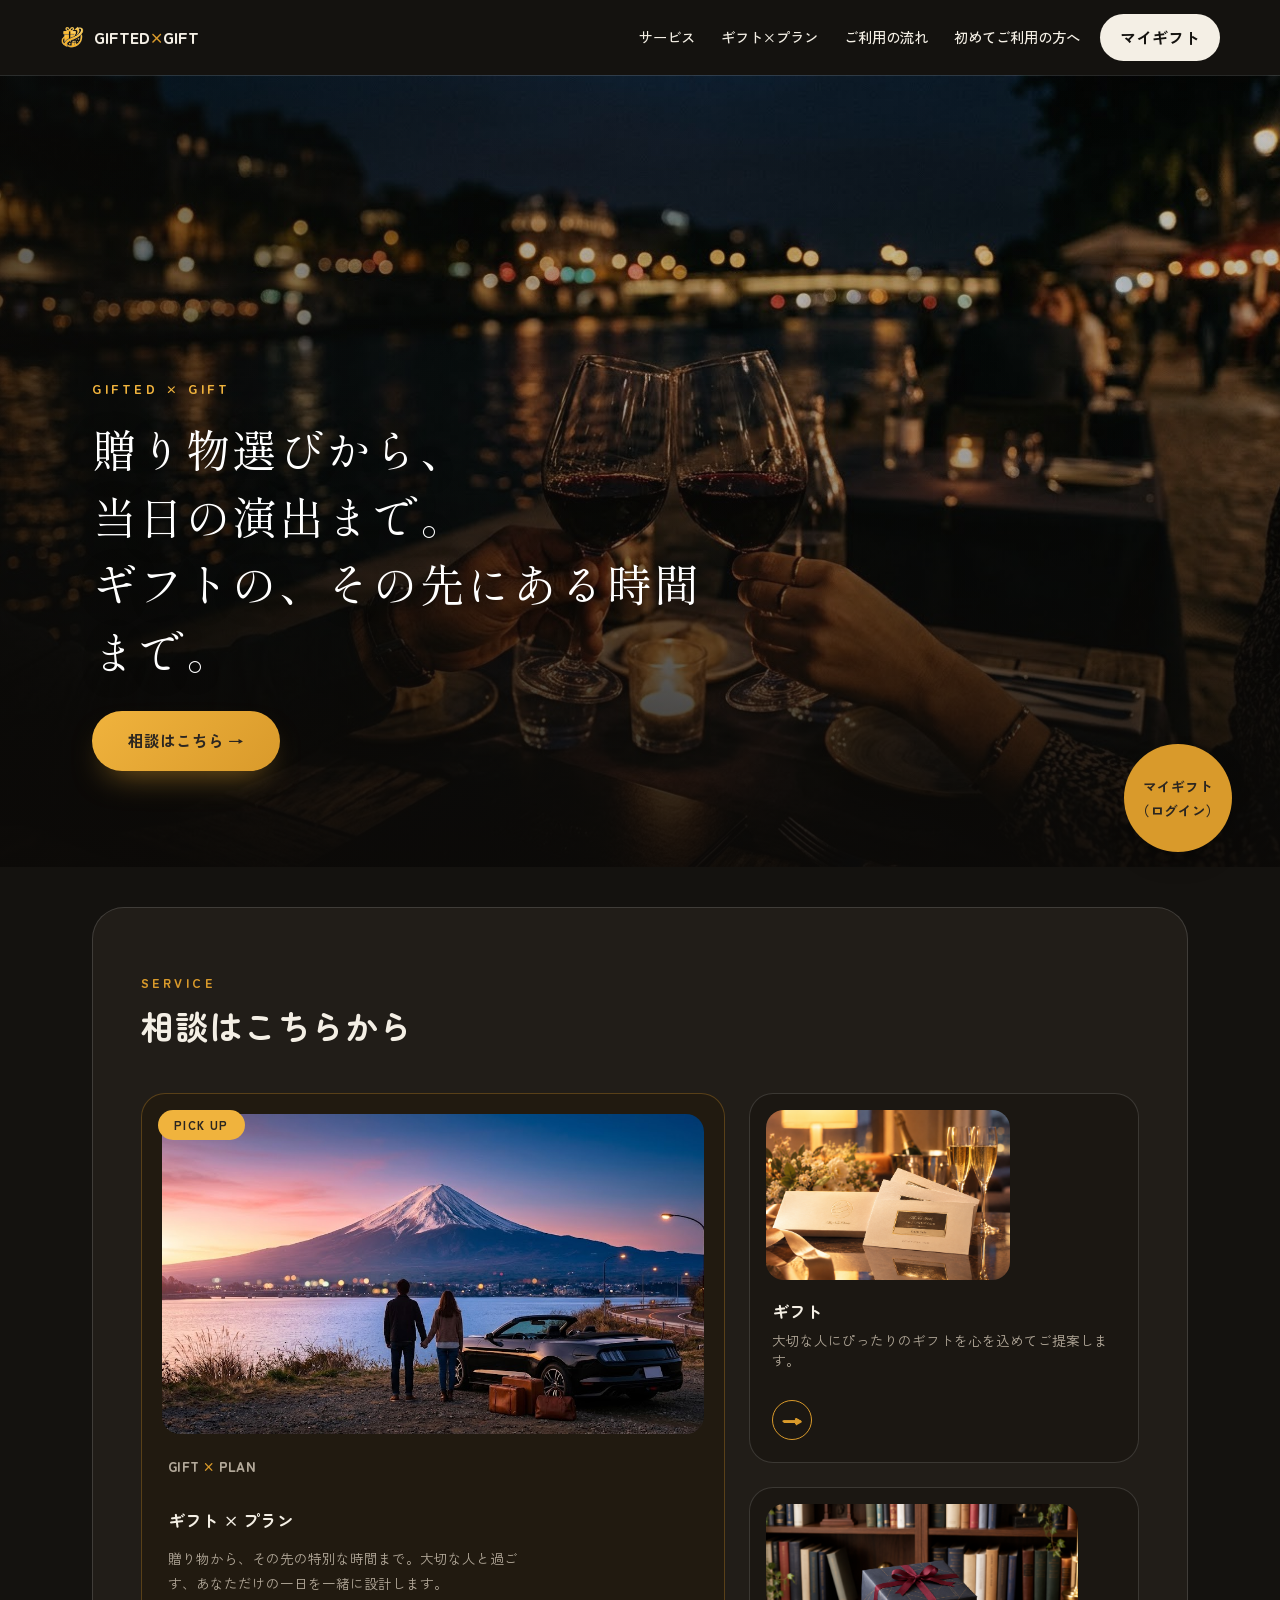
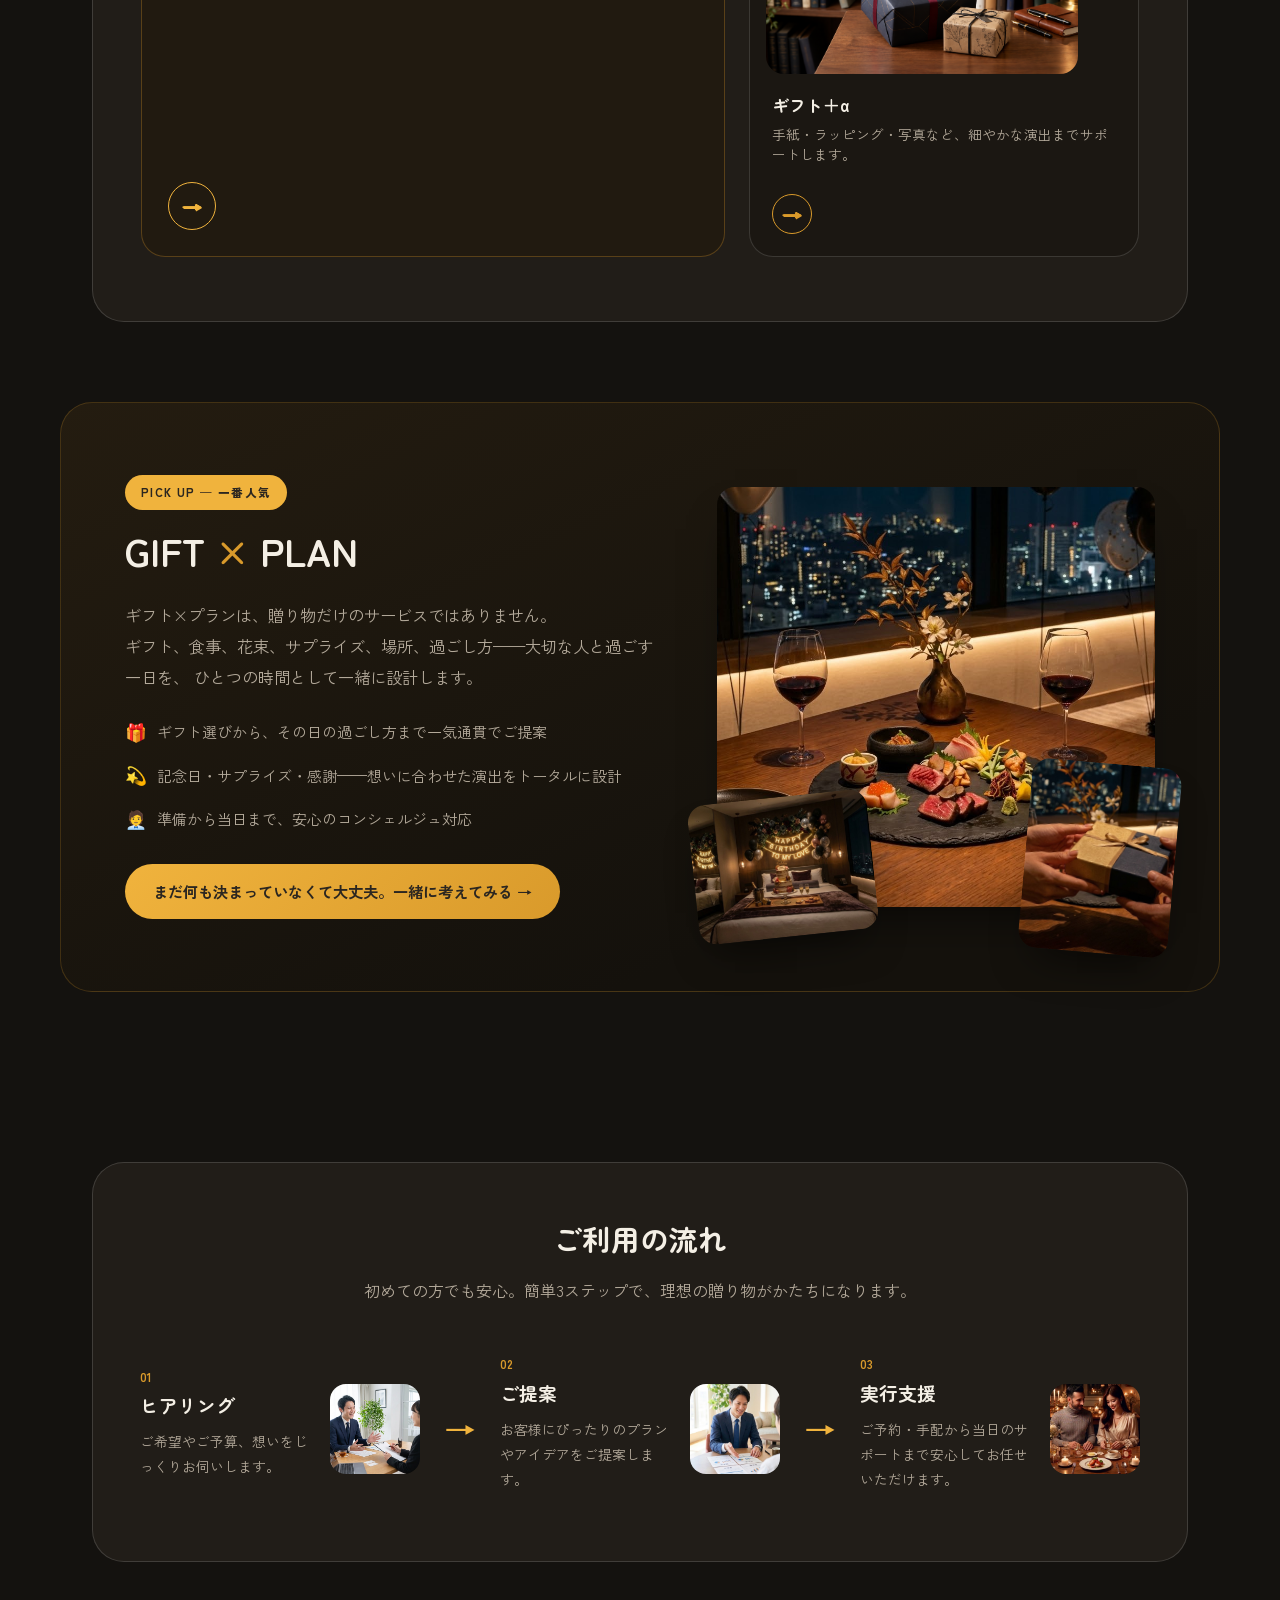
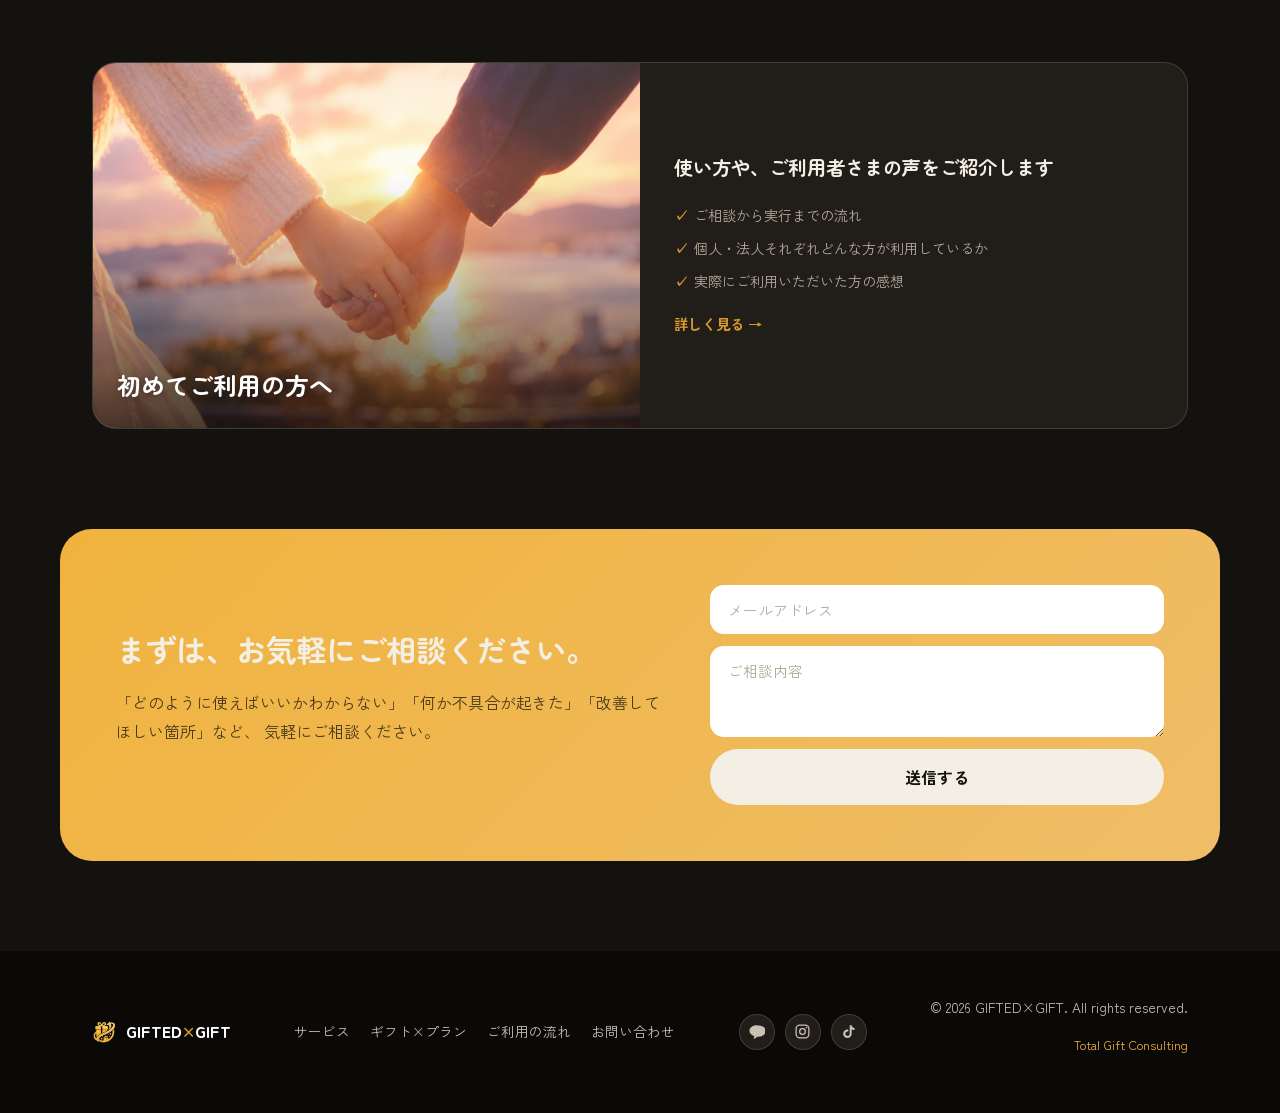
<file: index.html>
<!DOCTYPE html>
<html lang="ja">
<head>
<meta charset="UTF-8">
<meta name="viewport" content="width=device-width, initial-scale=1.0">
<title>GIFTED×GIFT ｜ Total Gift Consulting</title>
<meta name="description" content="贈り物も、旅の時間も、想いを形にするお手伝い。GIFTED×GIFTのギフト×プラン、1Dayプラン、ギフト選定サービス。">
<link rel="preconnect" href="https://fonts.googleapis.com">
<link rel="preconnect" href="https://fonts.gstatic.com" crossorigin>
<link href="https://fonts.googleapis.com/css2?family=Zen+Maru+Gothic:wght@500;700;900&family=Zen+Kaku+Gothic+New:wght@400;500;700&family=Yomogi&family=Shippori+Mincho:wght@400;500;600;700&display=swap" rel="stylesheet">
<link rel="stylesheet" href="styles.css">
</head>
<body>

<header class="site-header">
  <div class="wrap header-inner">
    <a href="#top" class="brand">
      <img src="images/logo-mark-transparent.png" alt="GIFTED×GIFT" class="brand-mark">
      <span class="brand-name">GIFTED<span class="brand-x">×</span>GIFT</span>
    </a>

    <div class="header-right">
      <nav class="site-nav" id="siteNav">
        <a href="#services">サービス</a>
        <a href="#travel">ギフト×プラン</a>
        <a href="#flow">ご利用の流れ</a>
        <a href="#about">初めてご利用の方へ</a>
      </nav>
      <button type="button" class="nav-cta" id="navMyGift">マイギフト</button>
      <button class="nav-toggle" id="navToggle" aria-label="メニューを開く" aria-expanded="false">
        <span></span><span></span><span></span>
      </button>
    </div>
  </div>
</header>

<main id="top">

  <section class="hero">
    <div class="hero-visual" id="heroVisual">
      <img src="images/hero-1.jpg" alt="ワインで乾杯するふたり" class="hero-photo is-active">
      <img src="images/hero-2.jpg" alt="夕暮れのビーチでギフトを渡すふたり" class="hero-photo">
      <img src="images/hero-3.jpg" alt="誕生日を彩るホテルルーム" class="hero-photo">
      <img src="images/hero-4.jpg" alt="夜景を望むディナー" class="hero-photo">
      <div class="hero-scrim"></div>
    </div>
    <div class="hero-wrap">
      <div class="hero-copy">
        <p class="hero-eyebrow">GIFTED × GIFT</p>
        <h1>贈り物選びから、<br>当日の演出まで。<br>ギフトの、その先にある時間まで。</h1>
        <a href="consult-line.html" class="btn btn-hero-cta">相談はこちら →</a>
      </div>
    </div>
  </section>

  <section class="pickup-feature mobile-only wrap">
    <span class="pickup-badge">PICK UP</span>
    <a href="gift-travel.html" class="pickup-card">
      <div class="pickup-photo"><img src="images/gift-plan.jpg" alt=""></div>
      <div class="pickup-body">
        <h3>GIFT <span class="brand-x">×</span> PLAN</h3>
        <p>贈り物から、特別な時間まで。大切な人と過ごす、あなただけのプランを。</p>
      </div>
      <span class="pickup-arrow">→</span>
    </a>
  </section>

  <section id="services" class="services">
    <div class="wrap">
      <div class="services-inner">
      <p class="services-eyebrow">SERVICE</p>
      <h2 class="services-title">相談はこちらから</h2>
      <div class="service-grid">
        <button type="button" class="service-card service-card--featured service-card--pickup-dupe" data-target="gift-travel.html">
          <span class="service-ribbon">PICK UP</span>
          <div class="service-photo-wrap">
            <img src="images/gift-plan.jpg" alt="" class="service-photo">
          </div>
          <div class="service-body">
            <p class="service-kicker">GIFT <span class="brand-x">×</span> PLAN</p>
            <h3>ギフト × プラン</h3>
            <p>贈り物から、その先の特別な時間まで。大切な人と過ごす、あなただけの一日を一緒に設計します。</p>
            <span class="service-arrow">→</span>
          </div>
        </button>

        <button type="button" class="service-card" data-target="gift-selection.html">
          <div class="service-photo-wrap">
            <img src="images/gift-card.jpg" alt="" class="service-photo">
          </div>
          <div class="service-body">
            <h3>ギフト</h3>
            <p>大切な人にぴったりのギフトを心を込めてご提案します。</p>
            <span class="service-arrow">→</span>
          </div>
        </button>

        <button type="button" class="service-card" data-target="other-services.html">
          <div class="service-photo-wrap">
            <img src="images/gift-plus-alpha.jpg" alt="" class="service-photo">
          </div>
          <div class="service-body">
            <h3>ギフト＋α</h3>
            <p>手紙・ラッピング・写真など、細やかな演出までサポートします。</p>
            <span class="service-arrow">→</span>
          </div>
        </button>
      </div>
      </div>
    </div>
  </section>

  <section id="travel" class="travel-feature">
    <div class="wrap travel-inner">
      <div class="travel-copy">
        <span class="badge badge-light">PICK UP ─ 一番人気</span>
        <h2>GIFT <span class="brand-x">×</span> PLAN</h2>
        <p>
          ギフト×プランは、贈り物だけのサービスではありません。<br>
          ギフト、食事、花束、サプライズ、場所、過ごし方——大切な人と過ごす一日を、
          ひとつの時間として一緒に設計します。
        </p>

        <ul class="feature-list">
          <li><span class="feature-icon">🎁</span>ギフト選びから、その日の過ごし方まで一気通貫でご提案</li>
          <li><span class="feature-icon">💫</span>記念日・サプライズ・感謝——想いに合わせた演出をトータルに設計</li>
          <li><span class="feature-icon">🧑‍💼</span>準備から当日まで、安心のコンシェルジュ対応</li>
        </ul>

        <a href="gift-plan-details.html" class="btn btn-gold">まだ何も決まっていなくて大丈夫。一緒に考えてみる →</a>
      </div>

      <div class="travel-photos">
        <img src="images/travel-2.jpg" alt="誕生日を彩るホテルルーム" class="photo photo--left">
        <img src="images/travel-1.jpg" alt="夜景を望むディナー" class="photo photo--center">
        <img src="images/travel-3.jpg" alt="ギフトを渡すひととき" class="photo photo--right">
      </div>
    </div>
  </section>

  <section id="flow" class="flow">
    <div class="wrap">
      <div class="flow-inner">
      <h2 class="center">ご利用の流れ</h2>
      <p class="center flow-lead">初めての方でも安心。簡単3ステップで、理想の贈り物がかたちになります。</p>

      <div class="flow-steps">
        <div class="flow-step">
          <div class="flow-step-text">
            <span class="step-tag">01</span>
            <h3>ヒアリング</h3>
            <p>ご希望やご予算、想いをじっくりお伺いします。</p>
          </div>
          <span class="step-icon"><img src="images/flow-hearing.jpg" alt=""></span>
        </div>
        <span class="step-arrow">→</span>
        <div class="flow-step">
          <div class="flow-step-text">
            <span class="step-tag">02</span>
            <h3>ご提案</h3>
            <p>お客様にぴったりのプランやアイデアをご提案します。</p>
          </div>
          <span class="step-icon"><img src="images/flow-proposal.jpg" alt=""></span>
        </div>
        <span class="step-arrow">→</span>
        <div class="flow-step">
          <div class="flow-step-text">
            <span class="step-tag">03</span>
            <h3>実行支援</h3>
            <p>ご予約・手配から当日のサポートまで安心してお任せいただけます。</p>
          </div>
          <span class="step-icon"><img src="images/flow-execution.jpg" alt=""></span>
        </div>
      </div>
      </div>
    </div>
  </section>

  <section id="about" class="audience">
    <div class="wrap">
      <div class="first-time-card">
        <div class="first-time-image">
          <img src="images/first-time.jpg" alt="初めてご利用の方へ">
          <a href="first-time.html" class="first-time-label">初めてご利用の方へ</a>
        </div>
        <div class="first-time-body">
          <h3>使い方や、ご利用者さまの声をご紹介します</h3>
          <ul class="check-list">
            <li>ご相談から実行までの流れ</li>
            <li>個人・法人それぞれどんな方が利用しているか</li>
            <li>実際にご利用いただいた方の感想</li>
          </ul>
          <a href="first-time.html" class="first-time-more">詳しく見る →</a>
        </div>
      </div>
    </div>
  </section>

  <section id="contact" class="contact">
    <div class="wrap contact-panel">
      <div class="contact-copy">
        <h2>まずは、お気軽にご相談ください。</h2>
        <p>
          「どのように使えばいいかわからない」「何か不具合が起きた」「改善してほしい箇所」など、
          気軽にご相談ください。
        </p>
      </div>

      <form class="contact-form" id="contactForm">
        <input type="email" id="contactEmail" placeholder="メールアドレス" required>
        <textarea id="contactNotes" placeholder="ご相談内容" rows="3"></textarea>
        <button type="submit" class="btn btn-dark btn-large">送信する</button>
      </form>
    </div>
  </section>

</main>

<footer class="site-footer">
  <div class="wrap footer-inner">
    <div class="footer-brand">
      <img src="images/logo-mark-transparent.png" alt="GIFTED×GIFT" class="brand-mark">
      <span class="brand-name brand-name--small">GIFTED<span class="brand-x">×</span>GIFT</span>
    </div>
    <nav class="footer-nav">
      <a href="#services">サービス</a>
      <a href="#travel">ギフト×プラン</a>
      <a href="#flow">ご利用の流れ</a>
      <a href="#contact">お問い合わせ</a>
    </nav>
    <div class="footer-social">
      <a href="https://line.me/R/ti/p/@430uoiak" class="social-link social-link--line" aria-label="LINE公式アカウント" target="_blank" rel="noopener">
        <svg viewBox="0 0 24 24" fill="currentColor"><path d="M12 3C6.48 3 2 6.58 2 11c0 3.54 2.92 6.53 6.94 7.58-.15.55-.96 3.44-.99 3.66 0 0-.02.16.09.23.1.06.23.02.23.02.3-.04 3.5-2.3 4.9-3.24.58.08 1.17.13 1.83.13 5.52 0 10-3.58 10-8s-4.48-8-10-8z"/></svg>
      </a>
      <a href="#" class="social-link social-link--instagram" aria-label="Instagram" target="_blank" rel="noopener">
        <svg viewBox="0 0 24 24" fill="none" stroke="currentColor" stroke-width="1.8"><rect x="3" y="3" width="18" height="18" rx="5"/><circle cx="12" cy="12" r="4"/><circle cx="17.5" cy="6.5" r="1.1" fill="currentColor" stroke="none"/></svg>
      </a>
      <a href="#" class="social-link social-link--tiktok" aria-label="TikTok" target="_blank" rel="noopener">
        <svg viewBox="0 0 24 24" fill="currentColor"><path d="M16.5 3c.4 2.2 1.9 3.7 4.1 4v3c-1.5 0-2.9-.4-4.1-1.2v6.3c0 3.3-2.7 6-6 6s-6-2.7-6-6 2.7-6 6-6c.4 0 .8 0 1.1.1v3.1a3 3 0 1 0 2.1 2.9V3h2.8z"/></svg>
      </a>
    </div>
    <div class="footer-meta">
      <p>&copy; 2026 GIFTED×GIFT. All rights reserved.</p>
      <p class="footer-tagline">Total Gift Consulting</p>
    </div>
  </div>
</footer>

<div class="gate-overlay" id="gateOverlay" hidden>
  <div class="gate-modal">
    <button class="gate-close" id="gateClose" type="button" aria-label="閉じる">×</button>

    <div class="gate-step" id="gateChoice">
      <h3>ご利用方法をお選びください</h3>
      <p>初めての方も、以前ご相談いただいた方も、こちらからどうぞ。</p>
      <div class="gate-actions">
        <button type="button" class="btn btn-primary" id="gateNewUser">新規利用でお申し込み</button>
        <button type="button" class="btn btn-outline" id="gateLogin">ログイン</button>
      </div>
    </div>

    <div class="gate-step" id="gateLoginEmail" hidden>
      <h3>ログイン</h3>
      <p>ご登録のメールアドレスと確認コードを入力してください。</p>
      <label class="gate-field">メールアドレス
        <input type="email" id="loginEmailInput" placeholder="example@mail.com">
      </label>
      <label class="gate-field">
        <input type="text" id="loginCodeInput" maxlength="6" inputmode="numeric" placeholder="123456">
      </label>
      <button type="button" class="btn btn-primary" id="verifyCodeBtn">ログイン</button>
      <a href="gift-travel.html" class="gate-back" id="backToChoice1">初めての方はこちら</a>
    </div>
  </div>
</div>

<button type="button" class="floating-mygift-btn" id="floatingMyGift">マイギフト<br>（ログイン）</button>

<nav class="tab-bar mobile-only" aria-label="モバイルナビゲーション">
  <a href="#top" class="tab-bar-item">
    <span class="tab-bar-icon">🏠</span><span>ホーム</span>
  </a>
  <a href="#services" class="tab-bar-item">
    <span class="tab-bar-icon">✨</span><span>サービス</span>
  </a>
  <button type="button" class="tab-bar-item" id="tabBarMyGift">
    <span class="tab-bar-icon">♡</span><span>マイギフト</span>
  </button>
  <a href="#contact" class="tab-bar-item">
    <span class="tab-bar-icon">💬</span><span>相談する</span>
  </a>
</nav>

<script src="config.js"></script>
<script src="script.js"></script>
<script src="gate.js"></script>
</body>
</html>
</file>
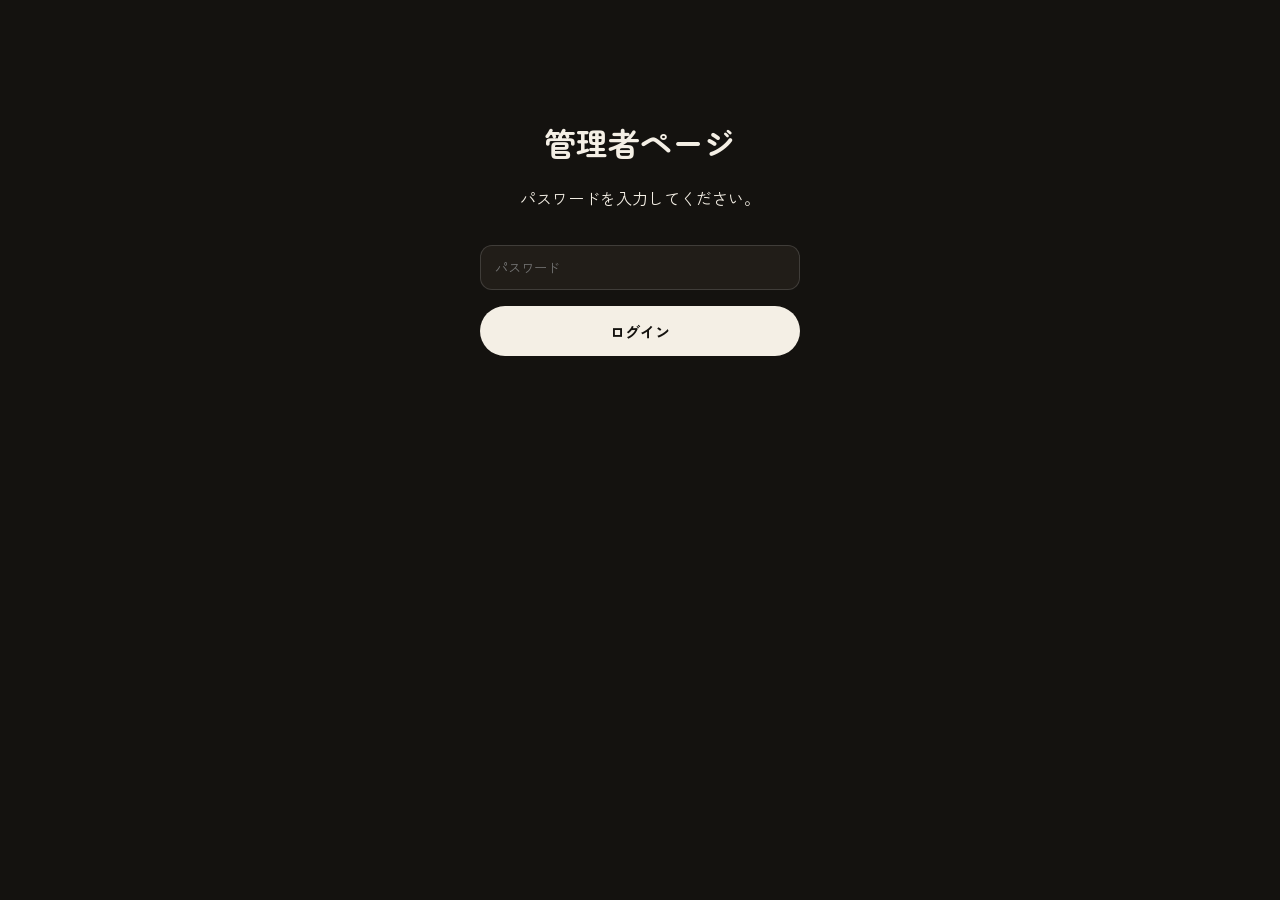
<file: admin-dashboard.html>
<!DOCTYPE html>
<html lang="ja">
<head>
<meta charset="UTF-8">
<meta name="viewport" content="width=device-width, initial-scale=1.0">
<meta name="robots" content="noindex, nofollow">
<title>管理者ページ ｜ GIFTED×GIFT</title>
<link rel="preconnect" href="https://fonts.googleapis.com">
<link rel="preconnect" href="https://fonts.gstatic.com" crossorigin>
<link href="https://fonts.googleapis.com/css2?family=Zen+Maru+Gothic:wght@500;700;900&family=Zen+Kaku+Gothic+New:wght@400;500;700&display=swap" rel="stylesheet">
<link rel="stylesheet" href="styles.css">
<style>
  #adminGate { max-width: 360px; margin: 120px auto; text-align: center; padding: 0 20px; }
  #adminGate input { width: 100%; padding: 12px 14px; border-radius: 12px; border: 1px solid var(--line); margin: 16px 0; font-family: var(--font-body); background: var(--cream-card); color: var(--ink); }
  #adminDashboard { display: none; }
  .admin-toolbar { display: flex; gap: 12px; align-items: center; margin: 24px 0; flex-wrap: wrap; }
  .admin-toolbar input[type="search"] { flex: 1; min-width: 200px; padding: 12px 16px; border-radius: 12px; border: 1px solid var(--line); font-family: var(--font-body); background: var(--cream-card); color: var(--ink); }
  .admin-count { font-size: 0.85rem; color: var(--ink-soft); }
  .admin-card { background: var(--cream-card); border: 1px solid var(--line); border-radius: 20px; padding: 22px 24px; margin-bottom: 14px; }
  .admin-card.is-handled { opacity: 0.5; }
  .admin-top { display: flex; justify-content: space-between; align-items: baseline; gap: 12px; flex-wrap: wrap; margin-bottom: 10px; }
  .admin-page-tag { font-size: 0.75rem; font-weight: 700; color: var(--gold-deep); background: var(--cream); padding: 4px 12px; border-radius: 999px; }
  .admin-date { font-size: 0.78rem; color: var(--ink-soft); }
  .admin-email { font-size: 0.88rem; color: var(--gold-deep); margin-bottom: 8px; word-break: break-all; }
  .admin-detail { background: var(--cream); border-radius: 12px; padding: 4px 14px; margin-bottom: 8px; }
  .admin-category { padding: 10px 0; }
  .admin-category + .admin-category { border-top: 1px solid var(--line); }
  .admin-category-name { font-size: 0.85rem; font-weight: 700; color: var(--gold-deep); margin-bottom: 6px; }
  .admin-field-row { display: flex; justify-content: space-between; gap: 16px; font-size: 0.85rem; padding: 3px 0; }
  .admin-field-label { color: var(--ink-soft); flex-shrink: 0; }
  .admin-field-value { color: var(--ink); text-align: right; }
  .admin-notes { font-size: 0.85rem; color: var(--ink-soft); }
  .admin-check { display: flex; align-items: center; gap: 8px; font-size: 0.85rem; color: var(--ink-soft); margin-top: 10px; }
  .admin-state { text-align: center; color: var(--ink-soft); padding: 60px 20px; }
  .admin-error { color: #E2694A; }

  .admin-partner-panel { margin-bottom: 8px; }
  .admin-partner-label { font-size: 0.78rem; color: var(--ink-soft); margin-bottom: 6px; }
  .admin-partner-links { display: flex; flex-wrap: wrap; gap: 8px; }
  .admin-partner-link {
    font-size: 0.8rem; font-weight: 700; color: var(--gold-deep);
    background: var(--cream); border-radius: 999px; padding: 6px 14px;
    text-decoration: none;
  }
  .admin-partner-link:hover { background: #2A241D; }

  .admin-plan-panel { background: var(--cream); border-radius: 12px; padding: 16px; margin-top: 12px; }
  .admin-plan-field { display: block; font-size: 0.85rem; color: var(--ink-soft); margin-bottom: 12px; }
  .admin-plan-field input, .admin-plan-field select { display: block; width: 100%; margin-top: 4px; padding: 8px 10px; border-radius: 8px; border: 1px solid var(--line); font-family: inherit; background: var(--cream-card); color: var(--ink); }
  .admin-plan-table { width: 100%; border-collapse: collapse; margin-bottom: 10px; }
  .admin-plan-table th { text-align: left; font-size: 0.75rem; color: var(--ink-soft); padding: 4px 6px; }
  .admin-plan-table td { padding: 3px; }
  .admin-plan-table input { width: 100%; padding: 7px 8px; border-radius: 6px; border: 1px solid var(--line); font-family: inherit; font-size: 0.85rem; background: var(--cream-card); color: var(--ink); }
  .plan-row-remove { border: none; background: none; color: var(--ink-soft); cursor: pointer; font-size: 1rem; padding: 0 6px; }
  .admin-plan-actions { display: flex; justify-content: space-between; align-items: center; gap: 12px; margin-top: 10px; flex-wrap: wrap; }
  .plan-ai-note { font-size: 0.76rem; color: var(--ink-soft); margin: 6px 0 12px; }

  .admin-shiori-panel { background: var(--cream); border-radius: 12px; padding: 16px; margin-top: 12px; border: 1px dashed var(--line); }
  .admin-shiori-panel h4 { font-size: 0.92rem; margin-bottom: 12px; }
  .admin-shiori-panel textarea { display: block; width: 100%; margin-top: 4px; padding: 8px 10px; border-radius: 8px; border: 1px solid var(--line); font-family: inherit; background: var(--cream-card); color: var(--ink); resize: vertical; }

  .admin-email-row {
    display: flex;
    justify-content: space-between;
    align-items: center;
    gap: 12px;
    width: 100%;
    background: var(--cream-card);
    border: 1px solid var(--line);
    border-radius: 14px;
    padding: 16px 20px;
    margin-bottom: 10px;
    font-family: inherit;
    cursor: pointer;
    text-align: left;
    transition: background 0.15s ease;
  }
  .admin-email-row:hover { background: #2A241D; }
  .admin-email-row-left { display: flex; align-items: center; gap: 10px; min-width: 0; }
  .admin-email-row-email { font-size: 0.95rem; font-weight: 700; color: var(--gold-deep); word-break: break-all; }
  .admin-email-row-meta { font-size: 0.78rem; color: var(--ink-soft); flex-shrink: 0; white-space: nowrap; }

  .admin-status-badge {
    display: inline-block;
    flex-shrink: 0;
    font-size: 0.72rem;
    font-weight: 700;
    padding: 4px 10px;
    border-radius: 999px;
    white-space: nowrap;
  }
  .admin-status-badge.status-sent { background: rgba(123, 194, 110, 0.18); color: var(--sage-deep, #7BC26E); }
  .admin-status-badge.status-progress { background: rgba(240, 179, 61, 0.18); color: var(--gold-deep); }
  .admin-status-badge.status-confirmed { background: rgba(179, 169, 154, 0.18); color: var(--ink-soft); }
  .admin-status-badge.status-none { background: rgba(226, 105, 74, 0.16); color: #E2694A; }
  .admin-status-badge.status-live {
    background: #E2694A; color: #fff;
    animation: admin-live-pulse 1.6s ease-in-out infinite;
  }
  @keyframes admin-live-pulse {
    0%, 100% { opacity: 1; }
    50% { opacity: 0.55; }
  }

  .admin-refresh-note { font-size: 0.78rem; color: var(--ink-soft); }
  .admin-back-btn { margin-bottom: 16px; }

  .admin-quick-panel { background: var(--cream-card); border: 1px solid var(--line); border-radius: 20px; padding: 20px 22px; margin: 24px 0; }
  .admin-quick-panel h3 { font-size: 1rem; margin-bottom: 4px; }
  .admin-quick-panel .admin-quick-sub { font-size: 0.78rem; color: var(--ink-soft); margin-bottom: 14px; }
  .admin-quick-row {
    display: block;
    width: 100%;
    text-align: left;
    background: var(--cream);
    border: 1px solid var(--line);
    border-radius: 12px;
    padding: 12px 16px;
    margin-bottom: 8px;
    font-family: inherit;
    cursor: pointer;
  }
  .admin-quick-row:hover { background: #2A241D; }
  .admin-quick-row:last-child { margin-bottom: 0; }
  .admin-quick-top { display: flex; justify-content: space-between; gap: 12px; margin-bottom: 4px; }
  .admin-quick-email { font-size: 0.85rem; font-weight: 700; color: var(--gold-deep); word-break: break-all; }
  .admin-quick-date { font-size: 0.75rem; color: var(--ink-soft); flex-shrink: 0; white-space: nowrap; }
  .admin-quick-notes { font-size: 0.85rem; color: var(--ink); white-space: pre-wrap; }
</style>
</head>
<body>

<div id="adminGate">
  <h1>管理者ページ</h1>
  <p>パスワードを入力してください。</p>
  <input type="password" id="adminPassword" placeholder="パスワード">
  <button type="button" class="btn btn-primary" id="adminLoginBtn" style="width:100%;">ログイン</button>
</div>

<div id="adminDashboard">
  <div class="wrap">
    <header class="header-inner" style="padding-top:24px;">
      <h1 style="font-size:1.3rem;">ご相談・依頼一覧</h1>
      <div style="display:flex; align-items:center; gap:12px;">
        <span class="admin-refresh-note" id="autoRefreshNote"></span>
        <a href="admin-mygift-form.html" class="btn btn-primary" id="mygiftCreateBtn">＋ マイギフト作成</a>
        <button type="button" class="btn btn-outline" id="reloadBtn">再読み込み</button>
      </div>
    </header>

    <div id="quickContactArea"></div>

    <div class="admin-toolbar">
      <input type="search" id="searchInput" placeholder="ページ・メールアドレス・内容で検索">
      <span class="admin-count" id="countBadge"></span>
    </div>

    <div id="listArea">
      <div class="admin-state">読み込み中です…</div>
    </div>
  </div>
</div>

<script src="config.js"></script>
<script>
  var allItems = [];
  var currentEmail = null;
  var adminKey = null;
  var handledIds = JSON.parse(localStorage.getItem('gitedgift_admin_handled') || '[]');
  var sentIds = JSON.parse(localStorage.getItem('gitedgift_admin_sent') || '[]');

  // ---------- ステータス管理（済／進行中／確認／未 と LIVE 表示） ----------
  function itemId(item) {
    return (item && item.email || 'noemail') + '::' + (item && item.date || 'nodate');
  }

  function markSent(id) {
    if (sentIds.indexOf(id) === -1) {
      sentIds.push(id);
      localStorage.setItem('gitedgift_admin_sent', JSON.stringify(sentIds));
    }
  }

  function hasDraft(id) {
    return !!localStorage.getItem('gitedgift_admin_plan_draft_' + id);
  }

  // Instagramの「入力中…」のように、直近の操作から数秒だけ表示する“今まさに触っている”サイン
  var LIVE_WINDOW_MS = 8000;
  function touchLastActive(id) {
    try { localStorage.setItem('gitedgift_admin_active_' + id, String(Date.now())); } catch (e) {}
  }
  function isLive(id) {
    var t = Number(localStorage.getItem('gitedgift_admin_active_' + id) || 0);
    return t > 0 && (Date.now() - t) < LIVE_WINDOW_MS;
  }

  function findItemById(id) {
    for (var i = 0; i < allItems.length; i++) {
      if (itemId(allItems[i]) === id) return allItems[i];
    }
    return null;
  }

  // LIVE表示の消灯をリアルタイムに反映するため、データの再取得なしでバッジだけを短い周期で更新する
  function updateAllVisibleBadges() {
    Array.prototype.forEach.call(document.querySelectorAll('.admin-status-slot[data-item-id]'), function (slot) {
      var item = findItemById(slot.dataset.itemId);
      if (item) slot.innerHTML = statusBadgeHtml(item);
    });
  }

  var badgeTickTimer = null;
  function startBadgeTicker() {
    if (badgeTickTimer) clearInterval(badgeTickTimer);
    badgeTickTimer = setInterval(updateAllVisibleBadges, 2000);
  }

  var STATUS_META = {
    sent:      { label: '済',    cls: 'status-sent' },
    progress:  { label: '進行中', cls: 'status-progress' },
    confirmed: { label: '確認',  cls: 'status-confirmed' },
    none:      { label: '未',    cls: 'status-none' },
  };

  function getItemStatus(item) {
    var id = itemId(item);
    if (sentIds.indexOf(id) !== -1) return 'sent';
    if (hasDraft(id)) return 'progress';
    if (handledIds.indexOf(id) !== -1) return 'confirmed';
    return 'none';
  }

  function statusBadgeHtml(item) {
    var id = itemId(item);
    if (isLive(id)) return '<span class="admin-status-badge status-live">LIVE</span>';
    var meta = STATUS_META[getItemStatus(item)];
    return '<span class="admin-status-badge ' + meta.cls + '">' + meta.label + '</span>';
  }

  document.getElementById('adminLoginBtn').addEventListener('click', function () {
    var input = document.getElementById('adminPassword').value.trim();
    if (!input) {
      alert('パスワードを入力してください。');
      return;
    }
    adminKey = input;
    document.getElementById('adminGate').style.display = 'none';
    document.getElementById('adminDashboard').style.display = 'block';
    loadSubmissions();
    startAutoRefresh();
    startBadgeTicker();
  });

  document.getElementById('reloadBtn').addEventListener('click', function () { loadSubmissions(); });

  function loadSubmissions() {
    document.getElementById('listArea').innerHTML = '<div class="admin-state">読み込み中です…</div>';

    if (!SITE_CONFIG.SUBMISSION_ENDPOINT || SITE_CONFIG.SUBMISSION_ENDPOINT.indexOf('script.google.com') === -1) {
      document.getElementById('listArea').innerHTML =
        '<div class="admin-state admin-error">config.js の SUBMISSION_ENDPOINT がまだ設定されていません。Apps ScriptのURLを設定してください。</div>';
      return;
    }

    var url = SITE_CONFIG.SUBMISSION_ENDPOINT + '?key=' + encodeURIComponent(adminKey || '');

    fetch(url)
      .then(function (res) { return res.json(); })
      .then(function (data) {
        if (data && data.error) {
          document.getElementById('listArea').innerHTML =
            '<div class="admin-state admin-error">認証エラー：パスワードが正しくありません。ページを再読み込みして、Apps Script側のSECRETと同じパスワードを入力してください。</div>';
          return;
        }
        allItems = data || [];
        currentEmail = null;
        renderQuickContacts(allItems);
        renderEmailList(allItems);
      })
      .catch(function () {
        document.getElementById('listArea').innerHTML =
          '<div class="admin-state admin-error">読み込みに失敗しました。Apps ScriptのURLやデプロイ設定をご確認ください。</div>';
      });
  }

  // ---------- 自動更新（開いているプラン編集欄・スクロール位置・検索条件を保ったまま裏で更新） ----------
  var AUTO_REFRESH_MS = 20000;
  var autoRefreshTimer = null;

  function getOpenPanelItemIds() {
    var ids = [];
    Array.prototype.forEach.call(document.querySelectorAll('.admin-plan-panel'), function (panel) {
      if (!panel.hidden && panel.dataset.itemId) ids.push(panel.dataset.itemId);
    });
    return ids;
  }

  function reopenPanels(ids) {
    if (!ids || !ids.length) return;
    Array.prototype.forEach.call(document.querySelectorAll('.admin-plan-panel'), function (panel) {
      if (ids.indexOf(panel.dataset.itemId) !== -1) panel.hidden = false;
    });
  }

  function isUserActivelyTyping() {
    var active = document.activeElement;
    if (!active || !active.closest) return false;
    if (!active.closest('.admin-plan-panel')) return false;
    return active.tagName === 'INPUT' || active.tagName === 'TEXTAREA' || active.tagName === 'SELECT';
  }

  function silentRefresh() {
    if (!adminKey) return;
    if (!SITE_CONFIG.SUBMISSION_ENDPOINT || SITE_CONFIG.SUBMISSION_ENDPOINT.indexOf('script.google.com') === -1) return;
    if (isUserActivelyTyping()) return; // 入力中は今回だけスキップ（次の周期でまた試す）

    // 開いているプラン編集欄があれば、内容を失わないよう自動で一時保存してから更新する
    Array.prototype.forEach.call(document.querySelectorAll('.admin-plan-panel'), function (panel) {
      if (panel.hidden) return;
      var btn = panel.querySelector('.plan-draft-btn');
      if (btn) btn.click();
    });

    var openIds = getOpenPanelItemIds();
    var scrollY = window.scrollY;
    var url = SITE_CONFIG.SUBMISSION_ENDPOINT + '?key=' + encodeURIComponent(adminKey || '');

    fetch(url)
      .then(function (res) { return res.json(); })
      .then(function (data) {
        if (data && data.error) return;
        allItems = data || [];
        renderQuickContacts(allItems);

        var searchInput = document.getElementById('searchInput');
        if (searchInput.value.trim()) {
          searchInput.dispatchEvent(new Event('input'));
        } else if (currentEmail) {
          renderEmailDetail(currentEmail);
        } else {
          renderEmailList(allItems);
        }

        reopenPanels(openIds);
        window.scrollTo(0, scrollY);
      })
      .catch(function () {}); // 自動更新の失敗は静かに無視し、次の周期で再試行する
  }

  function startAutoRefresh() {
    if (autoRefreshTimer) clearInterval(autoRefreshTimer);
    autoRefreshTimer = setInterval(silentRefresh, AUTO_REFRESH_MS);
    var note = document.getElementById('autoRefreshNote');
    if (note) note.textContent = '自動更新中（' + Math.round(AUTO_REFRESH_MS / 1000) + '秒ごと）';
  }

  function isQuickContact(raw) {
    var categories;
    try { categories = JSON.parse(raw); } catch (e) { return false; }
    if (!Array.isArray(categories)) return false;
    return categories.some(function (cat) { return cat && cat.name === '無料相談フォーム'; });
  }

  function renderQuickContacts(items) {
    var area = document.getElementById('quickContactArea');
    var quickItems = items.filter(function (item) { return isQuickContact(item.categories); })
      .sort(function (a, b) { return new Date(b.date || 0) - new Date(a.date || 0); });

    if (quickItems.length === 0) {
      area.innerHTML = '';
      return;
    }

    area.innerHTML =
      '<div class="admin-quick-panel">' +
        '<h3>💬 簡易お問い合わせ（トップページのフォームより）</h3>' +
        '<p class="admin-quick-sub">' + quickItems.length + '件 ・クリックでその方の詳細を表示します</p>' +
        quickItems.map(function (item) {
          var dateStr = item.date ? new Date(item.date).toLocaleString('ja-JP') : '';
          return (
            '<button type="button" class="admin-quick-row" data-email="' + escapeHtml(item.email || '') + '">' +
              '<div class="admin-quick-top">' +
                '<span class="admin-quick-email">' + escapeHtml(item.email || '（メールアドレスなし）') + '</span>' +
                '<span class="admin-quick-date">' + escapeHtml(dateStr) + '</span>' +
              '</div>' +
              (item.notes ? '<div class="admin-quick-notes">' + escapeHtml(item.notes) + '</div>' : '') +
            '</button>'
          );
        }).join('') +
      '</div>';

    Array.prototype.forEach.call(area.querySelectorAll('.admin-quick-row'), function (btn) {
      btn.addEventListener('click', function () {
        currentEmail = btn.dataset.email;
        document.getElementById('searchInput').value = '';
        renderEmailDetail(currentEmail);
        document.getElementById('listArea').scrollIntoView({ behavior: 'smooth', block: 'start' });
      });
    });
  }

  function renderEmailList(items) {
    var listArea = document.getElementById('listArea');
    var groups = {};

    items.forEach(function (item) {
      var email = item.email || '（メールアドレスなし）';
      if (!groups[email]) groups[email] = { email: email, count: 0, latest: item.date, latestItem: item };
      groups[email].count += 1;
      if (item.date && (!groups[email].latest || new Date(item.date) > new Date(groups[email].latest))) {
        groups[email].latest = item.date;
        groups[email].latestItem = item;
      }
    });

    var rows = Object.keys(groups).map(function (key) { return groups[key]; })
      .sort(function (a, b) { return new Date(b.latest || 0) - new Date(a.latest || 0); });

    document.getElementById('countBadge').textContent = rows.length + '件';

    if (rows.length === 0) {
      listArea.innerHTML = '<div class="admin-state">まだご相談の送信はありません。</div>';
      return;
    }

    listArea.innerHTML = rows.map(function (row) {
      var dateStr = row.latest ? new Date(row.latest).toLocaleString('ja-JP') : '';
      return (
        '<button type="button" class="admin-email-row" data-email="' + escapeHtml(row.email) + '">' +
          '<span class="admin-email-row-left">' +
            '<span class="admin-status-slot" data-item-id="' + escapeHtml(itemId(row.latestItem)) + '">' + statusBadgeHtml(row.latestItem) + '</span>' +
            '<span class="admin-email-row-email">' + escapeHtml(row.email) + '</span>' +
          '</span>' +
          '<span class="admin-email-row-meta">' + row.count + '件 ・最終 ' + escapeHtml(dateStr) + '</span>' +
        '</button>'
      );
    }).join('');

    Array.prototype.forEach.call(document.querySelectorAll('.admin-email-row'), function (btn) {
      btn.addEventListener('click', function () {
        currentEmail = btn.dataset.email;
        document.getElementById('searchInput').value = '';
        renderEmailDetail(currentEmail);
      });
    });
  }

  function attachBackButton() {
    var backBtn = document.createElement('button');
    backBtn.type = 'button';
    backBtn.className = 'btn btn-outline admin-back-btn';
    backBtn.textContent = '← メールアドレス一覧に戻る';
    backBtn.addEventListener('click', function () {
      currentEmail = null;
      document.getElementById('searchInput').value = '';
      renderEmailList(allItems);
    });
    document.getElementById('listArea').prepend(backBtn);
  }

  function renderEmailDetail(email) {
    var filtered = allItems.filter(function (item) {
      return (item.email || '（メールアドレスなし）') === email;
    });
    renderList(filtered);
    attachBackButton();
  }

  function renderList(items) {
    var listArea = document.getElementById('listArea');
    document.getElementById('countBadge').textContent = items.length + '件';

    if (items.length === 0) {
      listArea.innerHTML = '<div class="admin-state">まだご相談の送信はありません。</div>';
      return;
    }

    listArea.innerHTML = items.map(function (item, index) {
      var id = itemId(item);
      var isHandled = handledIds.indexOf(id) !== -1;
      var dateStr = item.date ? new Date(item.date).toLocaleString('ja-JP') : '';
      var detailHtml = renderCategories(item.categories);
      var partnerHtml = renderPartnerLinks(item.categories);

      return (
        '<div class="admin-card' + (isHandled ? ' is-handled' : '') + '">' +
          '<div class="admin-top">' +
            '<span class="admin-page-tag">' + escapeHtml(item.page || '') + '</span>' +
            '<span class="admin-status-slot" data-item-id="' + escapeHtml(id) + '">' + statusBadgeHtml(item) + '</span>' +
            '<span class="admin-date">' + escapeHtml(dateStr) + '</span>' +
          '</div>' +
          '<div class="admin-email">' + escapeHtml(item.email || '') + '</div>' +
          (detailHtml ? '<div class="admin-detail">' + detailHtml + '</div>' : '') +
          partnerHtml +
          (item.notes ? '<div class="admin-notes">こだわり・補足：' + escapeHtml(item.notes) + '</div>' : '') +
          '<label class="admin-check">' +
            '<input type="checkbox" class="admin-checkbox" data-id="' + id + '" ' + (isHandled ? 'checked' : '') + '>' +
            '対応済みにする' +
          '</label>' +
          '<div style="margin-top:10px;">' +
            '<button type="button" class="btn btn-outline admin-plan-toggle" data-index="' + index + '">プランを作成する</button>' +
          '</div>' +
          '<div class="admin-plan-panel" id="planPanel-' + index + '" data-item-id="' + escapeHtml(id) + '" hidden>' +
            planRowTemplate(index) +
          '</div>' +
        '</div>'
      );
    }).join('');

    Array.prototype.forEach.call(document.querySelectorAll('.admin-checkbox'), function (checkbox) {
      checkbox.addEventListener('change', function () {
        var id = checkbox.getAttribute('data-id');
        if (checkbox.checked) {
          if (handledIds.indexOf(id) === -1) handledIds.push(id);
        } else {
          handledIds = handledIds.filter(function (x) { return x !== id; });
        }
        localStorage.setItem('gitedgift_admin_handled', JSON.stringify(handledIds));
        checkbox.closest('.admin-card').classList.toggle('is-handled', checkbox.checked);
        updateAllVisibleBadges();
      });
    });

    Array.prototype.forEach.call(document.querySelectorAll('.admin-plan-toggle'), function (btn) {
      btn.addEventListener('click', function () {
        var panel = document.getElementById('planPanel-' + btn.dataset.index);
        if (!panel) return;
        panel.hidden = !panel.hidden;
        if (!panel.hidden && panel.dataset.itemId) {
          touchLastActive(panel.dataset.itemId);
          updateAllVisibleBadges();
        }
      });
    });

    Array.prototype.forEach.call(document.querySelectorAll('.admin-plan-panel'), function (panel) {
      wirePlanPanel(panel, items[Number(panel.id.split('-')[1])]);
    });
  }

  function planRowTemplate(index) {
    return (
      '<label class="admin-plan-field">プランタイトル' +
        '<input type="text" class="plan-title-input" placeholder="例：軽井沢 1泊2日プラン">' +
      '</label>' +
      '<table class="admin-plan-table">' +
        '<thead><tr><th>時間</th><th>場所</th><th>移動手段</th><th>備考</th><th></th></tr></thead>' +
        '<tbody class="plan-rows-body">' + planRowHtml() + '</tbody>' +
      '</table>' +
      '<div style="display:flex; gap:10px; flex-wrap:wrap;">' +
        '<button type="button" class="btn btn-outline plan-add-row">＋ 行を追加</button>' +
        '<button type="button" class="btn btn-outline plan-ai-fill-btn">✨ AIで間を埋める</button>' +
      '</div>' +
      '<p class="plan-ai-note">場所を2件以上入力すると、AIが移動手段・所要時間を考慮して間の行程を提案します（実行のたびに少額のAPI費用がかかります）。</p>' +
      '<label class="admin-plan-field">ステータス' +
        '<select class="plan-status-select">' +
          '<option value="ご提案中">ご提案中</option>' +
          '<option value="調整中">調整中</option>' +
          '<option value="確定済み">確定済み</option>' +
        '</select>' +
      '</label>' +
      '<div class="admin-plan-actions">' +
        '<span class="plan-send-status" style="font-size:0.8rem;color:var(--ink-soft);"></span>' +
        '<div style="display:flex; gap:10px;">' +
          '<button type="button" class="btn btn-outline plan-draft-btn">一時保存</button>' +
          '<button type="button" class="btn btn-outline plan-pdf-btn">PDF作成</button>' +
          '<button type="button" class="btn btn-primary plan-send-btn">マイギフトに送信</button>' +
        '</div>' +
      '</div>' +
      '<div class="admin-shiori-panel" hidden>' +
        '<h4>🎒 旅のしおりカスタマイズ</h4>' +
        '<label class="admin-plan-field">サブタイトル・キャッチコピー' +
          '<input type="text" class="shiori-subtitle" placeholder="例：ふたりの記念日を彩る、特別な1泊2日">' +
        '</label>' +
        '<label class="admin-plan-field">持ち物・準備' +
          '<textarea class="shiori-packing" rows="3" placeholder="例：カメラ、温泉用タオル、動きやすい靴　など"></textarea>' +
        '</label>' +
        '<label class="admin-plan-field">担当者からのメッセージ' +
          '<textarea class="shiori-message" rows="3" placeholder="例：素敵な思い出になりますように、心を込めて準備いたしました。"></textarea>' +
        '</label>' +
        '<button type="button" class="btn btn-primary shiori-create-btn">しおりを作成する →</button>' +
      '</div>'
    );
  }

  function transportIcon(text) {
    var t = text || '';
    if (t.indexOf('飛行機') !== -1) return '✈️';
    if (t.indexOf('新幹線') !== -1 || t.indexOf('電車') !== -1) return '🚄';
    if (t.indexOf('バス') !== -1) return '🚌';
    if (t.indexOf('船') !== -1) return '🛳️';
    if (t.indexOf('車') !== -1 || t.indexOf('レンタカー') !== -1 || t.indexOf('タクシー') !== -1) return '🚗';
    if (t.indexOf('徒歩') !== -1) return '🚶';
    return '📍';
  }

  function openTravelShiori(title, subtitle, email, schedule, packing, message) {
    var rowsHtml = schedule.map(function (row) {
      var metaParts = [];
      if (row.transport) metaParts.push(row.transport);
      if (row.notes) metaParts.push(row.notes);
      return (
        '<li>' +
          '<span class="time">' + escapeHtml(row.time || '') + '</span>' +
          '<div class="body">' +
            '<div class="place">' + transportIcon(row.transport) + ' ' + escapeHtml(row.place || '') + '</div>' +
            (metaParts.length ? '<div class="meta">' + escapeHtml(metaParts.join(' ・ ')) + '</div>' : '') +
          '</div>' +
        '</li>'
      );
    }).join('');

    var html =
      '<!DOCTYPE html><html lang="ja"><head><meta charset="UTF-8">' +
      '<title>' + escapeHtml(title) + '</title>' +
      '<link href="https://fonts.googleapis.com/css2?family=Zen+Maru+Gothic:wght@700;900&family=Zen+Kaku+Gothic+New:wght@400;500;700&display=swap" rel="stylesheet">' +
      '<style>' +
        '*{box-sizing:border-box;}' +
        'body{font-family:"Zen Kaku Gothic New",sans-serif;color:#2B2620;margin:0;background:#fff;}' +
        '.cover{background:linear-gradient(135deg,#F0B33D 0%,#F0BD68 100%);padding:64px 40px;text-align:center;-webkit-print-color-adjust:exact;print-color-adjust:exact;}' +
        '.cover .label{font-size:0.78rem;letter-spacing:0.25em;text-transform:uppercase;opacity:0.75;margin-bottom:14px;}' +
        '.cover h1{font-family:"Zen Maru Gothic",sans-serif;font-weight:900;font-size:2rem;margin:0 0 12px;}' +
        '.cover .subtitle{font-size:1rem;}' +
        '.content{padding:36px 44px 50px;max-width:720px;margin:0 auto;}' +
        '.section-title{font-family:"Zen Maru Gothic",sans-serif;font-weight:700;font-size:1.05rem;border-left:5px solid #D99A2B;padding-left:12px;margin:30px 0 14px;}' +
        '.timeline{list-style:none;padding:0;margin:0;}' +
        '.timeline li{display:flex;gap:18px;padding:14px 4px;border-bottom:1px dashed #ddd;}' +
        '.timeline .time{font-weight:700;color:#D99A2B;width:64px;flex-shrink:0;}' +
        '.timeline .body{flex:1;}' +
        '.timeline .place{font-weight:700;}' +
        '.timeline .meta{font-size:0.85rem;color:#6B6154;margin-top:2px;}' +
        '.message-box{background:#F4E9D3;border-radius:16px;padding:20px 24px;white-space:pre-wrap;line-height:1.8;font-size:0.92rem;}' +
        '.footer{text-align:center;padding:36px 20px;font-size:0.8rem;color:#6B6154;}' +
        '@media print{.cover{-webkit-print-color-adjust:exact;print-color-adjust:exact;}}' +
      '</style></head><body>' +
      '<div class="cover">' +
        '<div class="label">Travel Itinerary</div>' +
        '<h1>' + escapeHtml(title) + '</h1>' +
        (subtitle ? '<p class="subtitle">' + escapeHtml(subtitle) + '</p>' : '') +
      '</div>' +
      '<div class="content">' +
        '<div class="section-title">📅 スケジュール</div>' +
        '<ul class="timeline">' + rowsHtml + '</ul>' +
        (packing ? '<div class="section-title">🎒 持ち物・準備</div><div class="message-box">' + escapeHtml(packing) + '</div>' : '') +
        (message ? '<div class="section-title">💌 担当者より</div><div class="message-box">' + escapeHtml(message) + '</div>' : '') +
      '</div>' +
      '<div class="footer">GIFTED×GIFT' + (email ? ' — ' + escapeHtml(email) : '') + '</div>' +
      '</body></html>';

    var win = window.open('', '_blank');
    if (!win) {
      alert('ポップアップがブロックされました。ブラウザの設定でポップアップを許可してください。');
      return;
    }
    win.document.open();
    win.document.write(html);
    win.document.close();
    win.focus();
    setTimeout(function () { win.print(); }, 300);
  }

  function planRowHtml() {
    return (
      '<tr class="plan-row">' +
        '<td><input type="text" class="plan-time" placeholder="10:00"></td>' +
        '<td><input type="text" class="plan-place" placeholder="東京駅"></td>' +
        '<td><input type="text" class="plan-transport" placeholder="新幹線"></td>' +
        '<td><input type="text" class="plan-notes" placeholder=""></td>' +
        '<td><button type="button" class="plan-row-remove">×</button></td>' +
      '</tr>'
    );
  }

  var PLAN_DEFAULT_STEP_MINUTES = 90;

  function parseTimeToMinutes(str) {
    var m = String(str || '').trim().match(/^(\d{1,2}):(\d{2})$/);
    if (!m) return null;
    var h = parseInt(m[1], 10);
    var min = parseInt(m[2], 10);
    if (isNaN(h) || isNaN(min) || h > 29 || min > 59) return null;
    return h * 60 + min;
  }

  function formatMinutesToTime(mins) {
    var normalized = ((mins % (24 * 60)) + 24 * 60) % (24 * 60);
    var h = Math.floor(normalized / 60);
    var m = normalized % 60;
    return (h < 10 ? '0' + h : String(h)) + ':' + (m < 10 ? '0' + m : String(m));
  }

  // 時間が未入力の行に、直前の時間 +90分の目安を自動で入れる（場所が入力されている行のみ対象）
  function autofillPlanTimes(rowsBody) {
    var lastMinutes = null;
    Array.prototype.forEach.call(rowsBody.querySelectorAll('.plan-row'), function (row) {
      var timeInput = row.querySelector('.plan-time');
      var hasPlace = row.querySelector('.plan-place').value.trim() !== '';
      var explicit = parseTimeToMinutes(timeInput.value);

      if (explicit !== null) {
        lastMinutes = explicit;
        return;
      }
      if (!hasPlace) return;

      lastMinutes = lastMinutes === null ? 10 * 60 : lastMinutes + PLAN_DEFAULT_STEP_MINUTES;
      timeInput.value = formatMinutesToTime(lastMinutes);
    });
  }

  function collectSchedule(rowsBody) {
    return Array.prototype.map.call(rowsBody.querySelectorAll('.plan-row'), function (row) {
      return {
        time: row.querySelector('.plan-time').value.trim(),
        place: row.querySelector('.plan-place').value.trim(),
        transport: row.querySelector('.plan-transport').value.trim(),
        notes: row.querySelector('.plan-notes').value.trim(),
      };
    }).filter(function (row) {
      return row.time || row.place || row.transport || row.notes;
    });
  }

  function wirePlanPanel(panel, item) {
    var rowsBody = panel.querySelector('.plan-rows-body');
    var statusEl = panel.querySelector('.plan-send-status');
    var id = itemId(item);
    var draftKey = 'gitedgift_admin_plan_draft_' + id;

    panel.addEventListener('input', function () { touchLastActive(id); updateAllVisibleBadges(); });
    panel.addEventListener('change', function () { touchLastActive(id); updateAllVisibleBadges(); });

    panel.querySelector('.plan-add-row').addEventListener('click', function () {
      rowsBody.insertAdjacentHTML('beforeend', planRowHtml());
    });

    var aiFillBtn = panel.querySelector('.plan-ai-fill-btn');
    if (aiFillBtn) {
      aiFillBtn.addEventListener('click', function () {
        var currentRows = Array.prototype.map.call(rowsBody.querySelectorAll('.plan-row'), function (row) {
          return {
            time: row.querySelector('.plan-time').value.trim(),
            place: row.querySelector('.plan-place').value.trim(),
            transport: row.querySelector('.plan-transport').value.trim(),
            notes: row.querySelector('.plan-notes').value.trim(),
          };
        });
        var placeCount = currentRows.filter(function (r) { return r.place; }).length;
        if (placeCount < 2) {
          statusEl.textContent = '場所を2件以上入力してから実行してください。';
          return;
        }
        if (!SITE_CONFIG.SUBMISSION_ENDPOINT || SITE_CONFIG.SUBMISSION_ENDPOINT.indexOf('script.google.com') === -1) {
          statusEl.textContent = 'config.js の SUBMISSION_ENDPOINT が未設定です。';
          return;
        }

        var originalLabel = aiFillBtn.textContent;
        aiFillBtn.disabled = true;
        aiFillBtn.textContent = 'AIが行程を作成中…';
        statusEl.textContent = '';

        fetch(SITE_CONFIG.SUBMISSION_ENDPOINT, {
          method: 'POST',
          headers: { 'Content-Type': 'text/plain;charset=utf-8' },
          body: JSON.stringify({ type: 'ai_itinerary', key: adminKey, rows: currentRows }),
        })
          .then(function (res) { return res.json(); })
          .then(function (result) {
            if (result && result.error) {
              statusEl.textContent = result.error;
              return;
            }
            if (!result || !Array.isArray(result.rows) || result.rows.length === 0) {
              statusEl.textContent = 'AIの提案が空でした。時間をおいて再度お試しください。';
              return;
            }
            rowsBody.innerHTML = result.rows.map(function () { return planRowHtml(); }).join('');
            var rowEls = rowsBody.querySelectorAll('.plan-row');
            result.rows.forEach(function (r, i) {
              if (!rowEls[i]) return;
              rowEls[i].querySelector('.plan-time').value = r.time || '';
              rowEls[i].querySelector('.plan-place').value = r.place || '';
              rowEls[i].querySelector('.plan-transport').value = r.transport || '';
              rowEls[i].querySelector('.plan-notes').value = r.notes || '';
            });
            statusEl.textContent = 'AIが提案した行程を反映しました。内容をご確認・調整のうえご利用ください。';
          })
          .catch(function () {
            statusEl.textContent = 'AI呼び出しに失敗しました。時間をおいて再度お試しください。';
          })
          .then(function () {
            aiFillBtn.disabled = false;
            aiFillBtn.textContent = originalLabel;
          });
      });
    }

    rowsBody.addEventListener('click', function (e) {
      if (!e.target.classList.contains('plan-row-remove')) return;
      var rows = rowsBody.querySelectorAll('.plan-row');
      if (rows.length <= 1) return;
      e.target.closest('.plan-row').remove();
    });

    var shioriPanel = panel.querySelector('.admin-shiori-panel');

    panel.querySelector('.plan-pdf-btn').addEventListener('click', function () {
      autofillPlanTimes(rowsBody);
      shioriPanel.hidden = !shioriPanel.hidden;
    });

    panel.querySelector('.plan-draft-btn').addEventListener('click', function () {
      var draft = {
        title: panel.querySelector('.plan-title-input').value,
        status: panel.querySelector('.plan-status-select').value,
        subtitle: shioriPanel.querySelector('.shiori-subtitle').value,
        packing: shioriPanel.querySelector('.shiori-packing').value,
        message: shioriPanel.querySelector('.shiori-message').value,
        rows: Array.prototype.map.call(rowsBody.querySelectorAll('.plan-row'), function (row) {
          return {
            time: row.querySelector('.plan-time').value,
            place: row.querySelector('.plan-place').value,
            transport: row.querySelector('.plan-transport').value,
            notes: row.querySelector('.plan-notes').value,
          };
        }),
      };
      try {
        localStorage.setItem(draftKey, JSON.stringify(draft));
        statusEl.textContent = '一時保存しました（' + new Date().toLocaleTimeString('ja-JP', { hour: '2-digit', minute: '2-digit' }) + '）。';
      } catch (e) {
        statusEl.textContent = '一時保存に失敗しました。';
      }
    });

    (function restoreDraft() {
      var saved;
      try {
        saved = JSON.parse(localStorage.getItem(draftKey));
      } catch (e) {
        saved = null;
      }
      if (!saved) return;

      panel.querySelector('.plan-title-input').value = saved.title || '';
      if (saved.status) panel.querySelector('.plan-status-select').value = saved.status;
      shioriPanel.querySelector('.shiori-subtitle').value = saved.subtitle || '';
      shioriPanel.querySelector('.shiori-packing').value = saved.packing || '';
      shioriPanel.querySelector('.shiori-message').value = saved.message || '';

      if (Array.isArray(saved.rows) && saved.rows.length > 0) {
        rowsBody.innerHTML = saved.rows.map(function () { return planRowHtml(); }).join('');
        var rowEls = rowsBody.querySelectorAll('.plan-row');
        saved.rows.forEach(function (rowData, i) {
          rowEls[i].querySelector('.plan-time').value = rowData.time || '';
          rowEls[i].querySelector('.plan-place').value = rowData.place || '';
          rowEls[i].querySelector('.plan-transport').value = rowData.transport || '';
          rowEls[i].querySelector('.plan-notes').value = rowData.notes || '';
        });
      }
      statusEl.textContent = '前回の一時保存を復元しました。';
    })();

    shioriPanel.querySelector('.shiori-create-btn').addEventListener('click', function () {
      var title = panel.querySelector('.plan-title-input').value.trim();
      var schedule = collectSchedule(rowsBody);

      if (!title) {
        statusEl.textContent = 'プランタイトルを入力してください。';
        return;
      }
      if (schedule.length === 0) {
        statusEl.textContent = 'スケジュールを1行以上入力してください。';
        return;
      }

      var subtitle = shioriPanel.querySelector('.shiori-subtitle').value.trim();
      var packing = shioriPanel.querySelector('.shiori-packing').value.trim();
      var message = shioriPanel.querySelector('.shiori-message').value.trim();

      openTravelShiori(title, subtitle, item && item.email, schedule, packing, message);
    });

    panel.querySelector('.plan-send-btn').addEventListener('click', function () {
      var title = panel.querySelector('.plan-title-input').value.trim();
      var status = panel.querySelector('.plan-status-select').value;

      if (!item || !item.email) {
        statusEl.textContent = 'この依頼にメールアドレスがないため送信できません。';
        return;
      }
      if (!title) {
        statusEl.textContent = 'プランタイトルを入力してください。';
        return;
      }

      var schedule = collectSchedule(rowsBody);

      if (schedule.length === 0) {
        statusEl.textContent = 'スケジュールを1行以上入力してください。';
        return;
      }

      if (!SITE_CONFIG.SUBMISSION_ENDPOINT || SITE_CONFIG.SUBMISSION_ENDPOINT.indexOf('script.google.com') === -1) {
        statusEl.textContent = 'config.js の SUBMISSION_ENDPOINT が未設定です。';
        return;
      }

      fetch(SITE_CONFIG.SUBMISSION_ENDPOINT, {
        method: 'POST',
        mode: 'no-cors',
        headers: { 'Content-Type': 'text/plain;charset=utf-8' },
        body: JSON.stringify({
          type: 'plan',
          email: item.email,
          title: title,
          page: item.page || '',
          schedule: schedule,
          status: status,
        }),
      }).then(function () {
        statusEl.textContent = '送信しました。マイギフトに反映されます。';
        markSent(id);
        updateAllVisibleBadges();
      }).catch(function () {
        statusEl.textContent = '送信に失敗しました。時間をおいて再度お試しください。';
      });
    });
  }

  document.getElementById('searchInput').addEventListener('input', function (e) {
    var q = e.target.value.trim().toLowerCase();

    if (currentEmail) {
      var scope = allItems.filter(function (item) {
        return (item.email || '（メールアドレスなし）') === currentEmail;
      });
      var scopedFiltered = !q ? scope : scope.filter(function (item) {
        return (
          (item.page || '').toLowerCase().indexOf(q) !== -1 ||
          (item.categories || '').toLowerCase().indexOf(q) !== -1 ||
          (item.notes || '').toLowerCase().indexOf(q) !== -1
        );
      });
      renderList(scopedFiltered);
      attachBackButton();
      return;
    }

    if (!q) { renderEmailList(allItems); return; }
    var filtered = allItems.filter(function (item) {
      return (
        (item.page || '').toLowerCase().indexOf(q) !== -1 ||
        (item.email || '').toLowerCase().indexOf(q) !== -1 ||
        (item.categories || '').toLowerCase().indexOf(q) !== -1 ||
        (item.notes || '').toLowerCase().indexOf(q) !== -1
      );
    });
    renderEmailList(filtered);
  });

  var PARTNER_LINKS = {
    'ステイ': [
      { name: '池の平ホテル（白樺湖）', url: 'https://px.a8.net/svt/ejp?a8mat=4BC3YK+CC5E2A+562W+5YJRM' },
      { name: 'Agoda', url: 'https://px.a8.net/svt/ejp?a8mat=4BC3YJ+ATDIEQ+4X1W+NTRMQ' },
      { name: 'エアトリ（海外航空券・ホテル）', url: 'https://px.a8.net/svt/ejp?a8mat=4BC3YJ+EWFKTU+2YGS+669JM' },
    ],
    '移動手段': [
      { name: 'エアトリ（レンタカー）', url: 'https://px.a8.net/svt/ejp?a8mat=4BC3YJ+CMV6YA+AD2+2TAWKY' },
      { name: 'エアトリ（夜行・高速バス）', url: 'https://px.a8.net/svt/ejp?a8mat=4BC3YJ+CYRV1U+AD2+3H18R6' },
      { name: 'Omio（ヨーロッパ交通予約）', url: 'https://omio.sjv.io/c/1284660/846860/7385' },
    ],
    'アクティビティ': [
      { name: 'らんらんツアー（沖縄）', url: 'https://px.a8.net/svt/ejp?a8mat=4BC36R+3UQ0QA+5R8A+631SY' },
      { name: 'ニーズツアー', url: 'https://px.a8.net/svt/ejp?a8mat=4BC3YK+1BMP6A+AD2+2BETUQ' },
      { name: '旅物語', url: 'https://px.a8.net/svt/ejp?a8mat=4BC36R+7CCHDE+15A4+1NJRXE' },
    ],
    '花束': [
      { name: '胡蝶蘭専門店 ランノハナドットコム', url: 'https://px.a8.net/svt/ejp?a8mat=4BC36R+526NW2+4L8W+601S2' },
      { name: 'Flower&Plants tette', url: 'https://px.a8.net/svt/ejp?a8mat=4BC3YK+ABII9E+5DVQ+5YJRM' },
    ],
    '添えるギフト': [
      { name: '胡蝶蘭専門店 ランノハナドットコム', url: 'https://px.a8.net/svt/ejp?a8mat=4BC36R+526NW2+4L8W+601S2' },
      { name: 'Flower&Plants tette', url: 'https://px.a8.net/svt/ejp?a8mat=4BC3YK+ABII9E+5DVQ+5YJRM' },
    ],
    '物品': [
      { name: 'JTBショッピング', url: 'https://px.a8.net/svt/ejp?a8mat=4BC36R+9T22IA+3YCQ+61JSI' },
      { name: 'よろずやマルシェ', url: 'https://px.a8.net/svt/ejp?a8mat=4BC36R+6RIB76+22DS+BZ8OY' },
    ],
  };

  function findPartnerLinks(categoryName) {
    var matched = [];
    Object.keys(PARTNER_LINKS).forEach(function (keyword) {
      if (categoryName.indexOf(keyword) !== -1) {
        matched = matched.concat(PARTNER_LINKS[keyword]);
      }
    });
    return matched;
  }

  function renderPartnerLinks(raw) {
    var categories;
    try { categories = JSON.parse(raw); } catch (e) { return ''; }
    if (!Array.isArray(categories)) return '';

    var seen = {};
    var links = [];
    categories.forEach(function (cat) {
      var name = (cat && cat.name) || '';
      findPartnerLinks(name).forEach(function (link) {
        if (seen[link.url]) return;
        seen[link.url] = true;
        links.push(link);
      });
    });

    if (links.length === 0) return '';

    var buttons = links.map(function (link) {
      return (
        '<a class="admin-partner-link" href="' + escapeHtml(link.url) + '" target="_blank" rel="noopener sponsored">' +
          escapeHtml(link.name) + ' ↗' +
        '</a>'
      );
    }).join('');

    return (
      '<div class="admin-partner-panel">' +
        '<div class="admin-partner-label">提携サイトで候補を探す</div>' +
        '<div class="admin-partner-links">' + buttons + '</div>' +
      '</div>'
    );
  }

  function renderCategories(raw) {
    var categories;
    try { categories = JSON.parse(raw); } catch (e) { return ''; }
    if (!Array.isArray(categories)) return '';

    return categories
      .filter(function (cat) { return cat && cat.fields && Object.keys(cat.fields).length > 0; })
      .map(function (cat) {
        var rows = Object.keys(cat.fields).map(function (key) {
          var value = cat.fields[key];
          if (Array.isArray(value)) value = value.join('、');
          return (
            '<div class="admin-field-row">' +
              '<span class="admin-field-label">' + escapeHtml(key) + '</span>' +
              '<span class="admin-field-value">' + escapeHtml(String(value)) + '</span>' +
            '</div>'
          );
        }).join('');

        return (
          '<div class="admin-category">' +
            '<div class="admin-category-name">' + escapeHtml(cat.name || '') + '</div>' +
            rows +
          '</div>'
        );
      })
      .join('');
  }

  function escapeHtml(str) {
    return String(str)
      .replace(/&/g, '&amp;')
      .replace(/</g, '&lt;')
      .replace(/>/g, '&gt;')
      .replace(/"/g, '&quot;');
  }
</script>
</body>
</html>
</file>
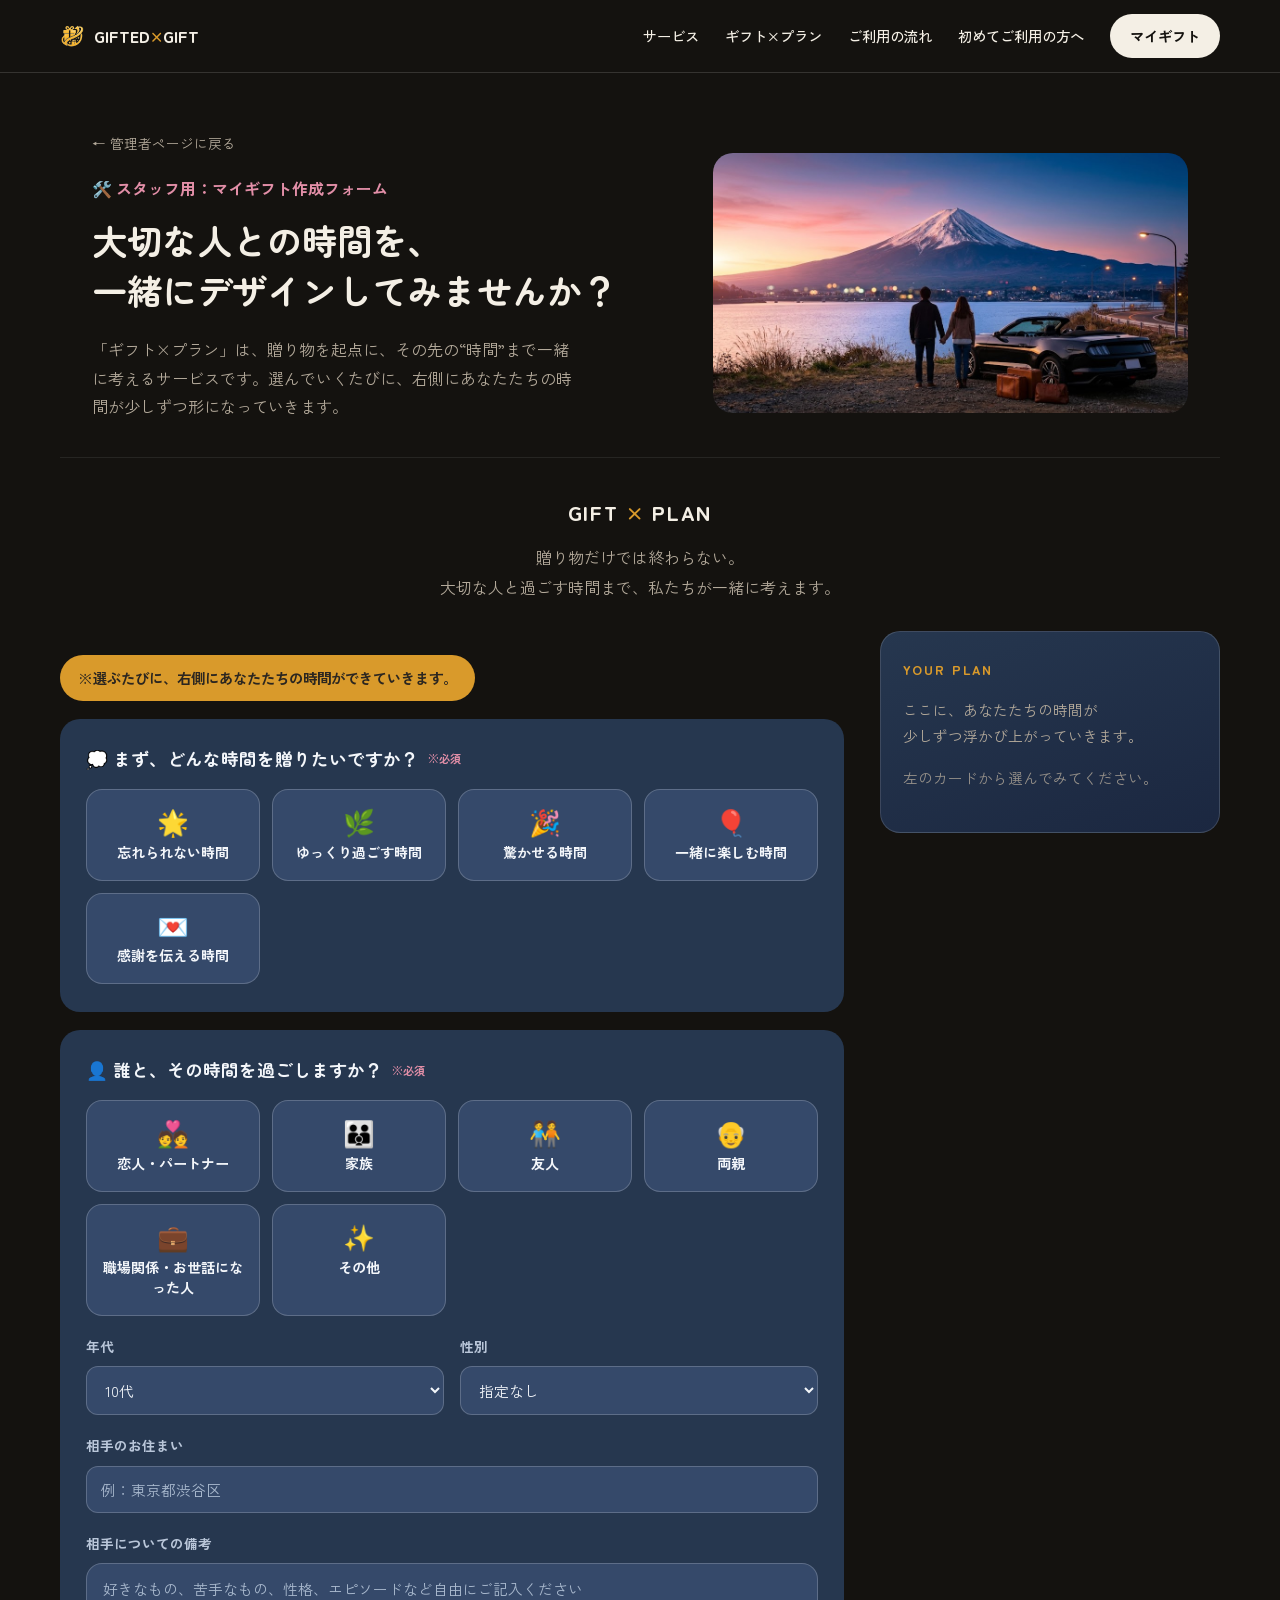
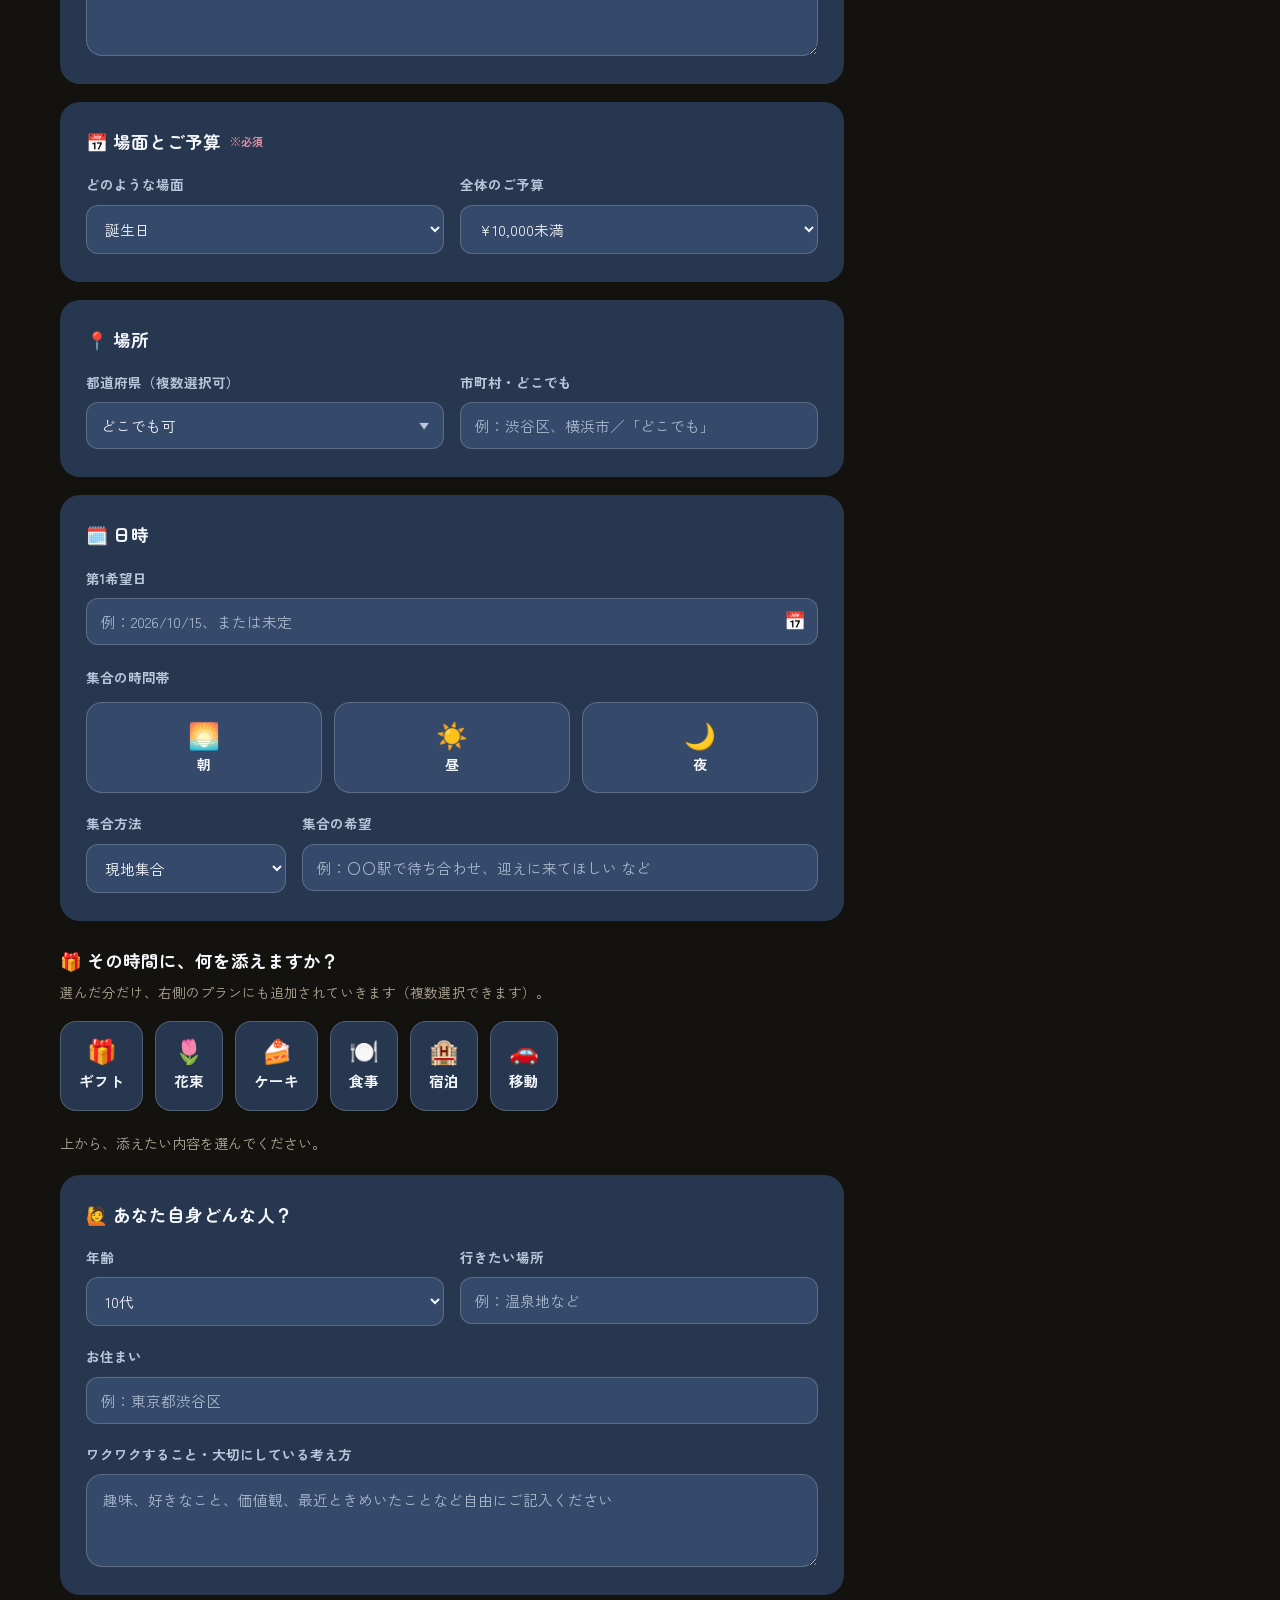
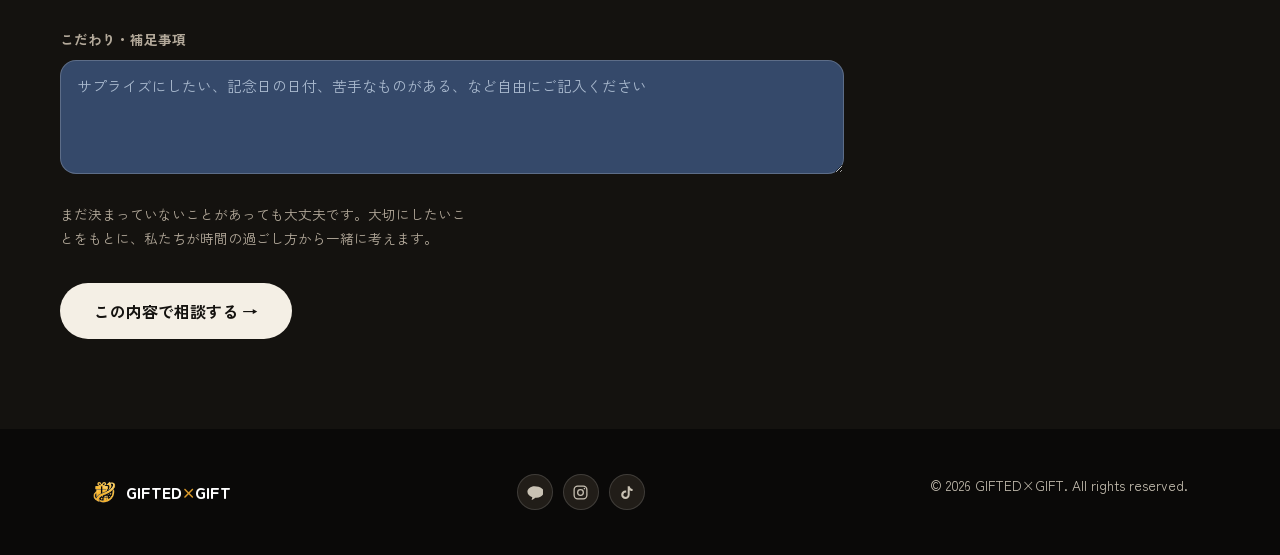
<file: admin-mygift-form.html>
<!DOCTYPE html>
<html lang="ja">
<head>
<meta charset="UTF-8">
<meta name="viewport" content="width=device-width, initial-scale=1.0">
<title>マイギフト作成（スタッフ用） ｜ GIFTED×GIFT</title>
<link rel="preconnect" href="https://fonts.googleapis.com">
<link rel="preconnect" href="https://fonts.gstatic.com" crossorigin>
<link href="https://fonts.googleapis.com/css2?family=Zen+Maru+Gothic:wght@500;700;900&family=Zen+Kaku+Gothic+New:wght@400;500;700&display=swap" rel="stylesheet">
<link rel="stylesheet" href="styles.css">
<link rel="stylesheet" href="form.css">
</head>
<body>

<header class="site-header">
  <div class="wrap header-inner">
    <a href="index.html" class="brand">
      <img src="images/logo-mark-transparent.png" alt="GIFTED×GIFT" class="brand-mark">
      <span class="brand-name">GIFTED<span class="brand-x">×</span>GIFT</span>
    </a>

    <button class="nav-toggle" id="navToggle" aria-label="メニューを開く" aria-expanded="false">
      <span></span><span></span><span></span>
    </button>

    <nav class="site-nav" id="siteNav">
      <a href="index.html#services">サービス</a>
      <a href="index.html#travel">ギフト×プラン</a>
      <a href="index.html#flow">ご利用の流れ</a>
      <a href="index.html#about">初めてご利用の方へ</a>
      <button type="button" class="nav-cta" id="navMyGift">マイギフト</button>
    </nav>
  </div>
</header>

<main>
  <section class="plan-hero plan-hero--split wrap">
    <div class="plan-hero-text">
      <a href="admin-dashboard.html" class="back-link">← 管理者ページに戻る</a>
      <p style="margin:0 0 12px; font-weight:700; color:#E38FA8;">🛠️ スタッフ用：マイギフト作成フォーム</p>
      <h1>大切な人との時間を、<br>一緒にデザインしてみませんか？</h1>
      <p>「ギフト×プラン」は、贈り物を起点に、その先の“時間”まで一緒に考えるサービスです。選んでいくたびに、<span class="side-label-desktop">右側</span><span class="side-label-mobile">上側</span>にあなたたちの時間が少しずつ形になっていきます。</p>
    </div>
    <div class="plan-hero-photo">
      <img src="images/gift-plan.jpg" alt="">
    </div>
  </section>

  <section class="plan-concept wrap">
    <p class="plan-concept-eyebrow">GIFT <span>×</span> PLAN</p>
    <p class="plan-concept-lead">贈り物だけでは終わらない。<br>大切な人と過ごす時間まで、私たちが一緒に考えます。</p>
  </section>

  <div class="plan-builder wrap">
  <form class="plan-form" id="planForm">

    <p class="category-toggle-note">※選ぶたびに、<span class="side-label-desktop">右側</span><span class="side-label-mobile">上側</span>にあなたたちの時間ができていきます。</p>

    <!-- どんな時間にしたいか（必須） -->
    <div class="category-panel" id="cat-mood">
      <h3>💭 まず、どんな時間を贈りたいですか？ <span style="font-size:0.7rem; font-weight:700; color:#E38FA8;">※必須</span></h3>
      <div class="choice-cards" id="moodCards">
        <button type="button" class="choice-card" data-value="忘れられない時間" data-en="UNFORGETTABLE" data-copy="何気ない一日を、一生の思い出に。">
          <span class="choice-card-icon">🌟</span><span class="choice-card-label">忘れられない時間</span>
        </button>
        <button type="button" class="choice-card" data-value="ゆっくり過ごす時間" data-en="RELAX" data-copy="忙しい毎日から少し離れて、ふたりで過ごす時間を。">
          <span class="choice-card-icon">🌿</span><span class="choice-card-label">ゆっくり過ごす時間</span>
        </button>
        <button type="button" class="choice-card" data-value="驚かせる時間" data-en="SURPRISE" data-copy="いつもの一日を、少しだけ特別な一日に。">
          <span class="choice-card-icon">🎉</span><span class="choice-card-label">驚かせる時間</span>
        </button>
        <button type="button" class="choice-card" data-value="一緒に楽しむ時間" data-en="TOGETHER" data-copy="同じ時間を、同じ気持ちで。">
          <span class="choice-card-icon">🎈</span><span class="choice-card-label">一緒に楽しむ時間</span>
        </button>
        <button type="button" class="choice-card" data-value="感謝を伝える時間" data-en="THANK YOU" data-copy="言葉だけでは伝えきれない想いを、ひとつの時間に。">
          <span class="choice-card-icon">💌</span><span class="choice-card-label">感謝を伝える時間</span>
        </button>
      </div>
      <label class="visually-hidden-field">贈りたい時間
        <select id="moodSelect">
          <option value="">未選択</option>
          <option>忘れられない時間</option>
          <option>ゆっくり過ごす時間</option>
          <option>驚かせる時間</option>
          <option>一緒に楽しむ時間</option>
          <option>感謝を伝える時間</option>
        </select>
      </label>
    </div>

    <!-- 誰と過ごすか（必須） -->
    <div class="category-panel" id="cat-recipient">
      <h3>👤 誰と、その時間を過ごしますか？ <span style="font-size:0.7rem; font-weight:700; color:#E38FA8;">※必須</span></h3>
      <div class="choice-cards" id="relationshipCards" data-suffix="との時間">
        <button type="button" class="choice-card" data-value="恋人・パートナー">
          <span class="choice-card-icon">💑</span><span class="choice-card-label">恋人・パートナー</span>
        </button>
        <button type="button" class="choice-card" data-value="家族">
          <span class="choice-card-icon">👪</span><span class="choice-card-label">家族</span>
        </button>
        <button type="button" class="choice-card" data-value="友人">
          <span class="choice-card-icon">🧑‍🤝‍🧑</span><span class="choice-card-label">友人</span>
        </button>
        <button type="button" class="choice-card" data-value="両親">
          <span class="choice-card-icon">👴</span><span class="choice-card-label">両親</span>
        </button>
        <button type="button" class="choice-card" data-value="職場関係・お世話になった人">
          <span class="choice-card-icon">💼</span><span class="choice-card-label">職場関係・お世話になった人</span>
        </button>
        <button type="button" class="choice-card" data-value="その他">
          <span class="choice-card-icon">✨</span><span class="choice-card-label">その他</span>
        </button>
      </div>
      <label class="visually-hidden-field">ご関係
        <select id="relationshipSelect">
          <option value="">未選択</option>
          <option>恋人・パートナー</option>
          <option>家族</option>
          <option>友人</option>
          <option>両親</option>
          <option>職場関係・お世話になった人</option>
          <option>その他</option>
        </select>
      </label>

      <div class="field-grid" style="margin-top:18px;">
        <label>年代
          <select>
            <option>10代</option>
            <option>20代</option>
            <option>30代</option>
            <option>40代</option>
            <option>50代以上</option>
          </select>
        </label>
        <label>性別
          <select>
            <option>指定なし</option>
            <option>女性</option>
            <option>男性</option>
          </select>
        </label>
      </div>
      <div class="field-grid" style="margin-top:18px;">
        <label>相手のお住まい
          <input type="text" placeholder="例：東京都渋谷区">
        </label>
      </div>
      <label class="panel-notes">相手についての備考
        <textarea rows="3" placeholder="好きなもの、苦手なもの、性格、エピソードなど自由にご記入ください"></textarea>
      </label>
    </div>

    <!-- 場面とご予算（必須） -->
    <div class="category-panel" id="cat-purpose">
      <h3>📅 場面とご予算 <span style="font-size:0.7rem; font-weight:700; color:#E38FA8;">※必須</span></h3>
      <div class="field-grid">
        <label>どのような場面
          <select>
            <option>誕生日</option>
            <option>記念日・結婚記念日</option>
            <option>プロポーズ</option>
            <option>昇進・卒業などのお祝い</option>
            <option>お礼・感謝</option>
            <option>その他</option>
          </select>
        </label>
        <label>全体のご予算
          <select>
            <option>¥10,000未満</option>
            <option>¥10,000〜30,000</option>
            <option>¥30,000〜50,000</option>
            <option>¥50,000〜100,000</option>
            <option>¥100,000以上</option>
          </select>
        </label>
      </div>
    </div>

    <!-- 場所 -->
    <div class="category-panel" id="cat-location">
      <h3>📍 場所</h3>
      <div class="field-grid">
        <div class="field-label">都道府県（複数選択可）
          <div class="location-dropdown">
            <button type="button" class="location-dropdown-toggle" id="prefectureToggle">
              <span id="prefectureSummary">どこでも可</span>
              <span class="location-dropdown-chevron">▼</span>
            </button>
            <div class="location-dropdown-panel checkbox-row" id="prefecturePanel" data-field-label="都道府県" hidden>
              <label><input type="checkbox" value="北海道"> 北海道</label>
              <label><input type="checkbox" value="青森県"> 青森県</label>
              <label><input type="checkbox" value="岩手県"> 岩手県</label>
              <label><input type="checkbox" value="宮城県"> 宮城県</label>
              <label><input type="checkbox" value="秋田県"> 秋田県</label>
              <label><input type="checkbox" value="山形県"> 山形県</label>
              <label><input type="checkbox" value="福島県"> 福島県</label>
              <label><input type="checkbox" value="茨城県"> 茨城県</label>
              <label><input type="checkbox" value="栃木県"> 栃木県</label>
              <label><input type="checkbox" value="群馬県"> 群馬県</label>
              <label><input type="checkbox" value="埼玉県"> 埼玉県</label>
              <label><input type="checkbox" value="千葉県"> 千葉県</label>
              <label><input type="checkbox" value="東京都"> 東京都</label>
              <label><input type="checkbox" value="神奈川県"> 神奈川県</label>
              <label><input type="checkbox" value="新潟県"> 新潟県</label>
              <label><input type="checkbox" value="富山県"> 富山県</label>
              <label><input type="checkbox" value="石川県"> 石川県</label>
              <label><input type="checkbox" value="福井県"> 福井県</label>
              <label><input type="checkbox" value="山梨県"> 山梨県</label>
              <label><input type="checkbox" value="長野県"> 長野県</label>
              <label><input type="checkbox" value="岐阜県"> 岐阜県</label>
              <label><input type="checkbox" value="静岡県"> 静岡県</label>
              <label><input type="checkbox" value="愛知県"> 愛知県</label>
              <label><input type="checkbox" value="三重県"> 三重県</label>
              <label><input type="checkbox" value="滋賀県"> 滋賀県</label>
              <label><input type="checkbox" value="京都府"> 京都府</label>
              <label><input type="checkbox" value="大阪府"> 大阪府</label>
              <label><input type="checkbox" value="兵庫県"> 兵庫県</label>
              <label><input type="checkbox" value="奈良県"> 奈良県</label>
              <label><input type="checkbox" value="和歌山県"> 和歌山県</label>
              <label><input type="checkbox" value="鳥取県"> 鳥取県</label>
              <label><input type="checkbox" value="島根県"> 島根県</label>
              <label><input type="checkbox" value="岡山県"> 岡山県</label>
              <label><input type="checkbox" value="広島県"> 広島県</label>
              <label><input type="checkbox" value="山口県"> 山口県</label>
              <label><input type="checkbox" value="徳島県"> 徳島県</label>
              <label><input type="checkbox" value="香川県"> 香川県</label>
              <label><input type="checkbox" value="愛媛県"> 愛媛県</label>
              <label><input type="checkbox" value="高知県"> 高知県</label>
              <label><input type="checkbox" value="福岡県"> 福岡県</label>
              <label><input type="checkbox" value="佐賀県"> 佐賀県</label>
              <label><input type="checkbox" value="長崎県"> 長崎県</label>
              <label><input type="checkbox" value="熊本県"> 熊本県</label>
              <label><input type="checkbox" value="大分県"> 大分県</label>
              <label><input type="checkbox" value="宮崎県"> 宮崎県</label>
              <label><input type="checkbox" value="鹿児島県"> 鹿児島県</label>
              <label><input type="checkbox" value="沖縄県"> 沖縄県</label>
            </div>
          </div>
        </div>
        <label>市町村・どこでも
          <input type="text" placeholder="例：渋谷区、横浜市／「どこでも」">
        </label>
      </div>
    </div>

    <!-- 日時 -->
    <div class="category-panel" id="cat-datetime">
      <h3>🗓️ 日時</h3>
      <div class="field-grid">
        <label>第1希望日
          <div class="date-range-field">
            <input type="text" id="dateChoice1" placeholder="例：2026/10/15、または未定">
            <button type="button" class="date-range-toggle" id="dateChoice1CalToggle" aria-label="カレンダーから選択">📅</button>
            <div class="date-range-popover" id="dateChoice1CalPopover" hidden>
              <label>開始日
                <input type="date" id="dateChoice1Start">
              </label>
              <label>終了日（1日だけなら空欄でOK）
                <input type="date" id="dateChoice1End">
              </label>
              <button type="button" class="btn btn-outline date-range-apply">この内容を反映</button>
            </div>
          </div>
        </label>
        <label id="dateChoice2Field" hidden>第2希望日
          <div class="date-range-field">
            <input type="text" id="dateChoice2" placeholder="例：2026/10/15、または未定">
            <button type="button" class="date-range-toggle" id="dateChoice2CalToggle" aria-label="カレンダーから選択">📅</button>
            <div class="date-range-popover" id="dateChoice2CalPopover" hidden>
              <label>開始日
                <input type="date" id="dateChoice2Start">
              </label>
              <label>終了日（1日だけなら空欄でOK）
                <input type="date" id="dateChoice2End">
              </label>
              <button type="button" class="btn btn-outline date-range-apply">この内容を反映</button>
            </div>
          </div>
        </label>
        <label id="dateChoice3Field" hidden>第3希望日
          <div class="date-range-field">
            <input type="text" id="dateChoice3" placeholder="例：2026/10/15、または未定">
            <button type="button" class="date-range-toggle" id="dateChoice3CalToggle" aria-label="カレンダーから選択">📅</button>
            <div class="date-range-popover" id="dateChoice3CalPopover" hidden>
              <label>開始日
                <input type="date" id="dateChoice3Start">
              </label>
              <label>終了日（1日だけなら空欄でOK）
                <input type="date" id="dateChoice3End">
              </label>
              <button type="button" class="btn btn-outline date-range-apply">この内容を反映</button>
            </div>
          </div>
        </label>
      </div>
      <p class="panel-subheading">集合の時間帯</p>
      <div class="choice-cards" id="timeOfDayCards">
        <button type="button" class="choice-card" data-value="朝">
          <span class="choice-card-icon">🌅</span><span class="choice-card-label">朝</span>
        </button>
        <button type="button" class="choice-card" data-value="昼">
          <span class="choice-card-icon">☀️</span><span class="choice-card-label">昼</span>
        </button>
        <button type="button" class="choice-card" data-value="夜">
          <span class="choice-card-icon">🌙</span><span class="choice-card-label">夜</span>
        </button>
      </div>
      <label class="visually-hidden-field">集合の時間帯
        <select id="timeOfDaySelect">
          <option value="">未選択</option>
          <option>朝</option>
          <option>昼</option>
          <option>夜</option>
        </select>
      </label>

      <div class="field-grid meetup-field-grid" style="margin-top:18px;">
        <label>集合方法
          <select>
            <option>現地集合</option>
            <option>希望あり</option>
          </select>
        </label>
        <label>集合の希望
          <input type="text" placeholder="例：〇〇駅で待ち合わせ、迎えに来てほしい など">
        </label>
      </div>
    </div>

    <div class="addon-section">
      <h3 class="addon-heading">🎁 その時間に、何を添えますか？</h3>
      <p class="addon-note">選んだ分だけ、右側のプランにも追加されていきます（複数選択できます）。</p>
      <div class="category-toggle">
        <label class="category-chip addon-tile">
          <input type="checkbox" data-target="cat-goods"><span class="addon-tile-icon">🎁</span><span>ギフト</span>
        </label>
        <label class="category-chip addon-tile">
          <input type="checkbox" data-target="cat-flower"><span class="addon-tile-icon">🌷</span><span>花束</span>
        </label>
        <label class="category-chip addon-tile">
          <input type="checkbox" data-target="cat-cake"><span class="addon-tile-icon">🍰</span><span>ケーキ</span>
        </label>
        <label class="category-chip addon-tile">
          <input type="checkbox" data-target="cat-meal"><span class="addon-tile-icon">🍽️</span><span>食事</span>
        </label>
        <label class="category-chip addon-tile">
          <input type="checkbox" data-target="cat-stay"><span class="addon-tile-icon">🏨</span><span>宿泊</span>
        </label>
        <label class="category-chip addon-tile">
          <input type="checkbox" data-target="cat-transport"><span class="addon-tile-icon">🚗</span><span>移動</span>
        </label>
      </div>
      <p class="empty-hint" id="emptyHint">上から、添えたい内容を選んでください。</p>
    </div>

    <!-- 物品 -->
    <div class="category-panel" id="cat-goods" hidden>
      <h3>🎁 物品</h3>
      <div class="field-grid">
        <label>希望価格
          <select>
            <option>¥3,000未満</option>
            <option>¥3,000〜5,000</option>
            <option>¥5,000〜10,000</option>
            <option>¥10,000〜30,000</option>
            <option>¥30,000以上</option>
          </select>
        </label>
        <label>希望ジャンル
          <select data-other-placeholder="例：クラッカー、バルーンなど自由にご記入ください">
            <option>ファッション小物</option>
            <option>雑貨・インテリア</option>
            <option>コスメ・美容</option>
            <option>食品・グルメ</option>
            <option>家電・ガジェット</option>
            <option>本・アート</option>
            <option>その他</option>
          </select>
        </label>
      </div>
    </div>

    <!-- 花束 -->
    <div class="category-panel" id="cat-flower" hidden>
      <h3>💐 花束</h3>
      <div class="field-grid">
        <label>希望価格
          <select>
            <option>¥3,000未満</option>
            <option>¥3,000〜5,000</option>
            <option>¥5,000〜10,000</option>
            <option>¥10,000以上</option>
          </select>
        </label>
        <label>希望デザイン
          <select>
            <option>シンプル＆ナチュラル</option>
            <option>ゴージャス＆ボリューム</option>
            <option>カラフル＆ポップ</option>
            <option>上品＆クラシック</option>
            <option>その他</option>
          </select>
        </label>
      </div>
    </div>

    <!-- ケーキ -->
    <div class="category-panel" id="cat-cake" hidden>
      <h3>🎂 ケーキ</h3>
      <div class="field-grid">
        <label>希望価格
          <select>
            <option>¥3,000未満</option>
            <option>¥3,000〜6,000</option>
            <option>¥6,000〜10,000</option>
            <option>¥10,000以上</option>
          </select>
        </label>
        <label>希望デザイン
          <select>
            <option>ホールケーキ</option>
            <option>キャラクター・イラスト</option>
            <option>メッセージプレート付き</option>
            <option>フルーツたっぷり</option>
            <option>ウェディング・記念日仕様</option>
            <option>その他</option>
          </select>
        </label>
      </div>
    </div>

    <!-- 宿泊 -->
    <div class="category-panel" id="cat-stay" hidden>
      <h3>🏨 宿泊</h3>
      <div class="field-grid">
        <label>希望価格（1泊あたり）
          <select>
            <option>¥10,000未満</option>
            <option>¥10,000〜20,000</option>
            <option>¥20,000〜40,000</option>
            <option>¥40,000〜60,000</option>
            <option>¥60,000〜80,000</option>
            <option>¥80,000以上</option>
          </select>
        </label>
        <label>希望される雰囲気
          <select>
            <option>ラグジュアリー・高級</option>
            <option>温泉・癒し</option>
            <option>絶景・ロケーション重視</option>
            <option>静かで落ち着いた</option>
            <option>アクティブ・体験重視</option>
            <option>その他</option>
          </select>
        </label>
      </div>
    </div>

    <!-- 移動手段 -->
    <div class="category-panel" id="cat-transport" hidden>
      <h3>🚗 移動手段</h3>
      <p style="margin-bottom:12px; font-size:0.85rem; color:var(--ink-soft);">ご希望のものを選んでください（複数選択可）</p>
      <div class="checkbox-row">
        <label><input type="checkbox"> 新幹線</label>
        <label><input type="checkbox"> 飛行機</label>
        <label><input type="checkbox"> 車・レンタカー</label>
        <label><input type="checkbox"> バス</label>
        <label><input type="checkbox"> 船</label>
      </div>
    </div>

    <!-- 食事 -->
    <div class="category-panel" id="cat-meal" hidden>
      <h3>🍽️ 食事</h3>
      <div class="field-grid">
        <label>希望価格（お一人あたり）
          <select>
            <option>¥3,000未満</option>
            <option>¥3,000〜8,000</option>
            <option>¥8,000〜15,000</option>
            <option>¥15,000以上</option>
          </select>
        </label>
        <label>希望ジャンル
          <select>
            <option>和食</option>
            <option>フレンチ・イタリアン</option>
            <option>カフェ・スイーツ</option>
            <option>個室・記念日利用向け</option>
            <option>その他</option>
          </select>
        </label>
      </div>
      <div class="field-grid" style="margin-top:18px;">
        <label>アレルギー
          <select id="allergySelect">
            <option value="無">無</option>
            <option value="有">有</option>
          </select>
        </label>
        <label id="allergyDetailField" hidden>アレルギーの内容
          <input type="text" id="allergyDetailInput" placeholder="例：えび、そば、卵">
        </label>
      </div>
      <label class="panel-notes">お二人の食の好み
        <textarea rows="3" placeholder="好きな料理、苦手な食材など自由にご記入ください"></textarea>
      </label>
    </div>

    <!-- あなた自身（任意） -->
    <div class="category-panel" id="cat-self">
      <h3>🙋 あなた自身どんな人？</h3>
      <div class="field-grid">
        <label>年齢
          <select>
            <option>10代</option>
            <option>20代</option>
            <option>30代</option>
            <option>40代</option>
            <option>50代以上</option>
          </select>
        </label>
        <label>行きたい場所
          <input type="text" placeholder="例：温泉地など">
        </label>
      </div>
      <div class="field-grid" style="margin-top:18px;">
        <label>お住まい
          <input type="text" placeholder="例：東京都渋谷区">
        </label>
      </div>
      <label class="panel-notes">ワクワクすること・大切にしている考え方
        <textarea rows="3" placeholder="趣味、好きなこと、価値観、最近ときめいたことなど自由にご記入ください"></textarea>
      </label>
    </div>

    <div class="notes-field">
      <label>こだわり・補足事項
        <textarea rows="4" placeholder="サプライズにしたい、記念日の日付、苦手なものがある、など自由にご記入ください"></textarea>
      </label>
    </div>

    <p class="plan-form-footnote">まだ決まっていないことがあっても大丈夫です。大切にしたいことをもとに、私たちが時間の過ごし方から一緒に考えます。</p>
    <button type="submit" class="btn btn-primary btn-large" style="width:auto;">この内容で相談する →</button>
  </form>

  <aside class="plan-preview" id="planPreview" aria-live="polite">
    <div class="plan-preview-head">
      <p class="plan-preview-eyebrow">YOUR PLAN</p>
      <button type="button" class="plan-preview-count" id="previewToggle" hidden>
        <span>🛍️ <span id="previewCount">0</span>件選択中</span>
        <span class="plan-preview-count-chevron" id="previewChevron">▼</span>
      </button>
    </div>
    <div class="plan-preview-empty" id="previewEmpty">
      <p>ここに、あなたたちの時間が<br>少しずつ浮かび上がっていきます。</p>
      <p class="plan-preview-empty-sub">左のカードから選んでみてください。</p>
    </div>
    <div class="plan-preview-body" id="previewBody" hidden>
      <div class="plan-preview-body-detail">
        <p class="plan-preview-mood-en" id="previewMoodEn">YOUR PLAN</p>
        <p class="plan-preview-mood-copy" id="previewMoodCopy">あなたたちの時間を、一緒に考えています。</p>
        <p class="plan-preview-with" id="previewWith" hidden></p>
        <ul class="plan-preview-timeline" id="previewTimeline"></ul>
      </div>
    </div>
  </aside>
  </div>

  <div class="plan-form wrap" id="confirmStep" hidden>
    <div class="category-panel">
      <h3>📋 入力内容のご確認</h3>
      <p>以下の内容でよろしければ「この内容で進む」を押してください。修正する場合は「内容を修正する」から戻れます。</p>
      <div id="confirmContent" class="confirm-content"></div>
      <div class="confirm-actions">
        <button type="button" class="btn btn-outline" id="confirmBackBtn">← 内容を修正する</button>
        <button type="button" class="btn btn-primary" id="confirmNextBtn">この内容で進む →</button>
      </div>
    </div>
  </div>

  <div class="plan-form wrap" id="upsellStep" hidden>
    <div class="category-panel">
      <h3>🎁 こちらも一緒にいかがでしょうか？</h3>
      <p>ご希望の内容に合わせて、こんなオプションもご用意しています（複数選択可）。</p>
      <div class="checkbox-row">
        <label><input type="checkbox" class="upsell-option" value="手紙の代筆・清書（1,000～2,000円）"> 手紙の代筆・清書（1,000～2,000円）</label>
        <label><input type="checkbox" class="upsell-option" value="ラッピング（500～2,000円）"> ラッピング（500～2,000円）</label>
        <label><input type="checkbox" class="upsell-option" value="メッセージカード作成（500～800円）"> メッセージカード作成（500～800円）</label>
        <label><input type="checkbox" class="upsell-option" value="写真アルバム・フォルダ作成（1,000～3,000円）"> 📸 写真アルバム・フォルダ作成（1,000～3,000円）</label>
        <label><input type="checkbox" class="upsell-option" value="サプライズサポート（3,000円）"> サプライズサポート（3,000円）</label>
      </div>
      <div class="confirm-actions">
        <button type="button" class="btn btn-outline" id="upsellSkipBtn">追加せず進む →</button>
        <button type="button" class="btn btn-primary" id="upsellNextBtn">選んだ内容を追加して進む →</button>
      </div>
    </div>
  </div>

  <div class="plan-form wrap" id="emailStep" hidden>
    <div class="category-panel">
      <h3>📧 メールアドレスのご入力</h3>
      <p>選択いただいた内容を確認するため、メールアドレスをご入力ください。</p>
      <label class="gate-field">メールアドレス
        <input type="email" id="finalEmailInput" placeholder="example@mail.com">
      </label>
      <button type="button" class="btn btn-primary btn-large" id="sendEmailBtn" style="width:auto;">送信</button>
    </div>
  </div>

  <div class="plan-form wrap" id="doneStep" hidden>
    <div class="category-panel">
      <h3>ここから、一緒に仕上げます。</h3>
      <p>
        この度はGIFTED×GIFTへご相談いただき、誠にありがとうございます。<br>
        内容を確認のうえ、担当より改めてご連絡させていただきます。<br>
        2日以内にはプランをご提供します。
      </p>
      <p>追加でご希望することや内容の変更などがありましたら、公式LINEのチャットでお伝えください。（9:00〜20:00　この時間以降は翌日の返信になる可能性が高いです）</p>
      <p id="confirmedEmail"></p>
      <p>次回以降のログインにお使いいただける確認コードです。大切に保管してください。</p>
      <p class="issued-code" id="issuedCode"></p>
      <p class="done-actions-note">まもなく自動的にLINEのトーク画面に移動し、この内容が入力された状態になります。</p>

      <div class="done-actions">
        <a href="mypage.html" class="btn btn-outline">マイギフトを見る</a>
        <button type="button" class="btn btn-line" id="lineSendBtn">LINEで自動送信する</button>
      </div>
    </div>
  </div>
</main>

<footer class="site-footer">
  <div class="wrap footer-inner">
    <div class="footer-brand">
      <img src="images/logo-mark-transparent.png" alt="GIFTED×GIFT" class="brand-mark">
      <span class="brand-name brand-name--small">GIFTED<span class="brand-x">×</span>GIFT</span>
    </div>
    <div class="footer-social">
      <a href="https://line.me/R/ti/p/@430uoiak" class="social-link social-link--line" aria-label="LINE公式アカウント" target="_blank" rel="noopener">
        <svg viewBox="0 0 24 24" fill="currentColor"><path d="M12 3C6.48 3 2 6.58 2 11c0 3.54 2.92 6.53 6.94 7.58-.15.55-.96 3.44-.99 3.66 0 0-.02.16.09.23.1.06.23.02.23.02.3-.04 3.5-2.3 4.9-3.24.58.08 1.17.13 1.83.13 5.52 0 10-3.58 10-8s-4.48-8-10-8z"/></svg>
      </a>
      <a href="#" class="social-link social-link--instagram" aria-label="Instagram" target="_blank" rel="noopener">
        <svg viewBox="0 0 24 24" fill="none" stroke="currentColor" stroke-width="1.8"><rect x="3" y="3" width="18" height="18" rx="5"/><circle cx="12" cy="12" r="4"/><circle cx="17.5" cy="6.5" r="1.1" fill="currentColor" stroke="none"/></svg>
      </a>
      <a href="#" class="social-link social-link--tiktok" aria-label="TikTok" target="_blank" rel="noopener">
        <svg viewBox="0 0 24 24" fill="currentColor"><path d="M16.5 3c.4 2.2 1.9 3.7 4.1 4v3c-1.5 0-2.9-.4-4.1-1.2v6.3c0 3.3-2.7 6-6 6s-6-2.7-6-6 2.7-6 6-6c.4 0 .8 0 1.1.1v3.1a3 3 0 1 0 2.1 2.9V3h2.8z"/></svg>
      </a>
    </div>
    <div class="footer-meta">
      <p>&copy; 2026 GIFTED×GIFT. All rights reserved.</p>
    </div>
  </div>
</footer>

<div class="gate-overlay" id="gateOverlay" hidden>
  <div class="gate-modal">
    <button class="gate-close" id="gateClose" type="button" aria-label="閉じる">×</button>

    <div class="gate-step" id="gateChoice">
      <h3>ご利用方法をお選びください</h3>
      <p>初めての方も、以前ご相談いただいた方も、こちらからどうぞ。</p>
      <div class="gate-actions">
        <button type="button" class="btn btn-primary" id="gateNewUser">新規利用でお申し込み</button>
        <button type="button" class="btn btn-outline" id="gateLogin">ログイン</button>
      </div>
    </div>

    <div class="gate-step" id="gateLoginEmail" hidden>
      <h3>ログイン</h3>
      <p>ご登録のメールアドレスと確認コードを入力してください。</p>
      <label class="gate-field">メールアドレス
        <input type="email" id="loginEmailInput" placeholder="example@mail.com">
      </label>
      <label class="gate-field">
        <input type="text" id="loginCodeInput" maxlength="6" inputmode="numeric" placeholder="123456">
      </label>
      <button type="button" class="btn btn-primary" id="verifyCodeBtn">ログイン</button>
      <a href="gift-travel.html" class="gate-back" id="backToChoice1">初めての方はこちら</a>
    </div>
  </div>
</div>

<script src="config.js"></script>
<script src="script.js"></script>
<script src="plan.js"></script>
<script src="gate.js"></script>
</body>
</html>
</file>
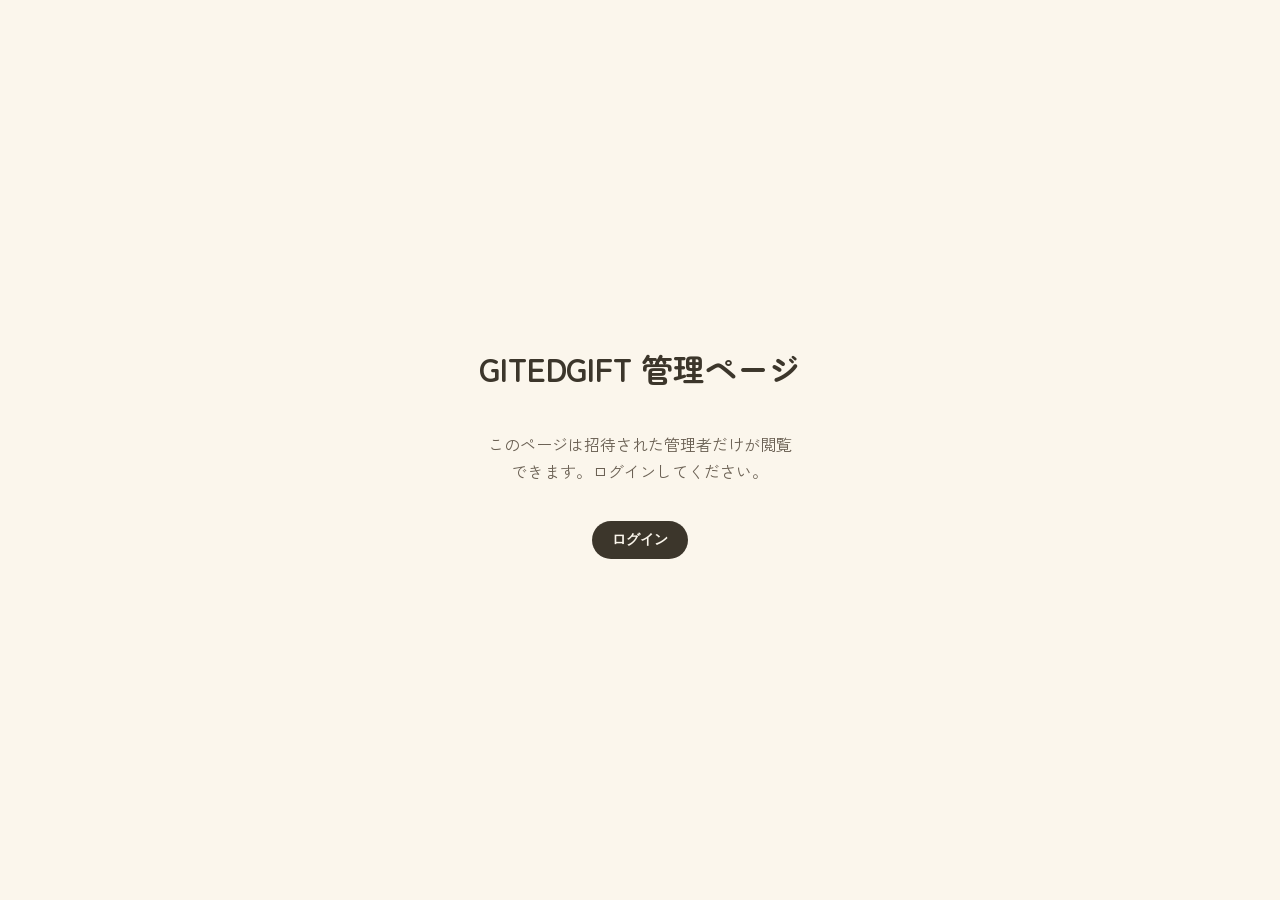
<file: admin.html>
<!DOCTYPE html>
<html lang="ja">
<head>
<meta charset="UTF-8">
<meta name="viewport" content="width=device-width, initial-scale=1.0">
<meta name="robots" content="noindex, nofollow">
<title>管理ページ | GITEDGIFT</title>
<link rel="preconnect" href="https://fonts.googleapis.com">
<link rel="preconnect" href="https://fonts.gstatic.com" crossorigin>
<link href="https://fonts.googleapis.com/css2?family=Zen+Maru+Gothic:wght@500;700;900&family=Zen+Kaku+Gothic+New:wght@400;500;700&display=swap" rel="stylesheet">
<!-- Netlify Identity: 会員（招待した管理者）だけがログインできるようにする仕組み -->
<script src="https://identity.netlify.com/v1/netlify-identity-widget.js"></script>
<style>
  :root{
    --cream:#FBF6EC; --paper:#F3E8D3; --ink:#3C362B; --ink-soft:#6B6154;
    --gold:#F2A93D; --gold-deep:#D9861F; --sage:#7C9473; --sage-deep:#5F7554;
    --line:rgba(60,54,43,0.14);
  }
  *{box-sizing:border-box;}
  body{margin:0; background:var(--cream); color:var(--ink); font-family:'Zen Kaku Gothic New',sans-serif; line-height:1.7;}
  h1,h2{font-family:'Zen Maru Gothic',sans-serif; font-weight:700; margin:0;}
  .wrap{max-width:1040px; margin:0 auto; padding:40px 24px 80px;}
  header{display:flex; align-items:center; justify-content:space-between; margin-bottom:8px;}
  header h1{font-size:1.4rem;}
  .user-chip{font-size:0.85rem; color:var(--ink-soft); display:flex; align-items:center; gap:12px;}
  .btn{background:var(--ink); color:var(--cream); border:none; padding:10px 20px; border-radius:24px; font-weight:700; font-size:0.85rem; cursor:pointer;}
  .btn:hover{background:var(--gold-deep); color:var(--ink);}
  .btn-outline{background:transparent; color:var(--ink); border:1px solid var(--line); padding:9px 18px; border-radius:24px; font-size:0.85rem; cursor:pointer;}

  /* ログイン前ゲート画面 */
  #gate{min-height:100vh; display:flex; align-items:center; justify-content:center; flex-direction:column; gap:20px; text-align:center; padding:24px;}
  #gate p{color:var(--ink-soft); max-width:38ch;}

  /* ダッシュボード */
  #dashboard{display:none;}
  .toolbar{display:flex; gap:12px; align-items:center; margin:28px 0 20px; flex-wrap:wrap;}
  .toolbar input[type="search"]{
    flex:1; min-width:200px; padding:12px 16px; border-radius:12px; border:1px solid var(--line);
    font-family:inherit; font-size:0.92rem; background:#fff;
  }
  .count-badge{font-size:0.82rem; color:var(--ink-soft);}
  .sub-card{background:#fff; border:1px solid var(--line); border-radius:18px; padding:20px 22px; margin-bottom:14px; display:flex; gap:18px; align-items:flex-start;}
  .sub-card.handled{opacity:0.55;}
  .sub-check{margin-top:4px; flex-shrink:0; width:20px; height:20px; accent-color:var(--sage);}
  .sub-main{flex:1; min-width:0;}
  .sub-top{display:flex; justify-content:space-between; align-items:baseline; gap:12px; flex-wrap:wrap; margin-bottom:8px;}
  .sub-name{font-weight:700; font-size:1.05rem;}
  .sub-date{font-size:0.78rem; color:var(--ink-soft); white-space:nowrap;}
  .sub-email{font-size:0.85rem; color:var(--gold-deep); margin-bottom:8px; word-break:break-all;}
  .sub-message{font-size:0.9rem; color:var(--ink); white-space:pre-wrap;}
  .empty-state, .error-state, .loading-state{text-align:center; color:var(--ink-soft); padding:60px 20px;}
  .error-state{color:#b3452f;}
</style>
</head>
<body>

<!-- ログイン前に表示するゲート画面 -->
<div id="gate">
  <h1>GITEDGIFT 管理ページ</h1>
  <p>このページは招待された管理者だけが閲覧できます。ログインしてください。</p>
  <button class="btn" onclick="netlifyIdentity.open()">ログイン</button>
</div>

<!-- ログイン後のダッシュボード -->
<div id="dashboard">
  <div class="wrap">
    <header>
      <h1>ご相談一覧</h1>
      <div class="user-chip">
        <span id="userEmail"></span>
        <button class="btn-outline" onclick="netlifyIdentity.logout()">ログアウト</button>
      </div>
    </header>

    <div class="toolbar">
      <input type="search" id="searchInput" placeholder="お名前・メールアドレス・内容で検索">
      <span class="count-badge" id="countBadge"></span>
    </div>

    <div id="listArea">
      <div class="loading-state">読み込み中です…</div>
    </div>
  </div>
</div>

<script>
  var allSubmissions = [];
  var handledIds = JSON.parse(localStorage.getItem('gitedgift_handled') || '[]');

  netlifyIdentity.on('init', function (user) {
    if (user) { showDashboard(user); } else { showGate(); }
  });
  netlifyIdentity.on('login', function (user) {
    showDashboard(user);
    netlifyIdentity.close();
  });
  netlifyIdentity.on('logout', function () {
    showGate();
  });
  netlifyIdentity.init();

  function showGate() {
    document.getElementById('gate').style.display = 'flex';
    document.getElementById('dashboard').style.display = 'none';
  }

  function showDashboard(user) {
    document.getElementById('gate').style.display = 'none';
    document.getElementById('dashboard').style.display = 'block';
    document.getElementById('userEmail').textContent = user.email;
    loadSubmissions(user);
  }

  function loadSubmissions(user) {
    var token = user.token && user.token.access_token;
    fetch('/.netlify/functions/get-submissions', {
      headers: { Authorization: 'Bearer ' + token }
    })
      .then(function (res) { return res.json().then(function (data) { return { ok: res.ok, data: data }; }); })
      .then(function (result) {
        if (!result.ok) {
          renderError(result.data.error || '取得に失敗しました。');
          return;
        }
        allSubmissions = (result.data.submissions || []).sort(function (a, b) {
          return new Date(b.created_at) - new Date(a.created_at);
        });
        renderList(allSubmissions);
      })
      .catch(function () {
        renderError('通信エラーが発生しました。時間をおいて再度お試しください。');
      });
  }

  function renderError(message) {
    document.getElementById('listArea').innerHTML =
      '<div class="error-state">' + escapeHtml(message) + '</div>';
  }

  function renderList(items) {
    var listArea = document.getElementById('listArea');
    document.getElementById('countBadge').textContent = items.length + '件';

    if (items.length === 0) {
      listArea.innerHTML = '<div class="empty-state">まだご相談の送信はありません。</div>';
      return;
    }

    listArea.innerHTML = items.map(function (item) {
      var d = item.data || {};
      var isHandled = handledIds.indexOf(item.id) !== -1;
      var date = new Date(item.created_at);
      var dateStr = date.toLocaleString('ja-JP', { year: 'numeric', month: '2-digit', day: '2-digit', hour: '2-digit', minute: '2-digit' });
      return (
        '<div class="sub-card' + (isHandled ? ' handled' : '') + '">' +
          '<input type="checkbox" class="sub-check" data-id="' + item.id + '" ' + (isHandled ? 'checked' : '') + '>' +
          '<div class="sub-main">' +
            '<div class="sub-top">' +
              '<span class="sub-name">' + escapeHtml(d.name || '（お名前未入力）') + '</span>' +
              '<span class="sub-date">' + dateStr + '</span>' +
            '</div>' +
            '<div class="sub-email">' + escapeHtml(d.email || '') + '</div>' +
            '<div class="sub-message">' + escapeHtml(d.message || '（相談内容の記載なし）') + '</div>' +
          '</div>' +
        '</div>'
      );
    }).join('');

    Array.prototype.forEach.call(document.querySelectorAll('.sub-check'), function (checkbox) {
      checkbox.addEventListener('change', function () {
        var id = checkbox.getAttribute('data-id');
        if (checkbox.checked) {
          if (handledIds.indexOf(id) === -1) handledIds.push(id);
        } else {
          handledIds = handledIds.filter(function (x) { return x !== id; });
        }
        localStorage.setItem('gitedgift_handled', JSON.stringify(handledIds));
        checkbox.closest('.sub-card').classList.toggle('handled', checkbox.checked);
      });
    });
  }

  document.getElementById('searchInput').addEventListener('input', function (e) {
    var q = e.target.value.trim().toLowerCase();
    if (!q) { renderList(allSubmissions); return; }
    var filtered = allSubmissions.filter(function (item) {
      var d = item.data || {};
      return (
        (d.name || '').toLowerCase().indexOf(q) !== -1 ||
        (d.email || '').toLowerCase().indexOf(q) !== -1 ||
        (d.message || '').toLowerCase().indexOf(q) !== -1
      );
    });
    renderList(filtered);
  });

  function escapeHtml(str) {
    return String(str)
      .replace(/&/g, '&amp;')
      .replace(/</g, '&lt;')
      .replace(/>/g, '&gt;')
      .replace(/"/g, '&quot;');
  }
</script>

</body>
</html>
</file>
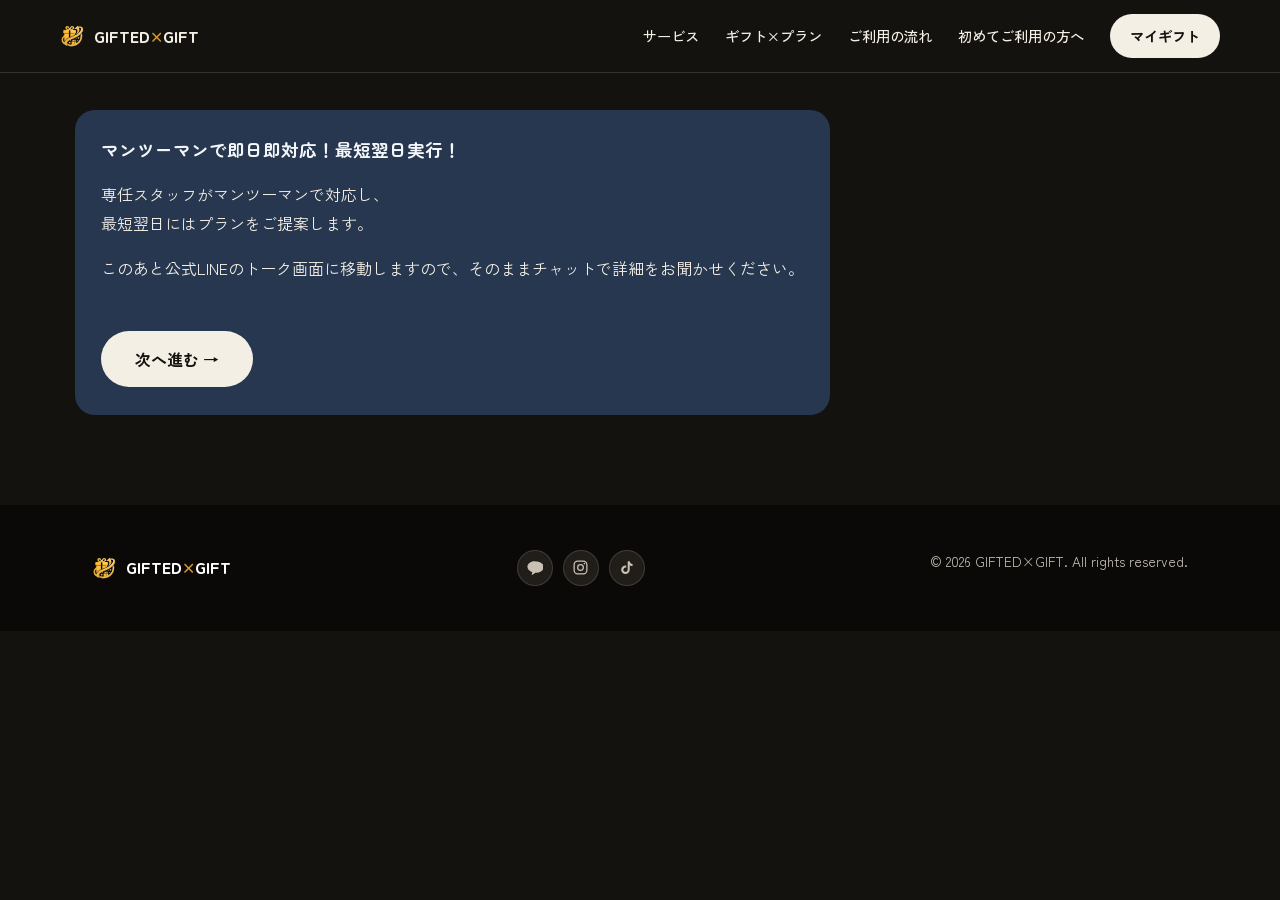
<file: consult-line.html>
<!DOCTYPE html>
<html lang="ja">
<head>
<meta charset="UTF-8">
<meta name="viewport" content="width=device-width, initial-scale=1.0">
<title>ご相談 ｜ GIFTED×GIFT</title>
<link rel="preconnect" href="https://fonts.googleapis.com">
<link rel="preconnect" href="https://fonts.gstatic.com" crossorigin>
<link href="https://fonts.googleapis.com/css2?family=Zen+Maru+Gothic:wght@500;700;900&family=Zen+Kaku+Gothic+New:wght@400;500;700&display=swap" rel="stylesheet">
<link rel="stylesheet" href="styles.css">
<link rel="stylesheet" href="form.css">
</head>
<body>

<header class="site-header">
  <div class="wrap header-inner">
    <a href="index.html" class="brand">
      <img src="images/logo-mark-transparent.png" alt="GIFTED×GIFT" class="brand-mark">
      <span class="brand-name">GIFTED<span class="brand-x">×</span>GIFT</span>
    </a>

    <button class="nav-toggle" id="navToggle" aria-label="メニューを開く" aria-expanded="false">
      <span></span><span></span><span></span>
    </button>

    <nav class="site-nav" id="siteNav">
      <a href="index.html#services">サービス</a>
      <a href="index.html#travel">ギフト×プラン</a>
      <a href="index.html#flow">ご利用の流れ</a>
      <a href="index.html#about">初めてご利用の方へ</a>
      <button type="button" class="nav-cta" id="navMyGift">マイギフト</button>
    </nav>
  </div>
</header>

<main>
  <div class="plan-builder wrap">

    <div class="plan-form wrap" id="introStep">
      <div class="category-panel">
        <h3>マンツーマンで即日即対応！最短翌日実行！</h3>
        <p>
          専任スタッフがマンツーマンで対応し、<br>
          最短翌日にはプランをご提案します。
        </p>
        <p>このあと公式LINEのトーク画面に移動しますので、そのままチャットで詳細をお聞かせください。</p>
        <button type="button" class="btn btn-primary btn-large" id="introNextBtn" style="width:auto;">次へ進む →</button>
      </div>
    </div>

    <div class="plan-form wrap" id="lineStep" hidden>
      <div class="category-panel">
        <h3>公式LINEでやり取りを始めましょう</h3>
        <p class="done-actions-note">まもなく自動的にLINEのトーク画面に移動します。移動しない場合は、下のボタンからLINEを開いてください。</p>

        <div class="done-actions">
          <button type="button" class="btn btn-line" id="lineSendBtn">LINEを開く</button>
        </div>
      </div>
    </div>

  </div>
</main>

<footer class="site-footer">
  <div class="wrap footer-inner">
    <div class="footer-brand">
      <img src="images/logo-mark-transparent.png" alt="GIFTED×GIFT" class="brand-mark">
      <span class="brand-name brand-name--small">GIFTED<span class="brand-x">×</span>GIFT</span>
    </div>
    <div class="footer-social">
      <a href="https://line.me/R/ti/p/@430uoiak" class="social-link social-link--line" aria-label="LINE公式アカウント" target="_blank" rel="noopener">
        <svg viewBox="0 0 24 24" fill="currentColor"><path d="M12 3C6.48 3 2 6.58 2 11c0 3.54 2.92 6.53 6.94 7.58-.15.55-.96 3.44-.99 3.66 0 0-.02.16.09.23.1.06.23.02.23.02.3-.04 3.5-2.3 4.9-3.24.58.08 1.17.13 1.83.13 5.52 0 10-3.58 10-8s-4.48-8-10-8z"/></svg>
      </a>
      <a href="#" class="social-link social-link--instagram" aria-label="Instagram" target="_blank" rel="noopener">
        <svg viewBox="0 0 24 24" fill="none" stroke="currentColor" stroke-width="1.8"><rect x="3" y="3" width="18" height="18" rx="5"/><circle cx="12" cy="12" r="4"/><circle cx="17.5" cy="6.5" r="1.1" fill="currentColor" stroke="none"/></svg>
      </a>
      <a href="#" class="social-link social-link--tiktok" aria-label="TikTok" target="_blank" rel="noopener">
        <svg viewBox="0 0 24 24" fill="currentColor"><path d="M16.5 3c.4 2.2 1.9 3.7 4.1 4v3c-1.5 0-2.9-.4-4.1-1.2v6.3c0 3.3-2.7 6-6 6s-6-2.7-6-6 2.7-6 6-6c.4 0 .8 0 1.1.1v3.1a3 3 0 1 0 2.1 2.9V3h2.8z"/></svg>
      </a>
    </div>
    <div class="footer-meta">
      <p>&copy; 2026 GIFTED×GIFT. All rights reserved.</p>
    </div>
  </div>
</footer>

<div class="gate-overlay" id="gateOverlay" hidden>
  <div class="gate-modal">
    <button class="gate-close" id="gateClose" type="button" aria-label="閉じる">×</button>

    <div class="gate-step" id="gateChoice">
      <h3>ご利用方法をお選びください</h3>
      <p>初めての方も、以前ご相談いただいた方も、こちらからどうぞ。</p>
      <div class="gate-actions">
        <button type="button" class="btn btn-primary" id="gateNewUser">新規利用でお申し込み</button>
        <button type="button" class="btn btn-outline" id="gateLogin">ログイン</button>
      </div>
    </div>

    <div class="gate-step" id="gateLoginEmail" hidden>
      <h3>ログイン</h3>
      <p>ご登録のメールアドレスと確認コードを入力してください。</p>
      <label class="gate-field">メールアドレス
        <input type="email" id="loginEmailInput" placeholder="example@mail.com">
      </label>
      <label class="gate-field">
        <input type="text" id="loginCodeInput" maxlength="6" inputmode="numeric" placeholder="123456">
      </label>
      <button type="button" class="btn btn-primary" id="verifyCodeBtn">ログイン</button>
      <a href="gift-travel.html" class="gate-back" id="backToChoice1">初めての方はこちら</a>
    </div>
  </div>
</div>

<script src="config.js"></script>
<script src="script.js"></script>
<script src="gate.js"></script>
<script>
(function () {
  var LINE_URL = 'https://line.me/R/ti/p/@430uoiak';
  var introStep = document.getElementById('introStep');
  var lineStep = document.getElementById('lineStep');
  var introNextBtn = document.getElementById('introNextBtn');
  var lineSendBtn = document.getElementById('lineSendBtn');

  function goToLine() {
    window.location.href = LINE_URL;
  }

  if (introNextBtn) {
    introNextBtn.addEventListener('click', function () {
      introStep.hidden = true;
      if (lineStep) {
        lineStep.hidden = false;
        lineStep.scrollIntoView({ behavior: 'smooth', block: 'start' });
        setTimeout(goToLine, 1500);
      }
    });
  }

  if (lineSendBtn) lineSendBtn.addEventListener('click', goToLine);
})();
</script>
</body>
</html>
</file>
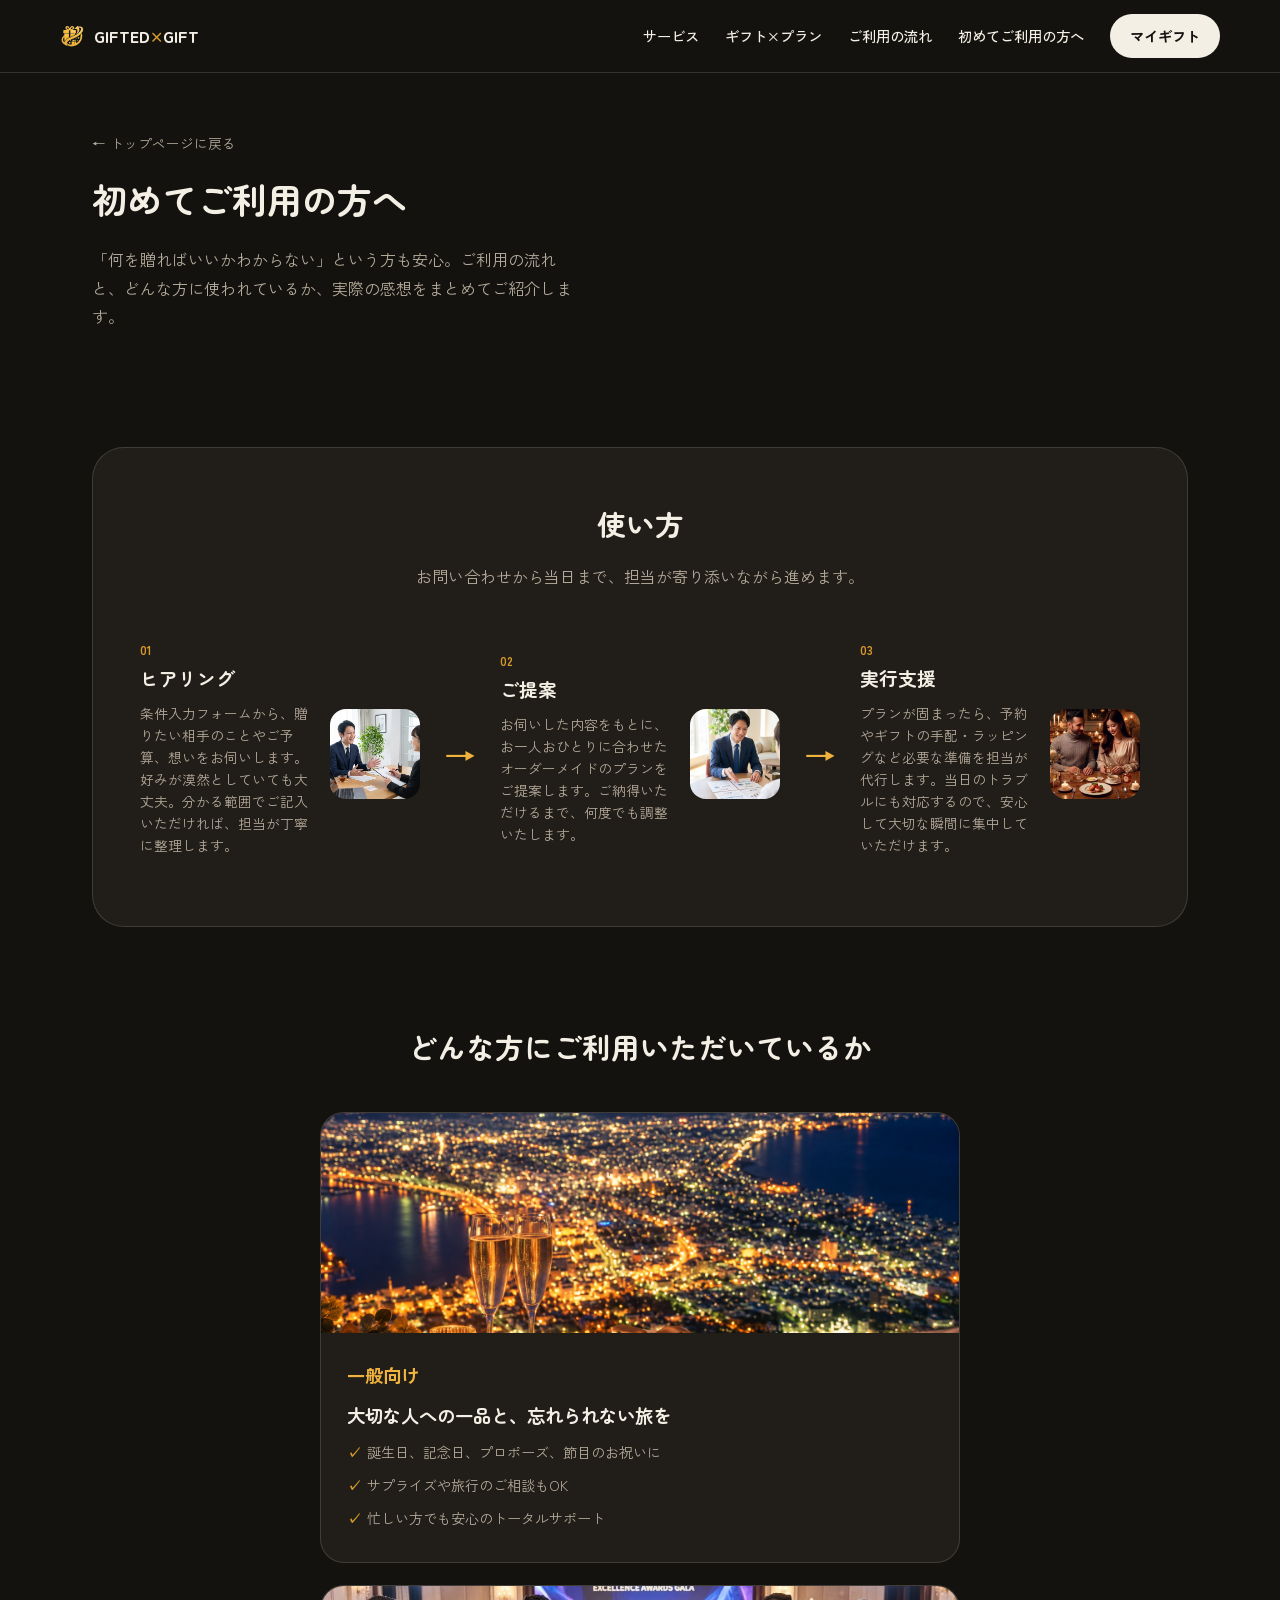
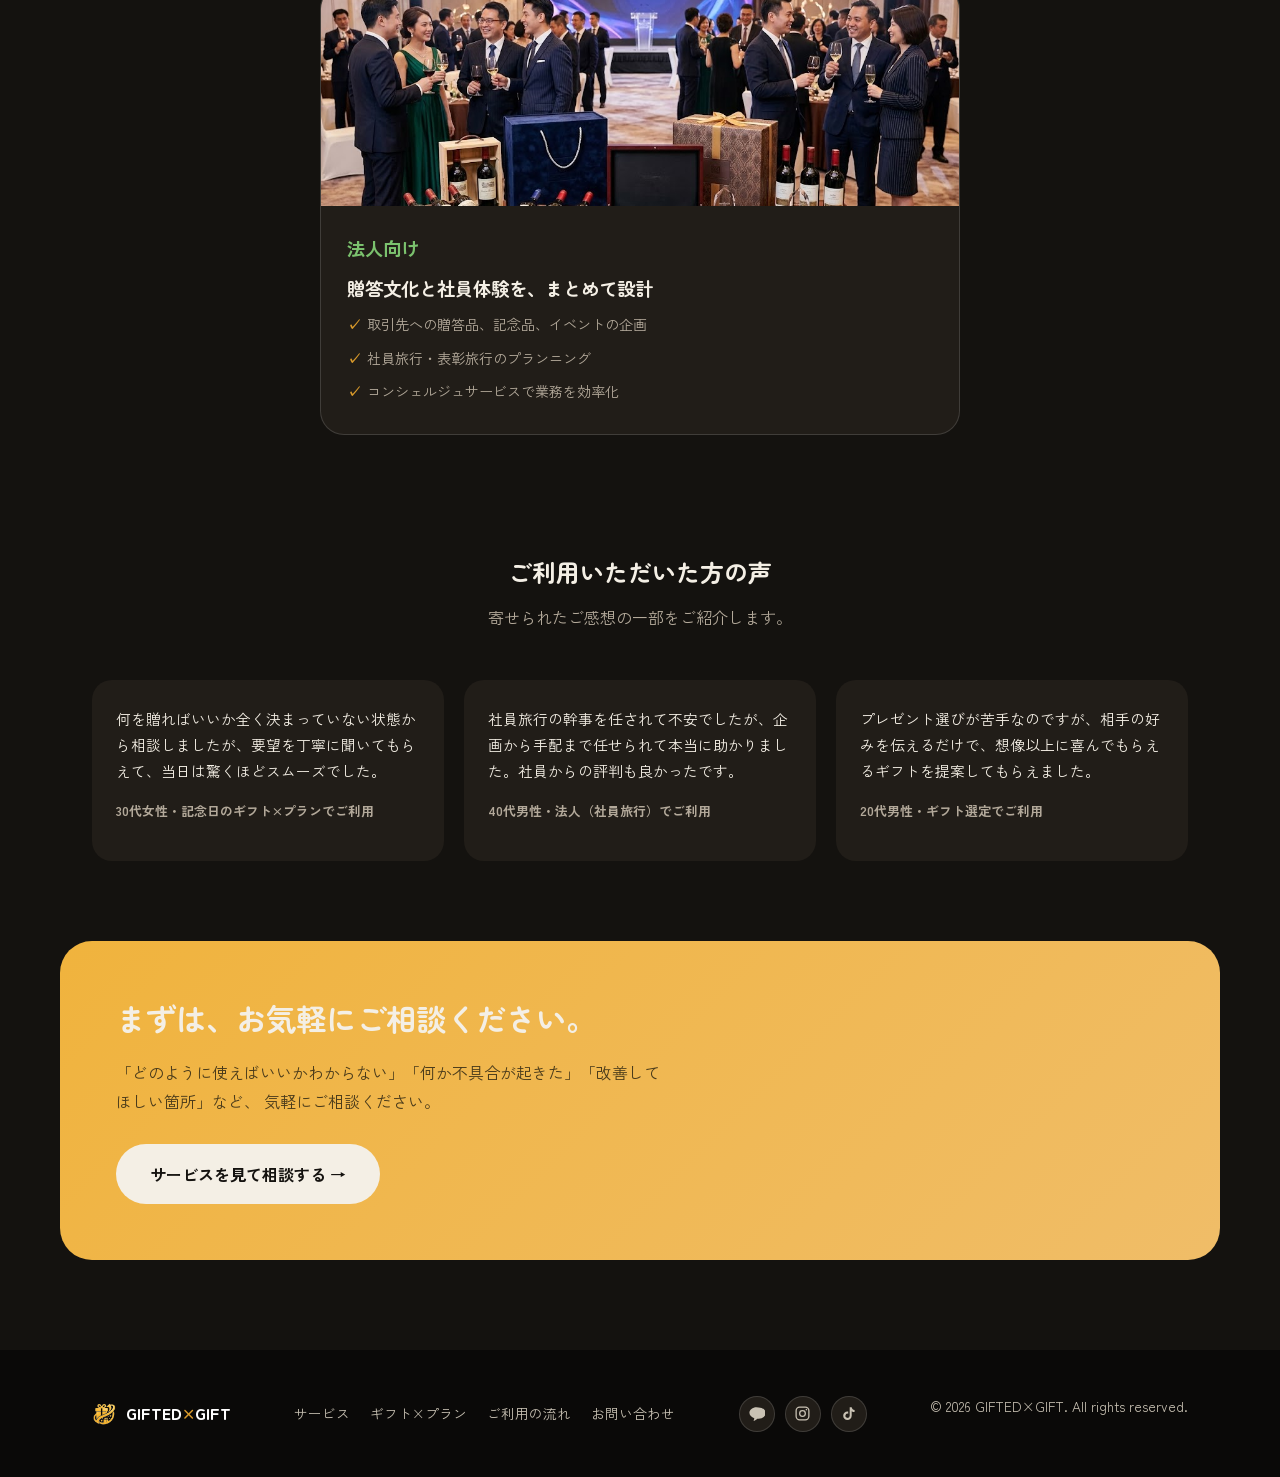
<file: first-time.html>
<!DOCTYPE html>
<html lang="ja">
<head>
<meta charset="UTF-8">
<meta name="viewport" content="width=device-width, initial-scale=1.0">
<title>初めてご利用の方へ ｜ GIFTED×GIFT</title>
<link rel="preconnect" href="https://fonts.googleapis.com">
<link rel="preconnect" href="https://fonts.gstatic.com" crossorigin>
<link href="https://fonts.googleapis.com/css2?family=Zen+Maru+Gothic:wght@500;700;900&family=Zen+Kaku+Gothic+New:wght@400;500;700&display=swap" rel="stylesheet">
<link rel="stylesheet" href="styles.css">
<link rel="stylesheet" href="form.css">
</head>
<body>

<header class="site-header">
  <div class="wrap header-inner">
    <a href="index.html" class="brand">
      <img src="images/logo-mark-transparent.png" alt="GIFTED×GIFT" class="brand-mark">
      <span class="brand-name">GIFTED<span class="brand-x">×</span>GIFT</span>
    </a>

    <button class="nav-toggle" id="navToggle" aria-label="メニューを開く" aria-expanded="false">
      <span></span><span></span><span></span>
    </button>

    <nav class="site-nav" id="siteNav">
      <a href="index.html#services">サービス</a>
      <a href="index.html#travel">ギフト×プラン</a>
      <a href="index.html#flow">ご利用の流れ</a>
      <a href="index.html#about">初めてご利用の方へ</a>
      <button type="button" class="nav-cta" id="navMyGift">マイギフト</button>
    </nav>
  </div>
</header>

<main>
  <section class="plan-hero wrap">
    <a href="index.html" class="back-link">← トップページに戻る</a>
    <h1>初めてご利用の方へ</h1>
    <p>「何を贈ればいいかわからない」という方も安心。ご利用の流れと、どんな方に使われているか、実際の感想をまとめてご紹介します。</p>
  </section>

  <section class="flow">
    <div class="wrap">
      <div class="flow-inner">
      <h2 class="center">使い方</h2>
      <p class="center flow-lead">お問い合わせから当日まで、担当が寄り添いながら進めます。</p>

      <div class="flow-steps flow-steps--vertical">
        <div class="flow-step">
          <div class="flow-step-text">
            <span class="step-tag">01</span>
            <h3>ヒアリング</h3>
            <p>条件入力フォームから、贈りたい相手のことやご予算、想いをお伺いします。好みが漠然としていても大丈夫。分かる範囲でご記入いただければ、担当が丁寧に整理します。</p>
          </div>
          <span class="step-icon"><img src="images/flow-hearing.jpg" alt=""></span>
        </div>
        <span class="step-arrow">→</span>
        <div class="flow-step">
          <div class="flow-step-text">
            <span class="step-tag">02</span>
            <h3>ご提案</h3>
            <p>お伺いした内容をもとに、お一人おひとりに合わせたオーダーメイドのプランをご提案します。ご納得いただけるまで、何度でも調整いたします。</p>
          </div>
          <span class="step-icon"><img src="images/flow-proposal.jpg" alt=""></span>
        </div>
        <span class="step-arrow">→</span>
        <div class="flow-step">
          <div class="flow-step-text">
            <span class="step-tag">03</span>
            <h3>実行支援</h3>
            <p>プランが固まったら、予約やギフトの手配・ラッピングなど必要な準備を担当が代行します。当日のトラブルにも対応するので、安心して大切な瞬間に集中していただけます。</p>
          </div>
          <span class="step-icon"><img src="images/flow-execution.jpg" alt=""></span>
        </div>
      </div>
      </div>
    </div>
  </section>

  <section class="audience">
    <div class="wrap">
      <h2 class="center">どんな方にご利用いただいているか</h2>

      <div class="audience-grid">
        <article class="audience-card">
          <img src="images/audience-general.jpg" alt="一般向け">
          <div class="audience-body">
            <span class="audience-badge audience-badge--gold">一般向け</span>
            <h3>大切な人への一品と、忘れられない旅を</h3>
            <ul class="check-list">
              <li>誕生日、記念日、プロポーズ、節目のお祝いに</li>
              <li>サプライズや旅行のご相談もOK</li>
              <li>忙しい方でも安心のトータルサポート</li>
            </ul>
          </div>
        </article>

        <article class="audience-card">
          <img src="images/audience-corporate.jpg" alt="法人向け">
          <div class="audience-body">
            <span class="audience-badge audience-badge--sage">法人向け</span>
            <h3>贈答文化と社員体験を、まとめて設計</h3>
            <ul class="check-list">
              <li>取引先への贈答品、記念品、イベントの企画</li>
              <li>社員旅行・表彰旅行のプランニング</li>
              <li>コンシェルジュサービスで業務を効率化</li>
            </ul>
          </div>
        </article>
      </div>
    </div>
  </section>

  <section class="services" id="voices">
    <div class="wrap">
      <h2 class="center">ご利用いただいた方の声</h2>
      <p class="center flow-lead">寄せられたご感想の一部をご紹介します。</p>

      <div class="testimonial-grid" style="margin-top:36px;">
        <div class="testimonial-card">
          <p class="testimonial-quote">何を贈ればいいか全く決まっていない状態から相談しましたが、要望を丁寧に聞いてもらえて、当日は驚くほどスムーズでした。</p>
          <p class="testimonial-meta">30代女性・記念日のギフト×プランでご利用</p>
        </div>
        <div class="testimonial-card">
          <p class="testimonial-quote">社員旅行の幹事を任されて不安でしたが、企画から手配まで任せられて本当に助かりました。社員からの評判も良かったです。</p>
          <p class="testimonial-meta">40代男性・法人（社員旅行）でご利用</p>
        </div>
        <div class="testimonial-card">
          <p class="testimonial-quote">プレゼント選びが苦手なのですが、相手の好みを伝えるだけで、想像以上に喜んでもらえるギフトを提案してもらえました。</p>
          <p class="testimonial-meta">20代男性・ギフト選定でご利用</p>
        </div>
      </div>
    </div>
  </section>

  <section id="contact" class="contact">
    <div class="wrap contact-panel">
      <div class="contact-copy">
        <h2>まずは、お気軽にご相談ください。</h2>
        <p>
          「どのように使えばいいかわからない」「何か不具合が起きた」「改善してほしい箇所」など、
          気軽にご相談ください。
        </p>
        <a href="index.html#contact" class="btn btn-primary btn-large" style="width:auto; display:inline-block; margin-top:12px;">サービスを見て相談する →</a>
      </div>
    </div>
  </section>
</main>

<footer class="site-footer">
  <div class="wrap footer-inner">
    <div class="footer-brand">
      <img src="images/logo-mark-transparent.png" alt="GIFTED×GIFT" class="brand-mark">
      <span class="brand-name brand-name--small">GIFTED<span class="brand-x">×</span>GIFT</span>
    </div>
    <nav class="footer-nav">
      <a href="index.html#services">サービス</a>
      <a href="index.html#travel">ギフト×プラン</a>
      <a href="index.html#flow">ご利用の流れ</a>
      <a href="index.html#contact">お問い合わせ</a>
    </nav>
    <div class="footer-social">
      <a href="https://line.me/R/ti/p/@430uoiak" class="social-link social-link--line" aria-label="LINE公式アカウント" target="_blank" rel="noopener">
        <svg viewBox="0 0 24 24" fill="currentColor"><path d="M12 3C6.48 3 2 6.58 2 11c0 3.54 2.92 6.53 6.94 7.58-.15.55-.96 3.44-.99 3.66 0 0-.02.16.09.23.1.06.23.02.23.02.3-.04 3.5-2.3 4.9-3.24.58.08 1.17.13 1.83.13 5.52 0 10-3.58 10-8s-4.48-8-10-8z"/></svg>
      </a>
      <a href="#" class="social-link social-link--instagram" aria-label="Instagram" target="_blank" rel="noopener">
        <svg viewBox="0 0 24 24" fill="none" stroke="currentColor" stroke-width="1.8"><rect x="3" y="3" width="18" height="18" rx="5"/><circle cx="12" cy="12" r="4"/><circle cx="17.5" cy="6.5" r="1.1" fill="currentColor" stroke="none"/></svg>
      </a>
      <a href="#" class="social-link social-link--tiktok" aria-label="TikTok" target="_blank" rel="noopener">
        <svg viewBox="0 0 24 24" fill="currentColor"><path d="M16.5 3c.4 2.2 1.9 3.7 4.1 4v3c-1.5 0-2.9-.4-4.1-1.2v6.3c0 3.3-2.7 6-6 6s-6-2.7-6-6 2.7-6 6-6c.4 0 .8 0 1.1.1v3.1a3 3 0 1 0 2.1 2.9V3h2.8z"/></svg>
      </a>
    </div>
    <div class="footer-meta"><p>&copy; 2026 GIFTED×GIFT. All rights reserved.</p></div>
  </div>
</footer>

<div class="gate-overlay" id="gateOverlay" hidden>
  <div class="gate-modal">
    <button class="gate-close" id="gateClose" type="button" aria-label="閉じる">×</button>

    <div class="gate-step" id="gateChoice">
      <h3>ご利用方法をお選びください</h3>
      <p>初めての方も、以前ご相談いただいた方も、こちらからどうぞ。</p>
      <div class="gate-actions">
        <button type="button" class="btn btn-primary" id="gateNewUser">新規利用でお申し込み</button>
        <button type="button" class="btn btn-outline" id="gateLogin">ログイン</button>
      </div>
    </div>

    <div class="gate-step" id="gateLoginEmail" hidden>
      <h3>ログイン</h3>
      <p>ご登録のメールアドレスと確認コードを入力してください。</p>
      <label class="gate-field">メールアドレス
        <input type="email" id="loginEmailInput" placeholder="example@mail.com">
      </label>
      <label class="gate-field">
        <input type="text" id="loginCodeInput" maxlength="6" inputmode="numeric" placeholder="123456">
      </label>
      <button type="button" class="btn btn-primary" id="verifyCodeBtn">ログイン</button>
      <a href="gift-travel.html" class="gate-back" id="backToChoice1">初めての方はこちら</a>
    </div>
  </div>
</div>

<script src="config.js"></script>
<script src="script.js"></script>
<script src="gate.js"></script>
</body>
</html>
</file>
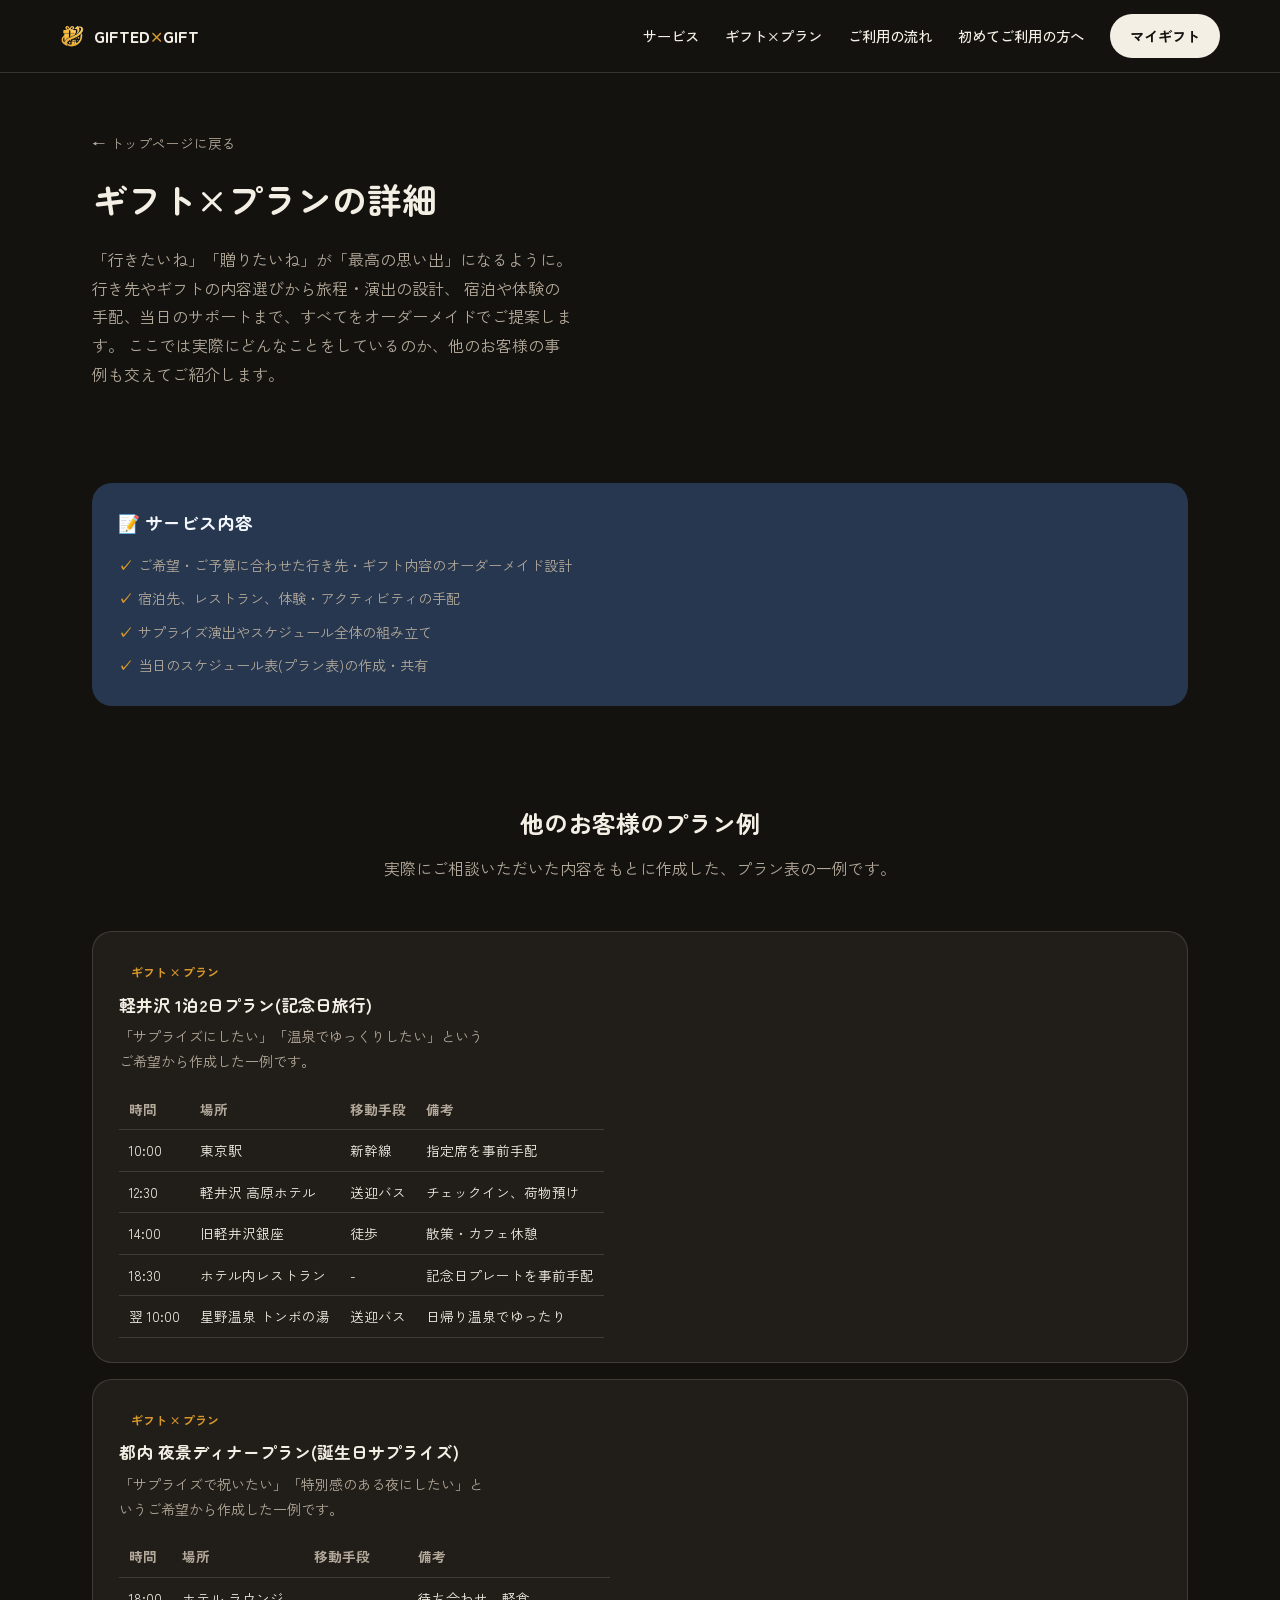
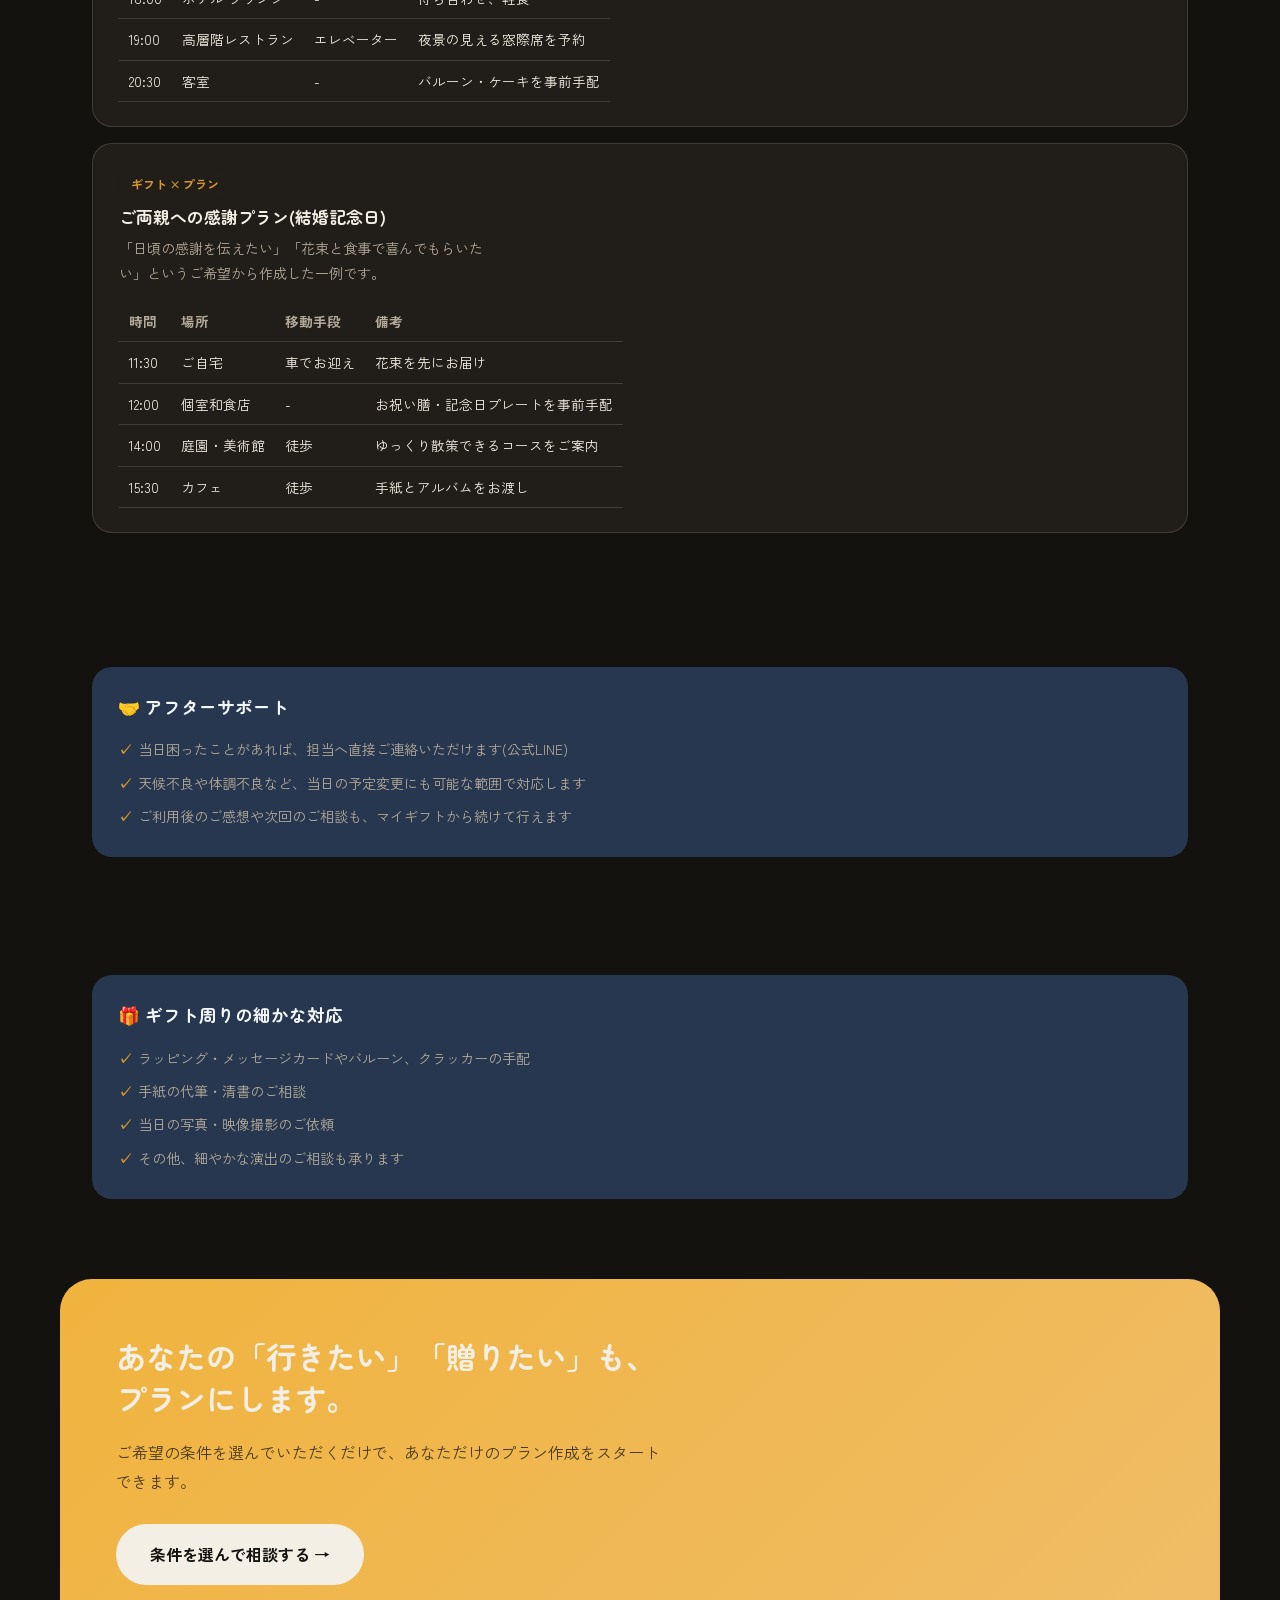
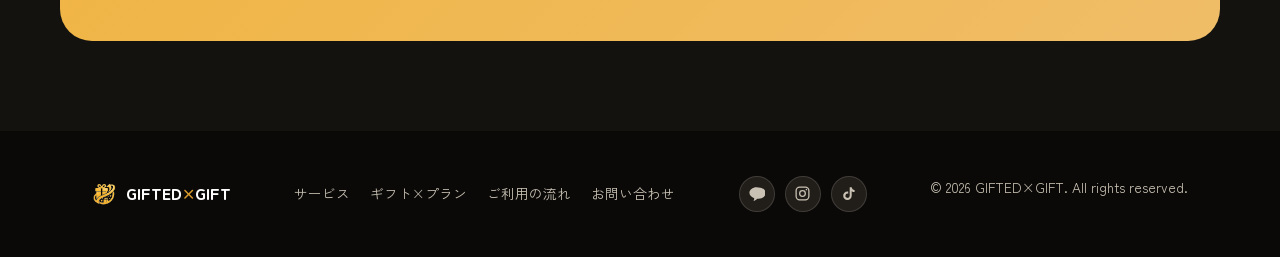
<file: gift-plan-details.html>
<!DOCTYPE html>
<html lang="ja">
<head>
<meta charset="UTF-8">
<meta name="viewport" content="width=device-width, initial-scale=1.0">
<title>ギフト×プランの詳細 ｜ GIFTED×GIFT</title>
<link rel="preconnect" href="https://fonts.googleapis.com">
<link rel="preconnect" href="https://fonts.gstatic.com" crossorigin>
<link href="https://fonts.googleapis.com/css2?family=Zen+Maru+Gothic:wght@500;700;900&family=Zen+Kaku+Gothic+New:wght@400;500;700&display=swap" rel="stylesheet">
<link rel="stylesheet" href="styles.css">
<link rel="stylesheet" href="form.css">
</head>
<body>

<header class="site-header">
  <div class="wrap header-inner">
    <a href="index.html" class="brand">
      <img src="images/logo-mark-transparent.png" alt="GIFTED×GIFT" class="brand-mark">
      <span class="brand-name">GIFTED<span class="brand-x">×</span>GIFT</span>
    </a>

    <button class="nav-toggle" id="navToggle" aria-label="メニューを開く" aria-expanded="false">
      <span></span><span></span><span></span>
    </button>

    <nav class="site-nav" id="siteNav">
      <a href="index.html#services">サービス</a>
      <a href="index.html#travel">ギフト×プラン</a>
      <a href="index.html#flow">ご利用の流れ</a>
      <a href="index.html#about">初めてご利用の方へ</a>
      <button type="button" class="nav-cta" id="navMyGift">マイギフト</button>
    </nav>
  </div>
</header>

<main>
  <section class="plan-hero wrap">
    <a href="index.html" class="back-link">← トップページに戻る</a>
    <h1>ギフト×プランの詳細</h1>
    <p>
      「行きたいね」「贈りたいね」が「最高の思い出」になるように。行き先やギフトの内容選びから旅程・演出の設計、
      宿泊や体験の手配、当日のサポートまで、すべてをオーダーメイドでご提案します。
      ここでは実際にどんなことをしているのか、他のお客様の事例も交えてご紹介します。
    </p>
  </section>

  <section class="services">
    <div class="wrap">
      <div class="category-panel">
        <h3>📝 サービス内容</h3>
        <ul class="check-list" style="margin-top:10px;">
          <li>ご希望・ご予算に合わせた行き先・ギフト内容のオーダーメイド設計</li>
          <li>宿泊先、レストラン、体験・アクティビティの手配</li>
          <li>サプライズ演出やスケジュール全体の組み立て</li>
          <li>当日のスケジュール表(プラン表)の作成・共有</li>
        </ul>
      </div>
    </div>
  </section>

  <section class="services">
    <div class="wrap">
      <h2 class="center">他のお客様のプラン例</h2>
      <p class="center flow-lead">実際にご相談いただいた内容をもとに作成した、プラン表の一例です。</p>

      <div class="proposal-card" style="margin-top:32px;">
        <div class="proposal-main">
          <span class="proposal-tag">ギフト × プラン</span>
          <h3>軽井沢 1泊2日プラン(記念日旅行)</h3>
          <p>「サプライズにしたい」「温泉でゆっくりしたい」というご希望から作成した一例です。</p>
          <table class="proposal-schedule">
            <thead><tr><th>時間</th><th>場所</th><th>移動手段</th><th>備考</th></tr></thead>
            <tbody>
              <tr><td>10:00</td><td>東京駅</td><td>新幹線</td><td>指定席を事前手配</td></tr>
              <tr><td>12:30</td><td>軽井沢 高原ホテル</td><td>送迎バス</td><td>チェックイン、荷物預け</td></tr>
              <tr><td>14:00</td><td>旧軽井沢銀座</td><td>徒歩</td><td>散策・カフェ休憩</td></tr>
              <tr><td>18:30</td><td>ホテル内レストラン</td><td>-</td><td>記念日プレートを事前手配</td></tr>
              <tr><td>翌 10:00</td><td>星野温泉 トンボの湯</td><td>送迎バス</td><td>日帰り温泉でゆったり</td></tr>
            </tbody>
          </table>
        </div>
      </div>

      <div class="proposal-card">
        <div class="proposal-main">
          <span class="proposal-tag">ギフト × プラン</span>
          <h3>都内 夜景ディナープラン(誕生日サプライズ)</h3>
          <p>「サプライズで祝いたい」「特別感のある夜にしたい」というご希望から作成した一例です。</p>
          <table class="proposal-schedule">
            <thead><tr><th>時間</th><th>場所</th><th>移動手段</th><th>備考</th></tr></thead>
            <tbody>
              <tr><td>18:00</td><td>ホテル ラウンジ</td><td>-</td><td>待ち合わせ、軽食</td></tr>
              <tr><td>19:00</td><td>高層階レストラン</td><td>エレベーター</td><td>夜景の見える窓際席を予約</td></tr>
              <tr><td>20:30</td><td>客室</td><td>-</td><td>バルーン・ケーキを事前手配</td></tr>
            </tbody>
          </table>
        </div>
      </div>

      <div class="proposal-card">
        <div class="proposal-main">
          <span class="proposal-tag">ギフト × プラン</span>
          <h3>ご両親への感謝プラン(結婚記念日)</h3>
          <p>「日頃の感謝を伝えたい」「花束と食事で喜んでもらいたい」というご希望から作成した一例です。</p>
          <table class="proposal-schedule">
            <thead><tr><th>時間</th><th>場所</th><th>移動手段</th><th>備考</th></tr></thead>
            <tbody>
              <tr><td>11:30</td><td>ご自宅</td><td>車でお迎え</td><td>花束を先にお届け</td></tr>
              <tr><td>12:00</td><td>個室和食店</td><td>-</td><td>お祝い膳・記念日プレートを事前手配</td></tr>
              <tr><td>14:00</td><td>庭園・美術館</td><td>徒歩</td><td>ゆっくり散策できるコースをご案内</td></tr>
              <tr><td>15:30</td><td>カフェ</td><td>徒歩</td><td>手紙とアルバムをお渡し</td></tr>
            </tbody>
          </table>
        </div>
      </div>
    </div>
  </section>

  <section class="services">
    <div class="wrap">
      <div class="category-panel">
        <h3>🤝 アフターサポート</h3>
        <ul class="check-list" style="margin-top:10px;">
          <li>当日困ったことがあれば、担当へ直接ご連絡いただけます(公式LINE)</li>
          <li>天候不良や体調不良など、当日の予定変更にも可能な範囲で対応します</li>
          <li>ご利用後のご感想や次回のご相談も、マイギフトから続けて行えます</li>
        </ul>
      </div>
    </div>
  </section>

  <section class="services">
    <div class="wrap">
      <div class="category-panel">
        <h3>🎁 ギフト周りの細かな対応</h3>
        <ul class="check-list" style="margin-top:10px;">
          <li>ラッピング・メッセージカードやバルーン、クラッカーの手配</li>
          <li>手紙の代筆・清書のご相談</li>
          <li>当日の写真・映像撮影のご依頼</li>
          <li>その他、細やかな演出のご相談も承ります</li>
        </ul>
      </div>
    </div>
  </section>

  <section id="contact" class="contact">
    <div class="wrap contact-panel">
      <div class="contact-copy">
        <h2>あなたの「行きたい」「贈りたい」も、プランにします。</h2>
        <p>
          ご希望の条件を選んでいただくだけで、あなただけのプラン作成をスタートできます。
        </p>
        <a href="gift-travel.html" class="btn btn-primary btn-large" style="width:auto; display:inline-block; margin-top:12px;">条件を選んで相談する →</a>
      </div>
    </div>
  </section>
</main>

<footer class="site-footer">
  <div class="wrap footer-inner">
    <div class="footer-brand">
      <img src="images/logo-mark-transparent.png" alt="GIFTED×GIFT" class="brand-mark">
      <span class="brand-name brand-name--small">GIFTED<span class="brand-x">×</span>GIFT</span>
    </div>
    <nav class="footer-nav">
      <a href="index.html#services">サービス</a>
      <a href="index.html#travel">ギフト×プラン</a>
      <a href="index.html#flow">ご利用の流れ</a>
      <a href="index.html#contact">お問い合わせ</a>
    </nav>
    <div class="footer-social">
      <a href="https://line.me/R/ti/p/@430uoiak" class="social-link social-link--line" aria-label="LINE公式アカウント" target="_blank" rel="noopener">
        <svg viewBox="0 0 24 24" fill="currentColor"><path d="M12 3C6.48 3 2 6.58 2 11c0 3.54 2.92 6.53 6.94 7.58-.15.55-.96 3.44-.99 3.66 0 0-.02.16.09.23.1.06.23.02.23.02.3-.04 3.5-2.3 4.9-3.24.58.08 1.17.13 1.83.13 5.52 0 10-3.58 10-8s-4.48-8-10-8z"/></svg>
      </a>
      <a href="#" class="social-link social-link--instagram" aria-label="Instagram" target="_blank" rel="noopener">
        <svg viewBox="0 0 24 24" fill="none" stroke="currentColor" stroke-width="1.8"><rect x="3" y="3" width="18" height="18" rx="5"/><circle cx="12" cy="12" r="4"/><circle cx="17.5" cy="6.5" r="1.1" fill="currentColor" stroke="none"/></svg>
      </a>
      <a href="#" class="social-link social-link--tiktok" aria-label="TikTok" target="_blank" rel="noopener">
        <svg viewBox="0 0 24 24" fill="currentColor"><path d="M16.5 3c.4 2.2 1.9 3.7 4.1 4v3c-1.5 0-2.9-.4-4.1-1.2v6.3c0 3.3-2.7 6-6 6s-6-2.7-6-6 2.7-6 6-6c.4 0 .8 0 1.1.1v3.1a3 3 0 1 0 2.1 2.9V3h2.8z"/></svg>
      </a>
    </div>
    <div class="footer-meta"><p>&copy; 2026 GIFTED×GIFT. All rights reserved.</p></div>
  </div>
</footer>

<div class="gate-overlay" id="gateOverlay" hidden>
  <div class="gate-modal">
    <button class="gate-close" id="gateClose" type="button" aria-label="閉じる">×</button>

    <div class="gate-step" id="gateChoice">
      <h3>ご利用方法をお選びください</h3>
      <p>初めての方も、以前ご相談いただいた方も、こちらからどうぞ。</p>
      <div class="gate-actions">
        <button type="button" class="btn btn-primary" id="gateNewUser">新規利用でお申し込み</button>
        <button type="button" class="btn btn-outline" id="gateLogin">ログイン</button>
      </div>
    </div>

    <div class="gate-step" id="gateLoginEmail" hidden>
      <h3>ログイン</h3>
      <p>ご登録のメールアドレスと確認コードを入力してください。</p>
      <label class="gate-field">メールアドレス
        <input type="email" id="loginEmailInput" placeholder="example@mail.com">
      </label>
      <label class="gate-field">
        <input type="text" id="loginCodeInput" maxlength="6" inputmode="numeric" placeholder="123456">
      </label>
      <button type="button" class="btn btn-primary" id="verifyCodeBtn">ログイン</button>
      <a href="gift-travel.html" class="gate-back" id="backToChoice1">初めての方はこちら</a>
    </div>
  </div>
</div>

<script src="config.js"></script>
<script src="script.js"></script>
<script src="gate.js"></script>
</body>
</html>
</file>
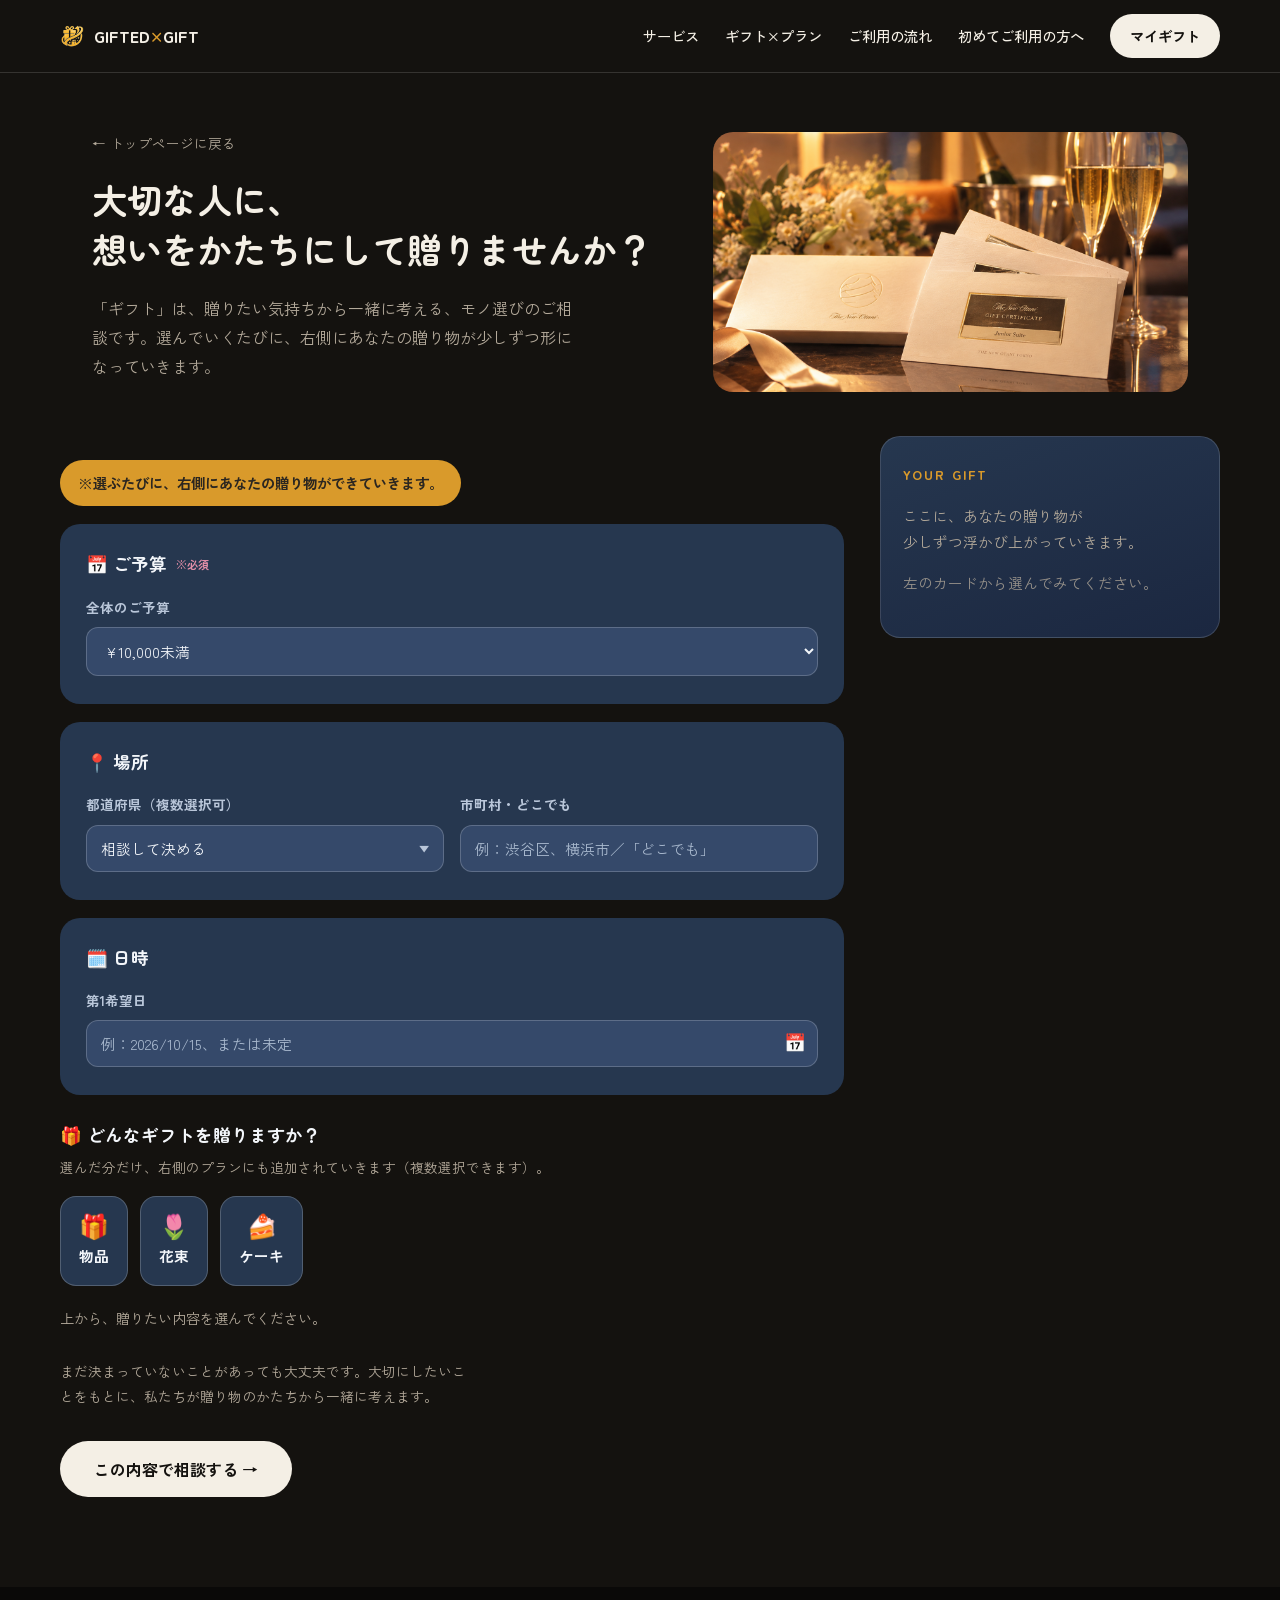
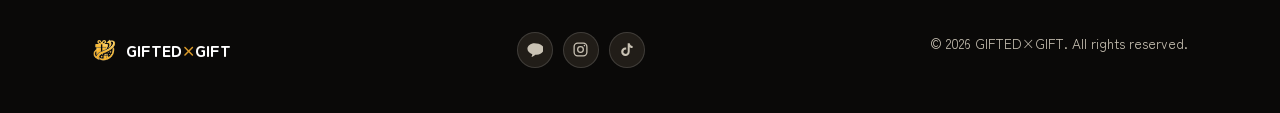
<file: gift-selection.html>
<!DOCTYPE html>
<html lang="ja">
<head>
<meta charset="UTF-8">
<meta name="viewport" content="width=device-width, initial-scale=1.0">
<title>ギフト ｜ GIFTED×GIFT</title>
<link rel="preconnect" href="https://fonts.googleapis.com">
<link rel="preconnect" href="https://fonts.gstatic.com" crossorigin>
<link href="https://fonts.googleapis.com/css2?family=Zen+Maru+Gothic:wght@500;700;900&family=Zen+Kaku+Gothic+New:wght@400;500;700&display=swap" rel="stylesheet">
<link rel="stylesheet" href="styles.css">
<link rel="stylesheet" href="form.css">
</head>
<body>

<header class="site-header">
  <div class="wrap header-inner">
    <a href="index.html" class="brand">
      <img src="images/logo-mark-transparent.png" alt="GIFTED×GIFT" class="brand-mark">
      <span class="brand-name">GIFTED<span class="brand-x">×</span>GIFT</span>
    </a>
    <button class="nav-toggle" id="navToggle" aria-label="メニューを開く" aria-expanded="false">
      <span></span><span></span><span></span>
    </button>
    <nav class="site-nav" id="siteNav">
      <a href="index.html#services">サービス</a>
      <a href="index.html#travel">ギフト×プラン</a>
      <a href="index.html#flow">ご利用の流れ</a>
      <a href="index.html#about">初めてご利用の方へ</a>
      <button type="button" class="nav-cta" id="navMyGift">マイギフト</button>
    </nav>
  </div>
</header>

<main>
  <section class="plan-hero plan-hero--split wrap">
    <div class="plan-hero-text">
      <a href="index.html" class="back-link">← トップページに戻る</a>
      <h1>大切な人に、<br>想いをかたちにして贈りませんか？</h1>
      <p>「ギフト」は、贈りたい気持ちから一緒に考える、モノ選びのご相談です。選んでいくたびに、<span class="side-label-desktop">右側</span><span class="side-label-mobile">上側</span>にあなたの贈り物が少しずつ形になっていきます。</p>
    </div>
    <div class="plan-hero-photo">
      <img src="images/gift-card.jpg" alt="">
    </div>
  </section>

  <div class="plan-builder wrap">
  <form class="plan-form" id="planForm">

    <p class="category-toggle-note">※選ぶたびに、<span class="side-label-desktop">右側</span><span class="side-label-mobile">上側</span>にあなたの贈り物ができていきます。</p>

    <!-- ご予算（必須） -->
    <div class="category-panel" id="cat-purpose">
      <h3>📅 ご予算 <span style="font-size:0.7rem; font-weight:700; color:#E38FA8;">※必須</span></h3>
      <div class="field-grid">
        <label>全体のご予算
          <select>
            <option>¥10,000未満</option>
            <option>¥10,000〜30,000</option>
            <option>¥30,000〜50,000</option>
            <option>¥50,000〜100,000</option>
            <option>¥100,000以上</option>
          </select>
        </label>
      </div>
    </div>

    <!-- 場所 -->
    <div class="category-panel" id="cat-location">
      <h3>📍 場所</h3>
      <div class="field-grid">
        <div class="field-label">都道府県（複数選択可）
          <div class="location-dropdown">
            <button type="button" class="location-dropdown-toggle" id="prefectureToggle">
              <span id="prefectureSummary">相談して決める</span>
              <span class="location-dropdown-chevron">▼</span>
            </button>
            <div class="location-dropdown-panel checkbox-row" id="prefecturePanel" data-field-label="都道府県" hidden>
              <label><input type="checkbox" value="北海道"> 北海道</label>
              <label><input type="checkbox" value="青森県"> 青森県</label>
              <label><input type="checkbox" value="岩手県"> 岩手県</label>
              <label><input type="checkbox" value="宮城県"> 宮城県</label>
              <label><input type="checkbox" value="秋田県"> 秋田県</label>
              <label><input type="checkbox" value="山形県"> 山形県</label>
              <label><input type="checkbox" value="福島県"> 福島県</label>
              <label><input type="checkbox" value="茨城県"> 茨城県</label>
              <label><input type="checkbox" value="栃木県"> 栃木県</label>
              <label><input type="checkbox" value="群馬県"> 群馬県</label>
              <label><input type="checkbox" value="埼玉県"> 埼玉県</label>
              <label><input type="checkbox" value="千葉県"> 千葉県</label>
              <label><input type="checkbox" value="東京都"> 東京都</label>
              <label><input type="checkbox" value="神奈川県"> 神奈川県</label>
              <label><input type="checkbox" value="新潟県"> 新潟県</label>
              <label><input type="checkbox" value="富山県"> 富山県</label>
              <label><input type="checkbox" value="石川県"> 石川県</label>
              <label><input type="checkbox" value="福井県"> 福井県</label>
              <label><input type="checkbox" value="山梨県"> 山梨県</label>
              <label><input type="checkbox" value="長野県"> 長野県</label>
              <label><input type="checkbox" value="岐阜県"> 岐阜県</label>
              <label><input type="checkbox" value="静岡県"> 静岡県</label>
              <label><input type="checkbox" value="愛知県"> 愛知県</label>
              <label><input type="checkbox" value="三重県"> 三重県</label>
              <label><input type="checkbox" value="滋賀県"> 滋賀県</label>
              <label><input type="checkbox" value="京都府"> 京都府</label>
              <label><input type="checkbox" value="大阪府"> 大阪府</label>
              <label><input type="checkbox" value="兵庫県"> 兵庫県</label>
              <label><input type="checkbox" value="奈良県"> 奈良県</label>
              <label><input type="checkbox" value="和歌山県"> 和歌山県</label>
              <label><input type="checkbox" value="鳥取県"> 鳥取県</label>
              <label><input type="checkbox" value="島根県"> 島根県</label>
              <label><input type="checkbox" value="岡山県"> 岡山県</label>
              <label><input type="checkbox" value="広島県"> 広島県</label>
              <label><input type="checkbox" value="山口県"> 山口県</label>
              <label><input type="checkbox" value="徳島県"> 徳島県</label>
              <label><input type="checkbox" value="香川県"> 香川県</label>
              <label><input type="checkbox" value="愛媛県"> 愛媛県</label>
              <label><input type="checkbox" value="高知県"> 高知県</label>
              <label><input type="checkbox" value="福岡県"> 福岡県</label>
              <label><input type="checkbox" value="佐賀県"> 佐賀県</label>
              <label><input type="checkbox" value="長崎県"> 長崎県</label>
              <label><input type="checkbox" value="熊本県"> 熊本県</label>
              <label><input type="checkbox" value="大分県"> 大分県</label>
              <label><input type="checkbox" value="宮崎県"> 宮崎県</label>
              <label><input type="checkbox" value="鹿児島県"> 鹿児島県</label>
              <label><input type="checkbox" value="沖縄県"> 沖縄県</label>
            </div>
          </div>
        </div>
        <label>市町村・どこでも
          <input type="text" placeholder="例：渋谷区、横浜市／「どこでも」">
        </label>
      </div>
    </div>

    <!-- 日時 -->
    <div class="category-panel" id="cat-datetime">
      <h3>🗓️ 日時</h3>
      <div class="field-grid">
        <label>第1希望日
          <div class="date-range-field">
            <input type="text" id="dateChoice1" placeholder="例：2026/10/15、または未定">
            <button type="button" class="date-range-toggle" id="dateChoice1CalToggle" aria-label="カレンダーから選択">📅</button>
            <div class="date-range-popover" id="dateChoice1CalPopover" hidden>
              <label>開始日
                <input type="date" id="dateChoice1Start">
              </label>
              <label>終了日（1日だけなら空欄でOK）
                <input type="date" id="dateChoice1End">
              </label>
              <button type="button" class="btn btn-outline date-range-apply">この内容を反映</button>
            </div>
          </div>
        </label>
        <label id="dateChoice2Field" hidden>第2希望日
          <div class="date-range-field">
            <input type="text" id="dateChoice2" placeholder="例：2026/10/15、または未定">
            <button type="button" class="date-range-toggle" id="dateChoice2CalToggle" aria-label="カレンダーから選択">📅</button>
            <div class="date-range-popover" id="dateChoice2CalPopover" hidden>
              <label>開始日
                <input type="date" id="dateChoice2Start">
              </label>
              <label>終了日（1日だけなら空欄でOK）
                <input type="date" id="dateChoice2End">
              </label>
              <button type="button" class="btn btn-outline date-range-apply">この内容を反映</button>
            </div>
          </div>
        </label>
        <label id="dateChoice3Field" hidden>第3希望日
          <div class="date-range-field">
            <input type="text" id="dateChoice3" placeholder="例：2026/10/15、または未定">
            <button type="button" class="date-range-toggle" id="dateChoice3CalToggle" aria-label="カレンダーから選択">📅</button>
            <div class="date-range-popover" id="dateChoice3CalPopover" hidden>
              <label>開始日
                <input type="date" id="dateChoice3Start">
              </label>
              <label>終了日（1日だけなら空欄でOK）
                <input type="date" id="dateChoice3End">
              </label>
              <button type="button" class="btn btn-outline date-range-apply">この内容を反映</button>
            </div>
          </div>
        </label>
      </div>
    </div>

    <div class="addon-section">
      <h3 class="addon-heading">🎁 どんなギフトを贈りますか？</h3>
      <p class="addon-note">選んだ分だけ、右側のプランにも追加されていきます（複数選択できます）。</p>
      <div class="category-toggle">
        <label class="category-chip addon-tile">
          <input type="checkbox" data-target="cat-goods"><span class="addon-tile-icon">🎁</span><span>物品</span>
        </label>
        <label class="category-chip addon-tile">
          <input type="checkbox" data-target="cat-flower"><span class="addon-tile-icon">🌷</span><span>花束</span>
        </label>
        <label class="category-chip addon-tile">
          <input type="checkbox" data-target="cat-cake"><span class="addon-tile-icon">🍰</span><span>ケーキ</span>
        </label>
      </div>
      <p class="empty-hint" id="emptyHint">上から、贈りたい内容を選んでください。</p>
    </div>

    <p class="plan-form-footnote">まだ決まっていないことがあっても大丈夫です。大切にしたいことをもとに、私たちが贈り物のかたちから一緒に考えます。</p>
    <button type="submit" class="btn btn-primary btn-large" style="width:auto;">この内容で相談する →</button>
  </form>

  <aside class="plan-preview" id="planPreview" aria-live="polite">
    <div class="plan-preview-head">
      <p class="plan-preview-eyebrow">YOUR GIFT</p>
      <button type="button" class="plan-preview-count" id="previewToggle" hidden>
        <span>🛍️ <span id="previewCount">0</span>件選択中</span>
        <span class="plan-preview-count-chevron" id="previewChevron">▼</span>
      </button>
    </div>
    <div class="plan-preview-empty" id="previewEmpty">
      <p>ここに、あなたの贈り物が<br>少しずつ浮かび上がっていきます。</p>
      <p class="plan-preview-empty-sub">左のカードから選んでみてください。</p>
    </div>
    <div class="plan-preview-body" id="previewBody" hidden>
      <div class="plan-preview-body-detail">
        <p class="plan-preview-mood-en" id="previewMoodEn">YOUR GIFT</p>
        <p class="plan-preview-mood-copy" id="previewMoodCopy">あなたの贈り物を、一緒に考えています。</p>
        <p class="plan-preview-with" id="previewWith" hidden></p>
        <ul class="plan-preview-timeline" id="previewTimeline"></ul>
      </div>
    </div>
  </aside>
  </div>

  <div class="plan-form wrap" id="introStep" hidden>
    <div class="category-panel">
      <h3>マンツーマンで即日即対応！最短翌日実行！</h3>
      <p>
        ご相談内容を受け付けました。専任スタッフがマンツーマンで対応し、<br>
        最短翌日にはプランをご提案します。
      </p>
      <p>このあと公式LINEのトーク画面に移動しますので、そのままチャットで詳細をお聞かせください。</p>
      <button type="button" class="btn btn-primary btn-large" id="introNextBtn" style="width:auto;">次へ進む →</button>
    </div>
  </div>

  <div class="plan-form wrap" id="lineStep" hidden>
    <div class="category-panel">
      <h3>公式LINEでやり取りを始めましょう</h3>
      <p class="done-actions-note">まもなく自動的にLINEのトーク画面に移動し、この内容が入力された状態になります。移動しない場合は、下のボタンからLINEを開いてください。</p>

      <div class="done-actions">
        <button type="button" class="btn btn-line" id="lineSendBtn">LINEで自動送信する</button>
      </div>
    </div>
  </div>
</main>

<footer class="site-footer">
  <div class="wrap footer-inner">
    <div class="footer-brand">
      <img src="images/logo-mark-transparent.png" alt="GIFTED×GIFT" class="brand-mark">
      <span class="brand-name brand-name--small">GIFTED<span class="brand-x">×</span>GIFT</span>
    </div>
    <div class="footer-social">
      <a href="https://line.me/R/ti/p/@430uoiak" class="social-link social-link--line" aria-label="LINE公式アカウント" target="_blank" rel="noopener">
        <svg viewBox="0 0 24 24" fill="currentColor"><path d="M12 3C6.48 3 2 6.58 2 11c0 3.54 2.92 6.53 6.94 7.58-.15.55-.96 3.44-.99 3.66 0 0-.02.16.09.23.1.06.23.02.23.02.3-.04 3.5-2.3 4.9-3.24.58.08 1.17.13 1.83.13 5.52 0 10-3.58 10-8s-4.48-8-10-8z"/></svg>
      </a>
      <a href="#" class="social-link social-link--instagram" aria-label="Instagram" target="_blank" rel="noopener">
        <svg viewBox="0 0 24 24" fill="none" stroke="currentColor" stroke-width="1.8"><rect x="3" y="3" width="18" height="18" rx="5"/><circle cx="12" cy="12" r="4"/><circle cx="17.5" cy="6.5" r="1.1" fill="currentColor" stroke="none"/></svg>
      </a>
      <a href="#" class="social-link social-link--tiktok" aria-label="TikTok" target="_blank" rel="noopener">
        <svg viewBox="0 0 24 24" fill="currentColor"><path d="M16.5 3c.4 2.2 1.9 3.7 4.1 4v3c-1.5 0-2.9-.4-4.1-1.2v6.3c0 3.3-2.7 6-6 6s-6-2.7-6-6 2.7-6 6-6c.4 0 .8 0 1.1.1v3.1a3 3 0 1 0 2.1 2.9V3h2.8z"/></svg>
      </a>
    </div>
    <div class="footer-meta"><p>&copy; 2026 GIFTED×GIFT. All rights reserved.</p></div>
  </div>
</footer>

<div class="gate-overlay" id="gateOverlay" hidden>
  <div class="gate-modal">
    <button class="gate-close" id="gateClose" type="button" aria-label="閉じる">×</button>

    <div class="gate-step" id="gateChoice">
      <h3>ご利用方法をお選びください</h3>
      <p>初めての方も、以前ご相談いただいた方も、こちらからどうぞ。</p>
      <div class="gate-actions">
        <button type="button" class="btn btn-primary" id="gateNewUser">新規利用でお申し込み</button>
        <button type="button" class="btn btn-outline" id="gateLogin">ログイン</button>
      </div>
    </div>

    <div class="gate-step" id="gateLoginEmail" hidden>
      <h3>ログイン</h3>
      <p>ご登録のメールアドレスと確認コードを入力してください。</p>
      <label class="gate-field">メールアドレス
        <input type="email" id="loginEmailInput" placeholder="example@mail.com">
      </label>
      <label class="gate-field">
        <input type="text" id="loginCodeInput" maxlength="6" inputmode="numeric" placeholder="123456">
      </label>
      <button type="button" class="btn btn-primary" id="verifyCodeBtn">ログイン</button>
      <a href="gift-travel.html" class="gate-back" id="backToChoice1">初めての方はこちら</a>
    </div>
  </div>
</div>

<script src="config.js"></script>
<script src="script.js"></script>
<script src="plan.js"></script>
<script src="gate.js"></script>
</body>
</html>
</file>
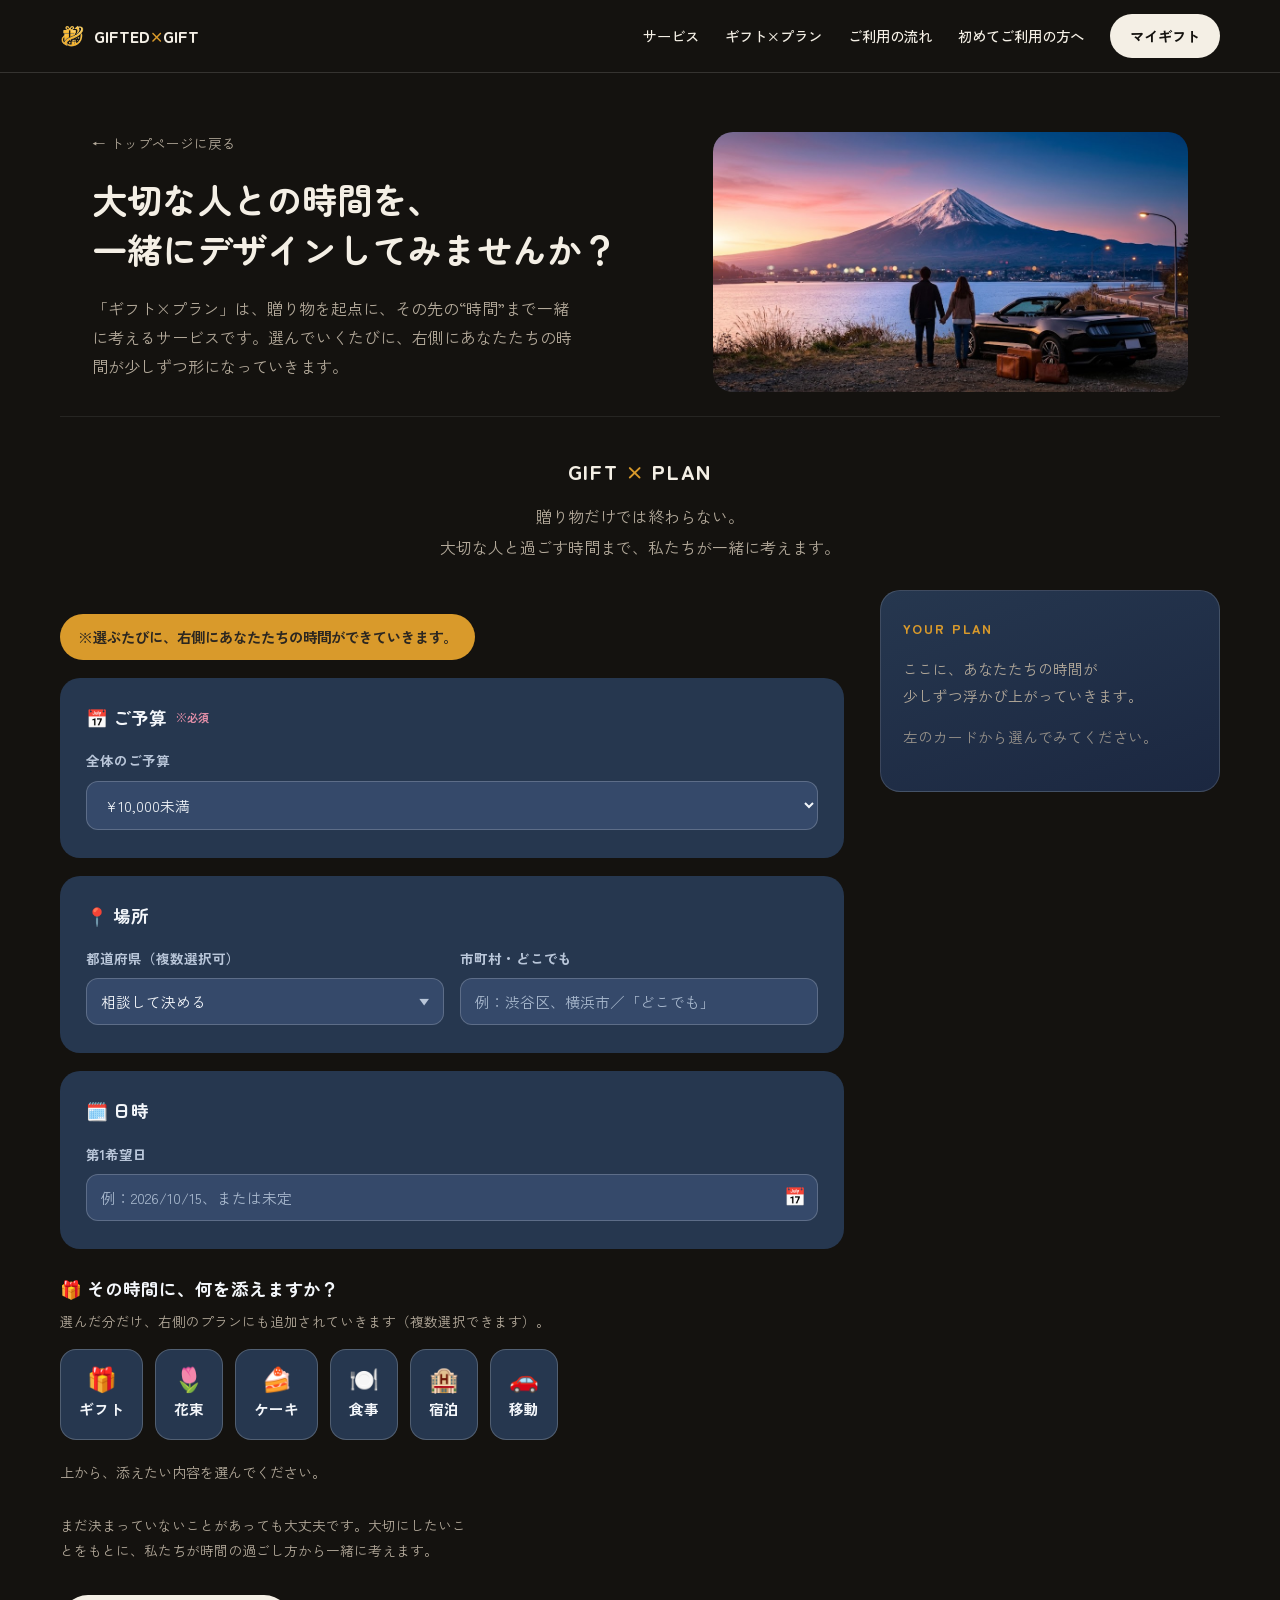
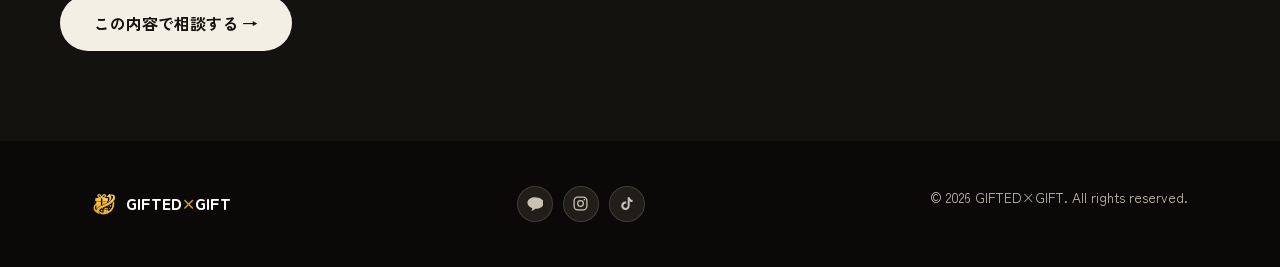
<file: gift-travel.html>
<!DOCTYPE html>
<html lang="ja">
<head>
<meta charset="UTF-8">
<meta name="viewport" content="width=device-width, initial-scale=1.0">
<title>ギフト×プラン ｜ GIFTED×GIFT</title>
<link rel="preconnect" href="https://fonts.googleapis.com">
<link rel="preconnect" href="https://fonts.gstatic.com" crossorigin>
<link href="https://fonts.googleapis.com/css2?family=Zen+Maru+Gothic:wght@500;700;900&family=Zen+Kaku+Gothic+New:wght@400;500;700&display=swap" rel="stylesheet">
<link rel="stylesheet" href="styles.css">
<link rel="stylesheet" href="form.css">
</head>
<body>

<header class="site-header">
  <div class="wrap header-inner">
    <a href="index.html" class="brand">
      <img src="images/logo-mark-transparent.png" alt="GIFTED×GIFT" class="brand-mark">
      <span class="brand-name">GIFTED<span class="brand-x">×</span>GIFT</span>
    </a>

    <button class="nav-toggle" id="navToggle" aria-label="メニューを開く" aria-expanded="false">
      <span></span><span></span><span></span>
    </button>

    <nav class="site-nav" id="siteNav">
      <a href="index.html#services">サービス</a>
      <a href="index.html#travel">ギフト×プラン</a>
      <a href="index.html#flow">ご利用の流れ</a>
      <a href="index.html#about">初めてご利用の方へ</a>
      <button type="button" class="nav-cta" id="navMyGift">マイギフト</button>
    </nav>
  </div>
</header>

<main>
  <section class="plan-hero plan-hero--split wrap">
    <div class="plan-hero-text">
      <a href="index.html" class="back-link">← トップページに戻る</a>
      <h1>大切な人との時間を、<br>一緒にデザインしてみませんか？</h1>
      <p>「ギフト×プラン」は、贈り物を起点に、その先の“時間”まで一緒に考えるサービスです。選んでいくたびに、<span class="side-label-desktop">右側</span><span class="side-label-mobile">上側</span>にあなたたちの時間が少しずつ形になっていきます。</p>
    </div>
    <div class="plan-hero-photo">
      <img src="images/gift-plan.jpg" alt="">
    </div>
  </section>

  <section class="plan-concept wrap">
    <p class="plan-concept-eyebrow">GIFT <span>×</span> PLAN</p>
    <p class="plan-concept-lead">贈り物だけでは終わらない。<br>大切な人と過ごす時間まで、私たちが一緒に考えます。</p>
  </section>

  <div class="plan-builder wrap">
  <form class="plan-form" id="planForm">

    <p class="category-toggle-note">※選ぶたびに、<span class="side-label-desktop">右側</span><span class="side-label-mobile">上側</span>にあなたたちの時間ができていきます。</p>

    <!-- ご予算（必須） -->
    <div class="category-panel" id="cat-purpose">
      <h3>📅 ご予算 <span style="font-size:0.7rem; font-weight:700; color:#E38FA8;">※必須</span></h3>
      <div class="field-grid">
        <label>全体のご予算
          <select>
            <option>¥10,000未満</option>
            <option>¥10,000〜30,000</option>
            <option>¥30,000〜50,000</option>
            <option>¥50,000〜100,000</option>
            <option>¥100,000以上</option>
          </select>
        </label>
      </div>
    </div>

    <!-- 場所 -->
    <div class="category-panel" id="cat-location">
      <h3>📍 場所</h3>
      <div class="field-grid">
        <div class="field-label">都道府県（複数選択可）
          <div class="location-dropdown">
            <button type="button" class="location-dropdown-toggle" id="prefectureToggle">
              <span id="prefectureSummary">相談して決める</span>
              <span class="location-dropdown-chevron">▼</span>
            </button>
            <div class="location-dropdown-panel checkbox-row" id="prefecturePanel" data-field-label="都道府県" hidden>
              <label><input type="checkbox" value="北海道"> 北海道</label>
              <label><input type="checkbox" value="青森県"> 青森県</label>
              <label><input type="checkbox" value="岩手県"> 岩手県</label>
              <label><input type="checkbox" value="宮城県"> 宮城県</label>
              <label><input type="checkbox" value="秋田県"> 秋田県</label>
              <label><input type="checkbox" value="山形県"> 山形県</label>
              <label><input type="checkbox" value="福島県"> 福島県</label>
              <label><input type="checkbox" value="茨城県"> 茨城県</label>
              <label><input type="checkbox" value="栃木県"> 栃木県</label>
              <label><input type="checkbox" value="群馬県"> 群馬県</label>
              <label><input type="checkbox" value="埼玉県"> 埼玉県</label>
              <label><input type="checkbox" value="千葉県"> 千葉県</label>
              <label><input type="checkbox" value="東京都"> 東京都</label>
              <label><input type="checkbox" value="神奈川県"> 神奈川県</label>
              <label><input type="checkbox" value="新潟県"> 新潟県</label>
              <label><input type="checkbox" value="富山県"> 富山県</label>
              <label><input type="checkbox" value="石川県"> 石川県</label>
              <label><input type="checkbox" value="福井県"> 福井県</label>
              <label><input type="checkbox" value="山梨県"> 山梨県</label>
              <label><input type="checkbox" value="長野県"> 長野県</label>
              <label><input type="checkbox" value="岐阜県"> 岐阜県</label>
              <label><input type="checkbox" value="静岡県"> 静岡県</label>
              <label><input type="checkbox" value="愛知県"> 愛知県</label>
              <label><input type="checkbox" value="三重県"> 三重県</label>
              <label><input type="checkbox" value="滋賀県"> 滋賀県</label>
              <label><input type="checkbox" value="京都府"> 京都府</label>
              <label><input type="checkbox" value="大阪府"> 大阪府</label>
              <label><input type="checkbox" value="兵庫県"> 兵庫県</label>
              <label><input type="checkbox" value="奈良県"> 奈良県</label>
              <label><input type="checkbox" value="和歌山県"> 和歌山県</label>
              <label><input type="checkbox" value="鳥取県"> 鳥取県</label>
              <label><input type="checkbox" value="島根県"> 島根県</label>
              <label><input type="checkbox" value="岡山県"> 岡山県</label>
              <label><input type="checkbox" value="広島県"> 広島県</label>
              <label><input type="checkbox" value="山口県"> 山口県</label>
              <label><input type="checkbox" value="徳島県"> 徳島県</label>
              <label><input type="checkbox" value="香川県"> 香川県</label>
              <label><input type="checkbox" value="愛媛県"> 愛媛県</label>
              <label><input type="checkbox" value="高知県"> 高知県</label>
              <label><input type="checkbox" value="福岡県"> 福岡県</label>
              <label><input type="checkbox" value="佐賀県"> 佐賀県</label>
              <label><input type="checkbox" value="長崎県"> 長崎県</label>
              <label><input type="checkbox" value="熊本県"> 熊本県</label>
              <label><input type="checkbox" value="大分県"> 大分県</label>
              <label><input type="checkbox" value="宮崎県"> 宮崎県</label>
              <label><input type="checkbox" value="鹿児島県"> 鹿児島県</label>
              <label><input type="checkbox" value="沖縄県"> 沖縄県</label>
            </div>
          </div>
        </div>
        <label>市町村・どこでも
          <input type="text" placeholder="例：渋谷区、横浜市／「どこでも」">
        </label>
      </div>
    </div>

    <!-- 日時 -->
    <div class="category-panel" id="cat-datetime">
      <h3>🗓️ 日時</h3>
      <div class="field-grid">
        <label>第1希望日
          <div class="date-range-field">
            <input type="text" id="dateChoice1" placeholder="例：2026/10/15、または未定">
            <button type="button" class="date-range-toggle" id="dateChoice1CalToggle" aria-label="カレンダーから選択">📅</button>
            <div class="date-range-popover" id="dateChoice1CalPopover" hidden>
              <label>開始日
                <input type="date" id="dateChoice1Start">
              </label>
              <label>終了日（1日だけなら空欄でOK）
                <input type="date" id="dateChoice1End">
              </label>
              <button type="button" class="btn btn-outline date-range-apply">この内容を反映</button>
            </div>
          </div>
        </label>
        <label id="dateChoice2Field" hidden>第2希望日
          <div class="date-range-field">
            <input type="text" id="dateChoice2" placeholder="例：2026/10/15、または未定">
            <button type="button" class="date-range-toggle" id="dateChoice2CalToggle" aria-label="カレンダーから選択">📅</button>
            <div class="date-range-popover" id="dateChoice2CalPopover" hidden>
              <label>開始日
                <input type="date" id="dateChoice2Start">
              </label>
              <label>終了日（1日だけなら空欄でOK）
                <input type="date" id="dateChoice2End">
              </label>
              <button type="button" class="btn btn-outline date-range-apply">この内容を反映</button>
            </div>
          </div>
        </label>
        <label id="dateChoice3Field" hidden>第3希望日
          <div class="date-range-field">
            <input type="text" id="dateChoice3" placeholder="例：2026/10/15、または未定">
            <button type="button" class="date-range-toggle" id="dateChoice3CalToggle" aria-label="カレンダーから選択">📅</button>
            <div class="date-range-popover" id="dateChoice3CalPopover" hidden>
              <label>開始日
                <input type="date" id="dateChoice3Start">
              </label>
              <label>終了日（1日だけなら空欄でOK）
                <input type="date" id="dateChoice3End">
              </label>
              <button type="button" class="btn btn-outline date-range-apply">この内容を反映</button>
            </div>
          </div>
        </label>
      </div>
    </div>

    <div class="addon-section">
      <h3 class="addon-heading">🎁 その時間に、何を添えますか？</h3>
      <p class="addon-note">選んだ分だけ、右側のプランにも追加されていきます（複数選択できます）。</p>
      <div class="category-toggle">
        <label class="category-chip addon-tile">
          <input type="checkbox" data-target="cat-goods"><span class="addon-tile-icon">🎁</span><span>ギフト</span>
        </label>
        <label class="category-chip addon-tile">
          <input type="checkbox" data-target="cat-flower"><span class="addon-tile-icon">🌷</span><span>花束</span>
        </label>
        <label class="category-chip addon-tile">
          <input type="checkbox" data-target="cat-cake"><span class="addon-tile-icon">🍰</span><span>ケーキ</span>
        </label>
        <label class="category-chip addon-tile">
          <input type="checkbox" data-target="cat-meal"><span class="addon-tile-icon">🍽️</span><span>食事</span>
        </label>
        <label class="category-chip addon-tile">
          <input type="checkbox" data-target="cat-stay"><span class="addon-tile-icon">🏨</span><span>宿泊</span>
        </label>
        <label class="category-chip addon-tile">
          <input type="checkbox" data-target="cat-transport"><span class="addon-tile-icon">🚗</span><span>移動</span>
        </label>
      </div>
      <p class="empty-hint" id="emptyHint">上から、添えたい内容を選んでください。</p>
    </div>

    <p class="plan-form-footnote">まだ決まっていないことがあっても大丈夫です。大切にしたいことをもとに、私たちが時間の過ごし方から一緒に考えます。</p>
    <button type="submit" class="btn btn-primary btn-large" style="width:auto;">この内容で相談する →</button>
  </form>

  <aside class="plan-preview" id="planPreview" aria-live="polite">
    <div class="plan-preview-head">
      <p class="plan-preview-eyebrow">YOUR PLAN</p>
      <button type="button" class="plan-preview-count" id="previewToggle" hidden>
        <span>🛍️ <span id="previewCount">0</span>件選択中</span>
        <span class="plan-preview-count-chevron" id="previewChevron">▼</span>
      </button>
    </div>
    <div class="plan-preview-empty" id="previewEmpty">
      <p>ここに、あなたたちの時間が<br>少しずつ浮かび上がっていきます。</p>
      <p class="plan-preview-empty-sub">左のカードから選んでみてください。</p>
    </div>
    <div class="plan-preview-body" id="previewBody" hidden>
      <div class="plan-preview-body-detail">
        <p class="plan-preview-mood-en" id="previewMoodEn">YOUR PLAN</p>
        <p class="plan-preview-mood-copy" id="previewMoodCopy">あなたたちの時間を、一緒に考えています。</p>
        <p class="plan-preview-with" id="previewWith" hidden></p>
        <ul class="plan-preview-timeline" id="previewTimeline"></ul>
      </div>
    </div>
  </aside>
  </div>

  <div class="plan-form wrap" id="introStep" hidden>
    <div class="category-panel">
      <h3>マンツーマンで即日即対応！最短翌日実行！</h3>
      <p>
        ご相談内容を受け付けました。専任スタッフがマンツーマンで対応し、<br>
        最短翌日にはプランをご提案します。
      </p>
      <p>このあと公式LINEのトーク画面に移動しますので、そのままチャットで詳細をお聞かせください。</p>
      <button type="button" class="btn btn-primary btn-large" id="introNextBtn" style="width:auto;">次へ進む →</button>
    </div>
  </div>

  <div class="plan-form wrap" id="lineStep" hidden>
    <div class="category-panel">
      <h3>公式LINEでやり取りを始めましょう</h3>
      <p class="done-actions-note">まもなく自動的にLINEのトーク画面に移動し、この内容が入力された状態になります。移動しない場合は、下のボタンからLINEを開いてください。</p>

      <div class="done-actions">
        <button type="button" class="btn btn-line" id="lineSendBtn">LINEで自動送信する</button>
      </div>
    </div>
  </div>
</main>

<footer class="site-footer">
  <div class="wrap footer-inner">
    <div class="footer-brand">
      <img src="images/logo-mark-transparent.png" alt="GIFTED×GIFT" class="brand-mark">
      <span class="brand-name brand-name--small">GIFTED<span class="brand-x">×</span>GIFT</span>
    </div>
    <div class="footer-social">
      <a href="https://line.me/R/ti/p/@430uoiak" class="social-link social-link--line" aria-label="LINE公式アカウント" target="_blank" rel="noopener">
        <svg viewBox="0 0 24 24" fill="currentColor"><path d="M12 3C6.48 3 2 6.58 2 11c0 3.54 2.92 6.53 6.94 7.58-.15.55-.96 3.44-.99 3.66 0 0-.02.16.09.23.1.06.23.02.23.02.3-.04 3.5-2.3 4.9-3.24.58.08 1.17.13 1.83.13 5.52 0 10-3.58 10-8s-4.48-8-10-8z"/></svg>
      </a>
      <a href="#" class="social-link social-link--instagram" aria-label="Instagram" target="_blank" rel="noopener">
        <svg viewBox="0 0 24 24" fill="none" stroke="currentColor" stroke-width="1.8"><rect x="3" y="3" width="18" height="18" rx="5"/><circle cx="12" cy="12" r="4"/><circle cx="17.5" cy="6.5" r="1.1" fill="currentColor" stroke="none"/></svg>
      </a>
      <a href="#" class="social-link social-link--tiktok" aria-label="TikTok" target="_blank" rel="noopener">
        <svg viewBox="0 0 24 24" fill="currentColor"><path d="M16.5 3c.4 2.2 1.9 3.7 4.1 4v3c-1.5 0-2.9-.4-4.1-1.2v6.3c0 3.3-2.7 6-6 6s-6-2.7-6-6 2.7-6 6-6c.4 0 .8 0 1.1.1v3.1a3 3 0 1 0 2.1 2.9V3h2.8z"/></svg>
      </a>
    </div>
    <div class="footer-meta">
      <p>&copy; 2026 GIFTED×GIFT. All rights reserved.</p>
    </div>
  </div>
</footer>

<div class="gate-overlay" id="gateOverlay" hidden>
  <div class="gate-modal">
    <button class="gate-close" id="gateClose" type="button" aria-label="閉じる">×</button>

    <div class="gate-step" id="gateChoice">
      <h3>ご利用方法をお選びください</h3>
      <p>初めての方も、以前ご相談いただいた方も、こちらからどうぞ。</p>
      <div class="gate-actions">
        <button type="button" class="btn btn-primary" id="gateNewUser">新規利用でお申し込み</button>
        <button type="button" class="btn btn-outline" id="gateLogin">ログイン</button>
      </div>
    </div>

    <div class="gate-step" id="gateLoginEmail" hidden>
      <h3>ログイン</h3>
      <p>ご登録のメールアドレスと確認コードを入力してください。</p>
      <label class="gate-field">メールアドレス
        <input type="email" id="loginEmailInput" placeholder="example@mail.com">
      </label>
      <label class="gate-field">
        <input type="text" id="loginCodeInput" maxlength="6" inputmode="numeric" placeholder="123456">
      </label>
      <button type="button" class="btn btn-primary" id="verifyCodeBtn">ログイン</button>
      <a href="gift-travel.html" class="gate-back" id="backToChoice1">初めての方はこちら</a>
    </div>
  </div>
</div>

<script src="config.js"></script>
<script src="script.js"></script>
<script src="plan.js"></script>
<script src="gate.js"></script>
</body>
</html>
</file>
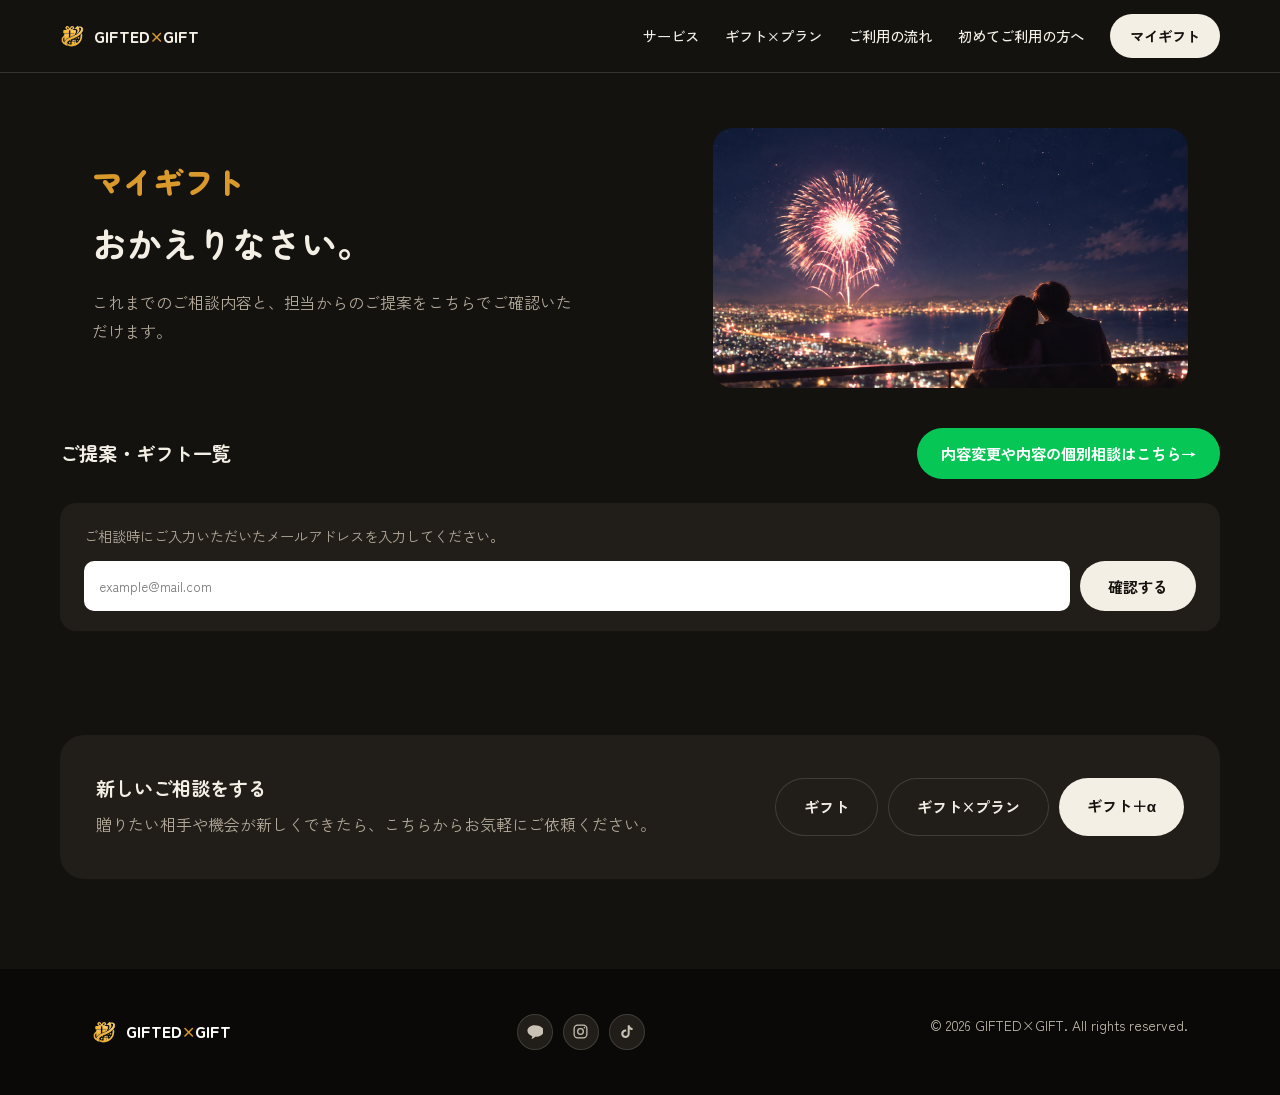
<file: mypage.html>
<!DOCTYPE html>
<html lang="ja">
<head>
<meta charset="UTF-8">
<meta name="viewport" content="width=device-width, initial-scale=1.0">
<meta name="robots" content="noindex, nofollow">
<title>マイギフト ｜ GIFTED×GIFT</title>
<link rel="preconnect" href="https://fonts.googleapis.com">
<link rel="preconnect" href="https://fonts.gstatic.com" crossorigin>
<link href="https://fonts.googleapis.com/css2?family=Zen+Maru+Gothic:wght@500;700;900&family=Zen+Kaku+Gothic+New:wght@400;500;700&display=swap" rel="stylesheet">
<link rel="stylesheet" href="styles.css">
<link rel="stylesheet" href="form.css">
</head>
<body>

<header class="site-header">
  <div class="wrap header-inner">
    <a href="index.html" class="brand">
      <img src="images/logo-mark-transparent.png" alt="GIFTED×GIFT" class="brand-mark">
      <span class="brand-name">GIFTED<span class="brand-x">×</span>GIFT</span>
    </a>
    <button class="nav-toggle" id="navToggle" aria-label="メニューを開く" aria-expanded="false">
      <span></span><span></span><span></span>
    </button>
    <nav class="site-nav" id="siteNav">
      <a href="index.html#services">サービス</a>
      <a href="index.html#travel">ギフト×プラン</a>
      <a href="index.html#flow">ご利用の流れ</a>
      <a href="index.html#about">初めてご利用の方へ</a>
      <a href="mypage.html" class="nav-cta">マイギフト</a>
    </nav>
  </div>
</header>

<main>
  <section class="mypage-hero plan-hero plan-hero--split wrap">
    <div class="plan-hero-text">
      <p class="section-label">マイギフト</p>
      <h1>おかえりなさい。</h1>
      <p>これまでのご相談内容と、担当からのご提案をこちらでご確認いただけます。</p>
    </div>
    <div class="plan-hero-photo">
      <img src="images/mypage-hero.jpg" alt="">
    </div>
  </section>

  <section class="mypage-list wrap">
    <div class="mypage-heading-row">
      <h2 class="mypage-heading">ご提案・ギフト一覧</h2>
      <a href="https://line.me/R/ti/p/@430uoiak" class="btn btn-line" target="_blank" rel="noopener">内容変更や内容の個別相談はこちら→</a>
    </div>

    <div id="emailGate" class="proposal-email-gate" hidden>
      <p>ご相談時にご入力いただいたメールアドレスを入力してください。</p>
      <div class="proposal-email-gate-row">
        <input type="email" id="myEmailInput" placeholder="example@mail.com">
        <button type="button" class="btn btn-primary" id="myEmailSubmit">確認する</button>
      </div>
    </div>

    <div id="planList">
      <div class="admin-state">読み込み中です…</div>
    </div>
  </section>

  <section class="mypage-cta wrap">
    <div class="mypage-cta-inner">
      <div>
        <h2>新しいご相談をする</h2>
        <p>贈りたい相手や機会が新しくできたら、こちらからお気軽にご依頼ください。</p>
      </div>
      <div class="mypage-cta-links">
        <a href="gift-selection.html" class="btn btn-outline">ギフト</a>
        <a href="gift-travel.html" class="btn btn-outline">ギフト×プラン</a>
        <a href="other-services.html" class="btn btn-primary">ギフト＋α</a>
      </div>
    </div>
  </section>
</main>

<footer class="site-footer">
  <div class="wrap footer-inner">
    <div class="footer-brand">
      <img src="images/logo-mark-transparent.png" alt="GIFTED×GIFT" class="brand-mark">
      <span class="brand-name brand-name--small">GIFTED<span class="brand-x">×</span>GIFT</span>
    </div>
    <div class="footer-social">
      <a href="https://line.me/R/ti/p/@430uoiak" class="social-link social-link--line" aria-label="LINE公式アカウント" target="_blank" rel="noopener">
        <svg viewBox="0 0 24 24" fill="currentColor"><path d="M12 3C6.48 3 2 6.58 2 11c0 3.54 2.92 6.53 6.94 7.58-.15.55-.96 3.44-.99 3.66 0 0-.02.16.09.23.1.06.23.02.23.02.3-.04 3.5-2.3 4.9-3.24.58.08 1.17.13 1.83.13 5.52 0 10-3.58 10-8s-4.48-8-10-8z"/></svg>
      </a>
      <a href="#" class="social-link social-link--instagram" aria-label="Instagram" target="_blank" rel="noopener">
        <svg viewBox="0 0 24 24" fill="none" stroke="currentColor" stroke-width="1.8"><rect x="3" y="3" width="18" height="18" rx="5"/><circle cx="12" cy="12" r="4"/><circle cx="17.5" cy="6.5" r="1.1" fill="currentColor" stroke="none"/></svg>
      </a>
      <a href="#" class="social-link social-link--tiktok" aria-label="TikTok" target="_blank" rel="noopener">
        <svg viewBox="0 0 24 24" fill="currentColor"><path d="M16.5 3c.4 2.2 1.9 3.7 4.1 4v3c-1.5 0-2.9-.4-4.1-1.2v6.3c0 3.3-2.7 6-6 6s-6-2.7-6-6 2.7-6 6-6c.4 0 .8 0 1.1.1v3.1a3 3 0 1 0 2.1 2.9V3h2.8z"/></svg>
      </a>
    </div>
    <div class="footer-meta"><p>&copy; 2026 GIFTED×GIFT. All rights reserved.</p></div>
  </div>
</footer>

<script src="config.js"></script>
<script src="script.js"></script>
<script>
(function () {
  var emailGate = document.getElementById('emailGate');
  var myEmailInput = document.getElementById('myEmailInput');
  var myEmailSubmit = document.getElementById('myEmailSubmit');
  var planList = document.getElementById('planList');

  function statusClass(status) {
    if (status === '確定済み') return 'status-badge--done';
    if (status === '調整中' || status === '対応中') return 'status-badge--progress';
    return 'status-badge--pending';
  }

  function cleanPageLabel(str) {
    return String(str || '').replace(/\s*｜\s*GIFTED×GIFT\s*$/, '');
  }

  function escapeHtml(str) {
    return String(str)
      .replace(/&/g, '&amp;')
      .replace(/</g, '&lt;')
      .replace(/>/g, '&gt;')
      .replace(/"/g, '&quot;');
  }

  function renderSchedule(raw) {
    var rows;
    try { rows = JSON.parse(raw); } catch (e) { rows = []; }
    if (!Array.isArray(rows) || rows.length === 0) return '';

    var body = rows.map(function (row) {
      return (
        '<tr>' +
          '<td>' + escapeHtml(row.time || '') + '</td>' +
          '<td>' + escapeHtml(row.place || '') + '</td>' +
          '<td>' + escapeHtml(row.transport || '') + '</td>' +
          '<td>' + escapeHtml(row.notes || '') + '</td>' +
        '</tr>'
      );
    }).join('');

    return (
      '<table class="proposal-schedule proposal-detail" hidden>' +
        '<thead><tr><th>時間</th><th>場所</th><th>移動手段</th><th>備考</th></tr></thead>' +
        '<tbody>' + body + '</tbody>' +
      '</table>'
    );
  }

  function renderRequestContent(raw, notes) {
    var categories;
    try { categories = JSON.parse(raw); } catch (e) { categories = []; }
    if (!Array.isArray(categories)) categories = [];

    var categoriesHtml = categories.map(function (cat) {
      var fields = cat.fields || {};
      var rows = Object.keys(fields).map(function (key) {
        var value = fields[key];
        if (Array.isArray(value)) value = value.join('、');
        return (
          '<div class="confirm-field-row">' +
            '<span class="confirm-field-label">' + escapeHtml(key) + '</span>' +
            '<span class="confirm-field-value">' + escapeHtml(String(value)) + '</span>' +
          '</div>'
        );
      }).join('');
      return (
        '<div class="confirm-category">' +
          '<div class="confirm-category-name">' + escapeHtml(cat.name || '') + '</div>' +
          rows +
        '</div>'
      );
    }).join('');

    var notesHtml = notes
      ? '<div class="confirm-notes"><strong>こだわり・補足事項</strong><p>' + escapeHtml(notes) + '</p></div>'
      : '';

    return '<div class="confirm-content proposal-detail" hidden>' + categoriesHtml + notesHtml + '</div>';
  }

  function renderPlans(items) {
    if (items.length === 0) {
      planList.innerHTML = '<div class="mypage-state">まだご提案はありません。ご相談いただくと、こちらに表示されます。</div>';
      return;
    }

    planList.innerHTML = items.map(function (item) {
      var dateStr = item.date ? new Date(item.date).toLocaleDateString('ja-JP', { month: 'numeric', day: 'numeric' }) : '';
      var isRequest = item.type === 'request';
      var detailHtml = isRequest ? renderRequestContent(item.categories, item.notes) : renderSchedule(item.schedule);
      var title = isRequest ? 'ご相談内容' : (item.title || '');

      return (
        '<div class="proposal-card">' +
          '<div class="proposal-main">' +
            '<span class="proposal-tag">' + escapeHtml(cleanPageLabel(item.page)) + '</span>' +
            '<h3>' + escapeHtml(title) + '</h3>' +
            detailHtml +
          '</div>' +
          '<div class="proposal-side">' +
            '<span class="status-badge ' + statusClass(item.status) + '">' + escapeHtml(item.status || 'ご提案中') + '</span>' +
            '<span class="proposal-date">更新日：' + escapeHtml(dateStr) + '</span>' +
            '<a href="#" class="proposal-link proposal-toggle">詳細を見る →</a>' +
          '</div>' +
        '</div>'
      );
    }).join('');

    Array.prototype.forEach.call(document.querySelectorAll('.proposal-toggle'), function (link) {
      link.addEventListener('click', function (e) {
        e.preventDefault();
        var card = link.closest('.proposal-card');
        var detail = card.querySelector('.proposal-detail');
        if (detail) {
          detail.hidden = !detail.hidden;
          link.textContent = detail.hidden ? '詳細を見る →' : '閉じる ↑';
        }
      });
    });
  }

  function showLoadError(message, email) {
    planList.innerHTML =
      '<div class="mypage-state">' + escapeHtml(message) +
        ' <button type="button" class="proposal-link" id="myPlansRetry">再試行</button>' +
      '</div>';
    var retryBtn = document.getElementById('myPlansRetry');
    if (retryBtn) retryBtn.addEventListener('click', function () { loadPlans(email); });
  }

  function loadPlans(email) {
    planList.innerHTML = '<div class="mypage-state">読み込み中です…</div>';

    if (typeof SITE_CONFIG === 'undefined' || !SITE_CONFIG.SUBMISSION_ENDPOINT ||
        SITE_CONFIG.SUBMISSION_ENDPOINT.indexOf('script.google.com') === -1) {
      planList.innerHTML = '<div class="mypage-state">config.js の SUBMISSION_ENDPOINT が未設定のため読み込めません。</div>';
      return;
    }

    var url = SITE_CONFIG.SUBMISSION_ENDPOINT + '?action=myplans&email=' + encodeURIComponent(email);
    var controller = ('AbortController' in window) ? new AbortController() : null;
    var timeoutId = controller ? setTimeout(function () { controller.abort(); }, 20000) : null;

    fetch(url, controller ? { signal: controller.signal } : {})
      .then(function (res) {
        if (timeoutId) clearTimeout(timeoutId);
        if (!res.ok) throw new Error('http-status-' + res.status);
        return res.json();
      })
      .then(function (data) { renderPlans(data || []); })
      .catch(function (err) {
        if (timeoutId) clearTimeout(timeoutId);
        console.error('マイギフトの読み込みに失敗しました:', err);
        var message = (err && err.name === 'AbortError')
          ? '読み込みに時間がかかりすぎたため中断しました。通信環境をご確認のうえ再度お試しください。'
          : '読み込みに失敗しました。時間をおいて再度お試しください。';
        showLoadError(message, email);
      });
  }

  var savedEmail = localStorage.getItem('gitedgift_user_email');
  if (savedEmail) {
    loadPlans(savedEmail);
  } else {
    emailGate.hidden = false;
    planList.innerHTML = '';
  }

  if (myEmailSubmit) {
    myEmailSubmit.addEventListener('click', function () {
      var email = myEmailInput.value.trim();
      if (!email) {
        alert('メールアドレスを入力してください。');
        return;
      }
      localStorage.setItem('gitedgift_user_email', email);
      emailGate.hidden = true;
      loadPlans(email);
    });
  }
})();
</script>
</body>
</html>
</file>
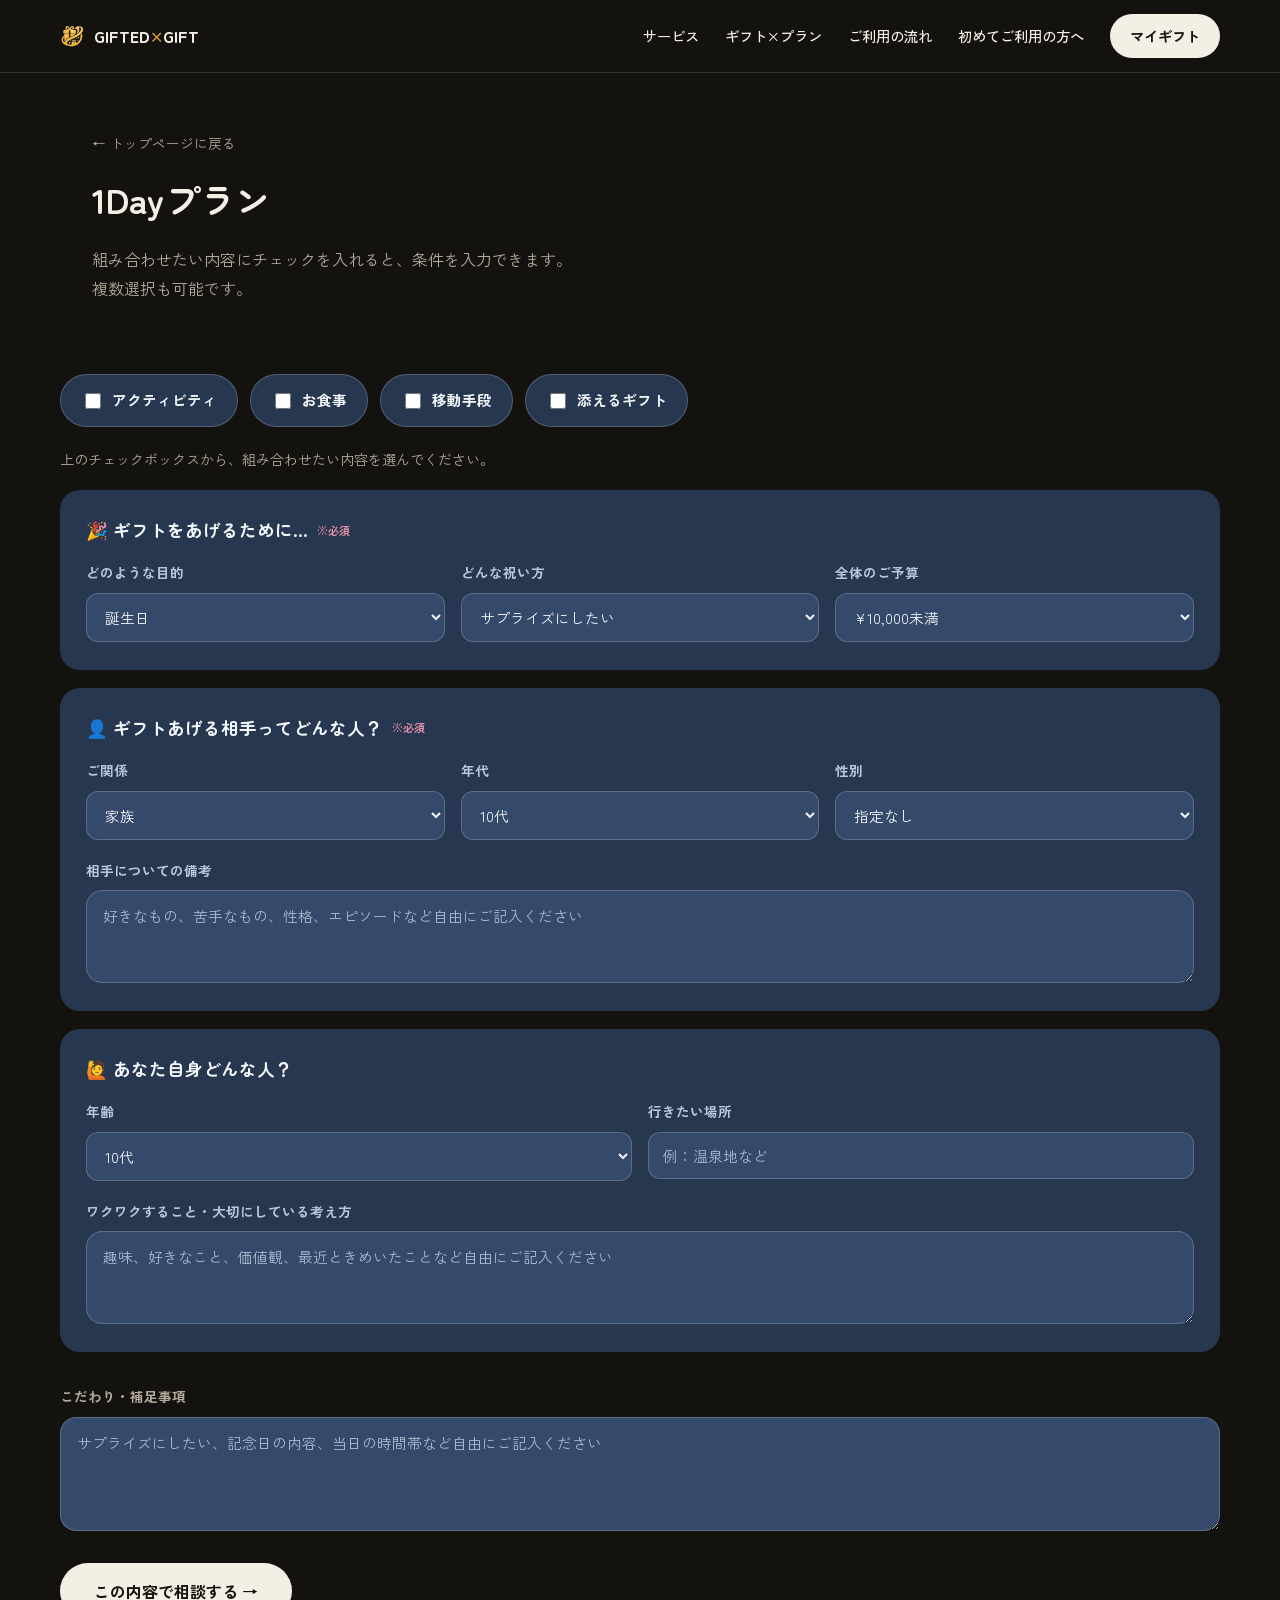
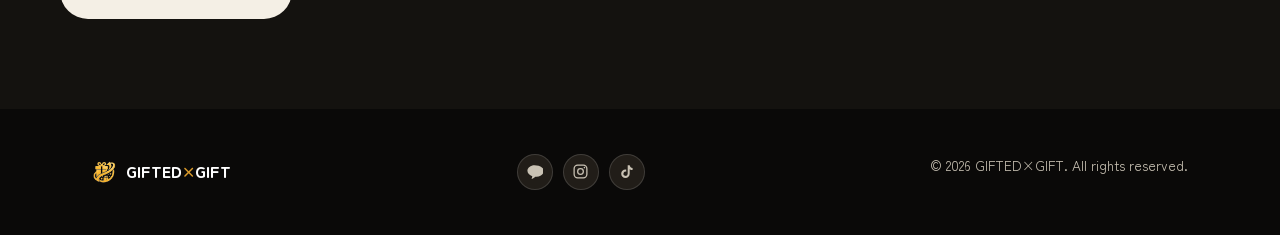
<file: one-day-plan.html>
<!DOCTYPE html>
<html lang="ja">
<head>
<meta charset="UTF-8">
<meta name="viewport" content="width=device-width, initial-scale=1.0">
<title>1Dayプラン ｜ GIFTED×GIFT</title>
<link rel="preconnect" href="https://fonts.googleapis.com">
<link rel="preconnect" href="https://fonts.gstatic.com" crossorigin>
<link href="https://fonts.googleapis.com/css2?family=Zen+Maru+Gothic:wght@500;700;900&family=Zen+Kaku+Gothic+New:wght@400;500;700&display=swap" rel="stylesheet">
<link rel="stylesheet" href="styles.css">
<link rel="stylesheet" href="form.css">
</head>
<body>

<header class="site-header">
  <div class="wrap header-inner">
    <a href="index.html" class="brand">
      <img src="images/logo-mark-transparent.png" alt="GIFTED×GIFT" class="brand-mark">
      <span class="brand-name">GIFTED<span class="brand-x">×</span>GIFT</span>
    </a>
    <button class="nav-toggle" id="navToggle" aria-label="メニューを開く" aria-expanded="false">
      <span></span><span></span><span></span>
    </button>
    <nav class="site-nav" id="siteNav">
      <a href="index.html#services">サービス</a>
      <a href="index.html#travel">ギフト×プラン</a>
      <a href="index.html#flow">ご利用の流れ</a>
      <a href="index.html#about">初めてご利用の方へ</a>
      <button type="button" class="nav-cta" id="navMyGift">マイギフト</button>
    </nav>
  </div>
</header>

<main>
  <section class="plan-hero wrap">
    <a href="index.html" class="back-link">← トップページに戻る</a>
    <h1>1Dayプラン</h1>
    <p>組み合わせたい内容にチェックを入れると、条件を入力できます。複数選択も可能です。</p>
  </section>

  <form class="plan-form wrap" id="planForm">

    <div class="category-toggle">
      <label class="category-chip"><input type="checkbox" data-target="cat-activity"> アクティビティ</label>
      <label class="category-chip"><input type="checkbox" data-target="cat-meal"> お食事</label>
      <label class="category-chip"><input type="checkbox" data-target="cat-transport"> 移動手段</label>
      <label class="category-chip"><input type="checkbox" data-target="cat-gift"> 添えるギフト</label>
    </div>

    <p class="empty-hint" id="emptyHint">上のチェックボックスから、組み合わせたい内容を選んでください。</p>

    <!-- ギフトの目的（必須） -->
    <div class="category-panel" id="cat-purpose">
      <h3>🎉 ギフトをあげるために… <span style="font-size:0.7rem; font-weight:700; color:#E38FA8;">※必須</span></h3>
      <div class="field-grid">
        <label>どのような目的
          <select>
            <option>誕生日</option>
            <option>記念日・結婚記念日</option>
            <option>プロポーズ</option>
            <option>昇進・卒業などのお祝い</option>
            <option>お礼・感謝</option>
            <option>その他</option>
          </select>
        </label>
        <label>どんな祝い方
          <select>
            <option>サプライズにしたい</option>
            <option>ふたり・少人数で静かに過ごしたい</option>
            <option>大勢で盛大にお祝いしたい</option>
            <option>特にこだわりはない</option>
          </select>
        </label>
        <label>全体のご予算
          <select>
            <option>¥10,000未満</option>
            <option>¥10,000〜30,000</option>
            <option>¥30,000〜50,000</option>
            <option>¥50,000〜100,000</option>
            <option>¥100,000以上</option>
          </select>
        </label>
      </div>
    </div>

    <!-- 贈る相手（必須） -->
    <div class="category-panel" id="cat-recipient">
      <h3>👤 ギフトあげる相手ってどんな人？ <span style="font-size:0.7rem; font-weight:700; color:#E38FA8;">※必須</span></h3>
      <div class="field-grid">
        <label>ご関係
          <select>
            <option>家族</option>
            <option>恋人・パートナー</option>
            <option>友人</option>
            <option>職場関係</option>
            <option>その他</option>
          </select>
        </label>
        <label>年代
          <select>
            <option>10代</option>
            <option>20代</option>
            <option>30代</option>
            <option>40代</option>
            <option>50代以上</option>
          </select>
        </label>
        <label>性別
          <select>
            <option>指定なし</option>
            <option>女性</option>
            <option>男性</option>
          </select>
        </label>
      </div>
      <label class="panel-notes">相手についての備考
        <textarea rows="3" placeholder="好きなもの、苦手なもの、性格、エピソードなど自由にご記入ください"></textarea>
      </label>
    </div>

    <div class="category-panel" id="cat-activity" hidden>
      <h3>🎡 アクティビティ</h3>
      <div class="field-grid">
        <label>希望価格（お一人あたり）
          <select>
            <option>¥3,000未満</option>
            <option>¥3,000〜8,000</option>
            <option>¥8,000〜15,000</option>
            <option>¥15,000以上</option>
          </select>
        </label>
        <label>希望される雰囲気
          <select>
            <option>アクティブ・体験重視</option>
            <option>のんびり・癒し</option>
            <option>非日常・特別感</option>
            <option>文化・アート鑑賞</option>
          </select>
        </label>
        <label>年代
          <select>
            <option>10代</option>
            <option>20代</option>
            <option>30代</option>
            <option>40代</option>
            <option>50代以上</option>
          </select>
        </label>
      </div>
    </div>

    <div class="category-panel" id="cat-meal" hidden>
      <h3>🍽️ お食事</h3>
      <div class="field-grid">
        <label>希望価格（お一人あたり）
          <select>
            <option>¥3,000未満</option>
            <option>¥3,000〜8,000</option>
            <option>¥8,000〜15,000</option>
            <option>¥15,000以上</option>
          </select>
        </label>
        <label>希望ジャンル
          <select>
            <option>和食</option>
            <option>フレンチ・イタリアン</option>
            <option>カフェ・スイーツ</option>
            <option>個室・記念日利用向け</option>
          </select>
        </label>
      </div>
    </div>

    <div class="category-panel" id="cat-transport" hidden>
      <h3>🚗 移動手段</h3>
      <p style="margin-bottom:12px; font-size:0.85rem; color:var(--ink-soft);">ご希望のものを選んでください（複数選択可）</p>
      <div class="checkbox-row">
        <label><input type="checkbox"> 電車</label>
        <label><input type="checkbox"> 車・レンタカー</label>
        <label><input type="checkbox"> タクシー・ハイヤー</label>
        <label><input type="checkbox"> 徒歩・自由行動</label>
      </div>
    </div>

    <div class="category-panel" id="cat-gift" hidden>
      <h3>🎀 添えるギフト</h3>
      <div class="field-grid">
        <label>希望価格
          <select>
            <option>¥3,000未満</option>
            <option>¥3,000〜5,000</option>
            <option>¥5,000〜10,000</option>
            <option>¥10,000以上</option>
          </select>
        </label>
        <label>希望ジャンル
          <select>
            <option>花束・プリザーブド</option>
            <option>スイーツ</option>
            <option>雑貨・アクセサリー</option>
            <option>手紙・メッセージ演出</option>
          </select>
        </label>
      </div>
    </div>

    <!-- あなた自身（任意） -->
    <div class="category-panel" id="cat-self">
      <h3>🙋 あなた自身どんな人？</h3>
      <div class="field-grid">
        <label>年齢
          <select>
            <option>10代</option>
            <option>20代</option>
            <option>30代</option>
            <option>40代</option>
            <option>50代以上</option>
          </select>
        </label>
        <label>行きたい場所
          <input type="text" placeholder="例：温泉地など">
        </label>
      </div>
      <label class="panel-notes">ワクワクすること・大切にしている考え方
        <textarea rows="3" placeholder="趣味、好きなこと、価値観、最近ときめいたことなど自由にご記入ください"></textarea>
      </label>
    </div>

    <div class="notes-field">
      <label>こだわり・補足事項
        <textarea rows="4" placeholder="サプライズにしたい、記念日の内容、当日の時間帯など自由にご記入ください"></textarea>
      </label>
    </div>

    <button type="submit" class="btn btn-primary btn-large" style="width:auto;">この内容で相談する →</button>
  </form>

  <div class="plan-form wrap" id="confirmStep" hidden>
    <div class="category-panel">
      <h3>📋 入力内容のご確認</h3>
      <p>以下の内容でよろしければ「この内容で進む」を押してください。修正する場合は「内容を修正する」から戻れます。</p>
      <div id="confirmContent" class="confirm-content"></div>
      <div class="confirm-actions">
        <button type="button" class="btn btn-outline" id="confirmBackBtn">← 内容を修正する</button>
        <button type="button" class="btn btn-primary" id="confirmNextBtn">この内容で進む →</button>
      </div>
    </div>
  </div>

  <div class="plan-form wrap" id="upsellStep" hidden>
    <div class="category-panel">
      <h3>🎁 こちらも一緒にいかがでしょうか？</h3>
      <p>ご希望の内容に合わせて、こんなオプションもご用意しています（複数選択可）。</p>
      <div class="checkbox-row">
        <label><input type="checkbox" class="upsell-option" value="手紙の代筆・清書（1,000～2,000円）"> 手紙の代筆・清書（1,000～2,000円）</label>
        <label><input type="checkbox" class="upsell-option" value="ラッピング（500～2,000円）"> ラッピング（500～2,000円）</label>
        <label><input type="checkbox" class="upsell-option" value="メッセージカード作成（500～800円）"> メッセージカード作成（500～800円）</label>
        <label><input type="checkbox" class="upsell-option" value="サプライズサポート（3,000円）"> サプライズサポート（3,000円）</label>
      </div>
      <div class="confirm-actions">
        <button type="button" class="btn btn-outline" id="upsellSkipBtn">追加せず進む →</button>
        <button type="button" class="btn btn-primary" id="upsellNextBtn">選んだ内容を追加して進む →</button>
      </div>
    </div>
  </div>

  <div class="plan-form wrap" id="emailStep" hidden>
    <div class="category-panel">
      <h3>📧 メールアドレスのご入力</h3>
      <p>選択いただいた内容を確認するため、メールアドレスをご入力ください。</p>
      <label class="gate-field">メールアドレス
        <input type="email" id="finalEmailInput" placeholder="example@mail.com">
      </label>
      <button type="button" class="btn btn-primary btn-large" id="sendEmailBtn" style="width:auto;">送信</button>
    </div>
  </div>

  <div class="plan-form wrap" id="doneStep" hidden>
    <div class="category-panel">
      <h3>ご相談ありがとうございます</h3>
      <p>
        この度はGIFTED×GIFTへご相談いただき、誠にありがとうございます。<br>
        内容を確認のうえ、担当より改めてご連絡させていただきます。<br>
        2日以内にはプランをご提供します。
      </p>
      <p>追加でご希望することや内容の変更などがありましたら、公式LINEのチャットでお伝えください。（9:00〜20:00　この時間以降は翌日の返信になる可能性が高いです）</p>
      <p id="confirmedEmail"></p>
      <p>次回以降のログインにお使いいただける確認コードです。大切に保管してください。</p>
      <p class="issued-code" id="issuedCode"></p>
      <p class="done-actions-note">まもなく自動的にLINEのトーク画面に移動し、この内容が入力された状態になります。</p>

      <div class="done-actions">
        <a href="mypage.html" class="btn btn-outline">マイギフトを見る</a>
        <button type="button" class="btn btn-line" id="lineSendBtn">LINEで自動送信する</button>
      </div>
    </div>
  </div>
</main>

<footer class="site-footer">
  <div class="wrap footer-inner">
    <div class="footer-brand">
      <img src="images/logo-mark-transparent.png" alt="GIFTED×GIFT" class="brand-mark">
      <span class="brand-name brand-name--small">GIFTED<span class="brand-x">×</span>GIFT</span>
    </div>
    <div class="footer-social">
      <a href="https://line.me/R/ti/p/@430uoiak" class="social-link social-link--line" aria-label="LINE公式アカウント" target="_blank" rel="noopener">
        <svg viewBox="0 0 24 24" fill="currentColor"><path d="M12 3C6.48 3 2 6.58 2 11c0 3.54 2.92 6.53 6.94 7.58-.15.55-.96 3.44-.99 3.66 0 0-.02.16.09.23.1.06.23.02.23.02.3-.04 3.5-2.3 4.9-3.24.58.08 1.17.13 1.83.13 5.52 0 10-3.58 10-8s-4.48-8-10-8z"/></svg>
      </a>
      <a href="#" class="social-link social-link--instagram" aria-label="Instagram" target="_blank" rel="noopener">
        <svg viewBox="0 0 24 24" fill="none" stroke="currentColor" stroke-width="1.8"><rect x="3" y="3" width="18" height="18" rx="5"/><circle cx="12" cy="12" r="4"/><circle cx="17.5" cy="6.5" r="1.1" fill="currentColor" stroke="none"/></svg>
      </a>
      <a href="#" class="social-link social-link--tiktok" aria-label="TikTok" target="_blank" rel="noopener">
        <svg viewBox="0 0 24 24" fill="currentColor"><path d="M16.5 3c.4 2.2 1.9 3.7 4.1 4v3c-1.5 0-2.9-.4-4.1-1.2v6.3c0 3.3-2.7 6-6 6s-6-2.7-6-6 2.7-6 6-6c.4 0 .8 0 1.1.1v3.1a3 3 0 1 0 2.1 2.9V3h2.8z"/></svg>
      </a>
    </div>
    <div class="footer-meta"><p>&copy; 2026 GIFTED×GIFT. All rights reserved.</p></div>
  </div>
</footer>

<div class="gate-overlay" id="gateOverlay" hidden>
  <div class="gate-modal">
    <button class="gate-close" id="gateClose" type="button" aria-label="閉じる">×</button>

    <div class="gate-step" id="gateChoice">
      <h3>ご利用方法をお選びください</h3>
      <p>初めての方も、以前ご相談いただいた方も、こちらからどうぞ。</p>
      <div class="gate-actions">
        <button type="button" class="btn btn-primary" id="gateNewUser">新規利用でお申し込み</button>
        <button type="button" class="btn btn-outline" id="gateLogin">ログイン</button>
      </div>
    </div>

    <div class="gate-step" id="gateLoginEmail" hidden>
      <h3>ログイン</h3>
      <p>ご登録のメールアドレスと確認コードを入力してください。</p>
      <label class="gate-field">メールアドレス
        <input type="email" id="loginEmailInput" placeholder="example@mail.com">
      </label>
      <label class="gate-field">
        <input type="text" id="loginCodeInput" maxlength="6" inputmode="numeric" placeholder="123456">
      </label>
      <button type="button" class="btn btn-primary" id="verifyCodeBtn">ログイン</button>
      <a href="gift-travel.html" class="gate-back" id="backToChoice1">初めての方はこちら</a>
    </div>
  </div>
</div>

<script src="config.js"></script>
<script src="script.js"></script>
<script src="plan.js"></script>
<script src="gate.js"></script>
</body>
</html>
</file>
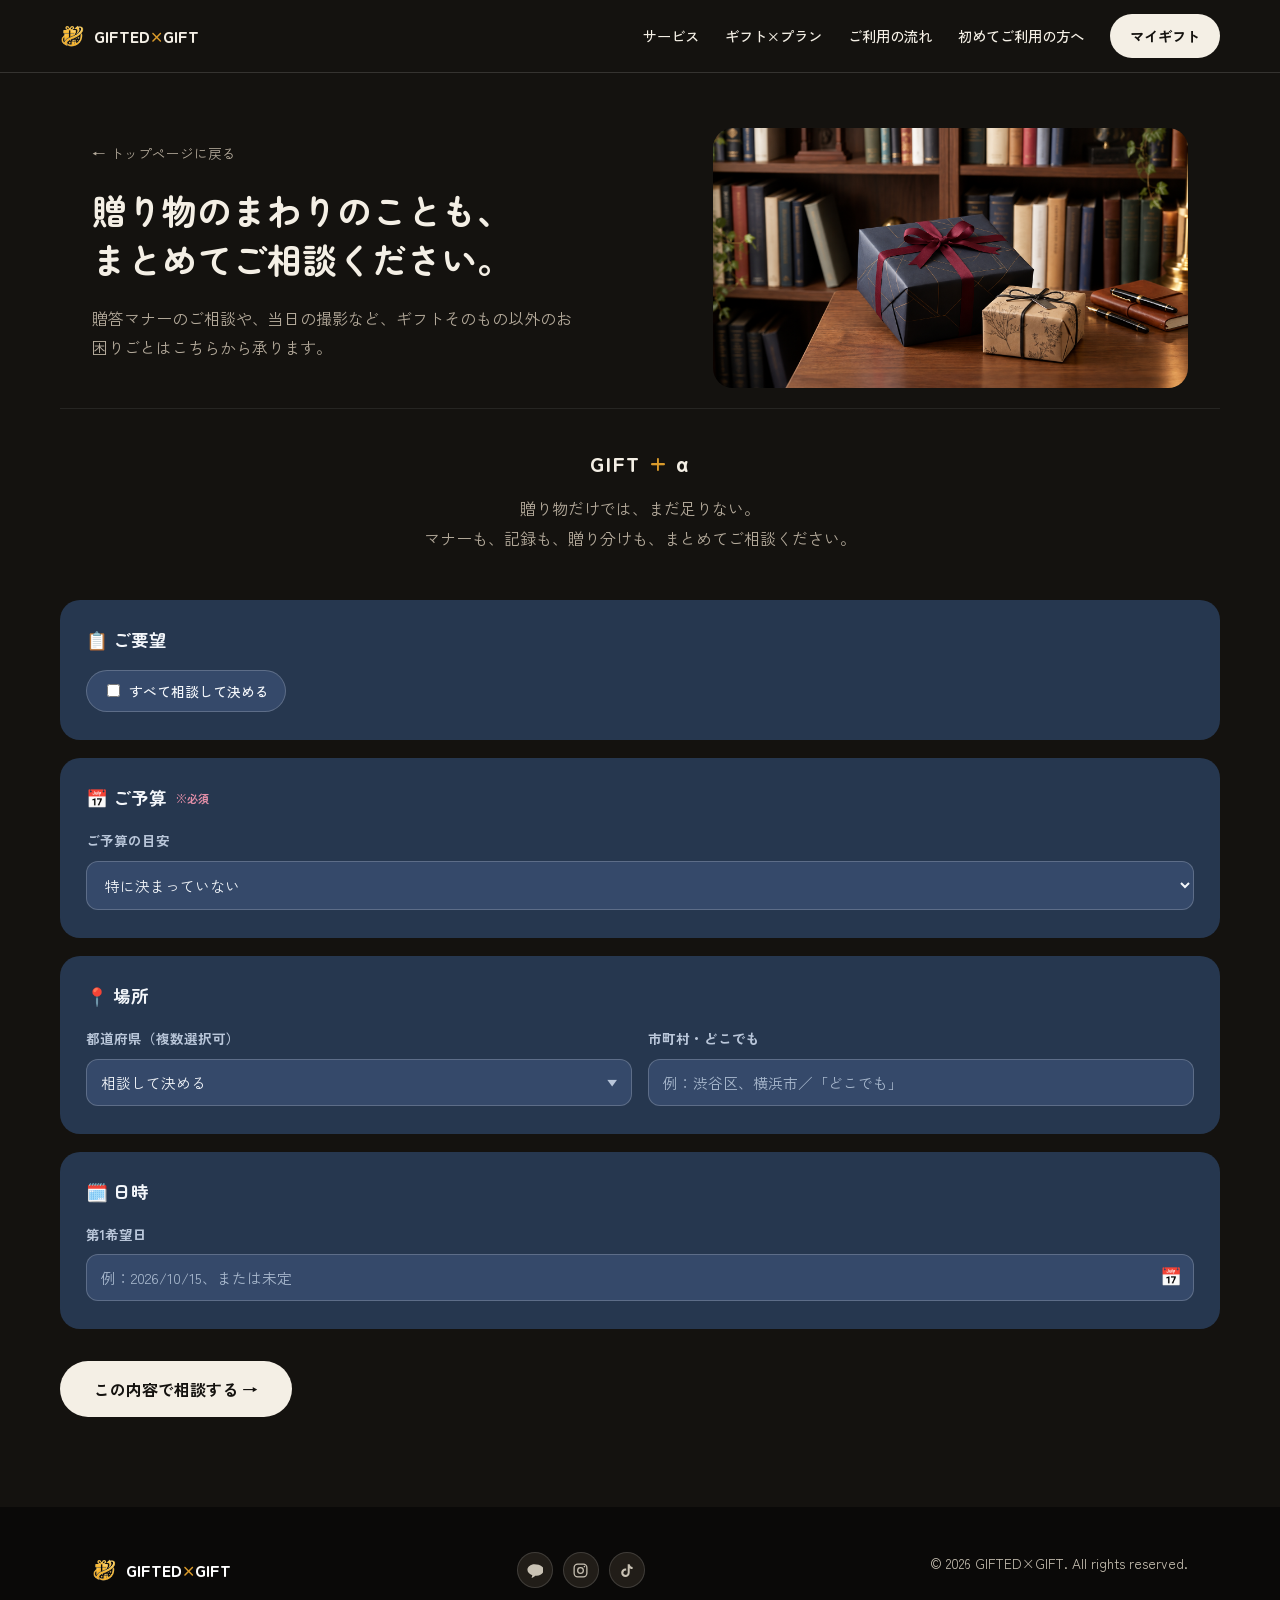
<file: other-services.html>
<!DOCTYPE html>
<html lang="ja">
<head>
<meta charset="UTF-8">
<meta name="viewport" content="width=device-width, initial-scale=1.0">
<title>ギフト＋α ｜ GIFTED×GIFT</title>
<link rel="preconnect" href="https://fonts.googleapis.com">
<link rel="preconnect" href="https://fonts.gstatic.com" crossorigin>
<link href="https://fonts.googleapis.com/css2?family=Zen+Maru+Gothic:wght@500;700;900&family=Zen+Kaku+Gothic+New:wght@400;500;700&display=swap" rel="stylesheet">
<link rel="stylesheet" href="styles.css">
<link rel="stylesheet" href="form.css">
</head>
<body>

<header class="site-header">
  <div class="wrap header-inner">
    <a href="index.html" class="brand">
      <img src="images/logo-mark-transparent.png" alt="GIFTED×GIFT" class="brand-mark">
      <span class="brand-name">GIFTED<span class="brand-x">×</span>GIFT</span>
    </a>
    <button class="nav-toggle" id="navToggle" aria-label="メニューを開く" aria-expanded="false">
      <span></span><span></span><span></span>
    </button>
    <nav class="site-nav" id="siteNav">
      <a href="index.html#services">サービス</a>
      <a href="index.html#travel">ギフト×プラン</a>
      <a href="index.html#flow">ご利用の流れ</a>
      <a href="index.html#about">初めてご利用の方へ</a>
      <button type="button" class="nav-cta" id="navMyGift">マイギフト</button>
    </nav>
  </div>
</header>

<main>
  <section class="plan-hero plan-hero--split wrap">
    <div class="plan-hero-text">
      <a href="index.html" class="back-link">← トップページに戻る</a>
      <h1>贈り物のまわりのことも、<br>まとめてご相談ください。</h1>
      <p>贈答マナーのご相談や、当日の撮影など、ギフトそのもの以外のお困りごとはこちらから承ります。</p>
    </div>
    <div class="plan-hero-photo">
      <img src="images/gift-plus-alpha.jpg" alt="">
    </div>
  </section>

  <section class="plan-concept wrap">
    <p class="plan-concept-eyebrow">GIFT <span>+</span> α</p>
    <p class="plan-concept-lead">贈り物だけでは、まだ足りない。<br>マナーも、記録も、贈り分けも、まとめてご相談ください。</p>
  </section>

  <form class="plan-form wrap" id="planForm">

    <!-- すべて相談して決める -->
    <div class="category-panel" id="cat-all-consult">
      <h3>📋 ご要望</h3>
      <div class="checkbox-row" data-field-label="ご要望">
        <label><input type="checkbox" id="allConsultCheckbox"> すべて相談して決める</label>
      </div>
    </div>

    <div class="category-panel" id="cat-purpose">
      <h3>📅 ご予算 <span style="font-size:0.7rem; font-weight:700; color:#E38FA8;">※必須</span></h3>
      <div class="field-grid">
        <label>ご予算の目安
          <select>
            <option>特に決まっていない</option>
            <option>¥10,000未満</option>
            <option>¥10,000〜30,000</option>
            <option>¥30,000以上</option>
          </select>
        </label>
      </div>
    </div>

    <!-- 場所 -->
    <div class="category-panel" id="cat-location">
      <h3>📍 場所</h3>
      <div class="field-grid">
        <div class="field-label">都道府県（複数選択可）
          <div class="location-dropdown">
            <button type="button" class="location-dropdown-toggle" id="prefectureToggle">
              <span id="prefectureSummary">相談して決める</span>
              <span class="location-dropdown-chevron">▼</span>
            </button>
            <div class="location-dropdown-panel checkbox-row" id="prefecturePanel" data-field-label="都道府県" hidden>
              <label><input type="checkbox" value="北海道"> 北海道</label>
              <label><input type="checkbox" value="青森県"> 青森県</label>
              <label><input type="checkbox" value="岩手県"> 岩手県</label>
              <label><input type="checkbox" value="宮城県"> 宮城県</label>
              <label><input type="checkbox" value="秋田県"> 秋田県</label>
              <label><input type="checkbox" value="山形県"> 山形県</label>
              <label><input type="checkbox" value="福島県"> 福島県</label>
              <label><input type="checkbox" value="茨城県"> 茨城県</label>
              <label><input type="checkbox" value="栃木県"> 栃木県</label>
              <label><input type="checkbox" value="群馬県"> 群馬県</label>
              <label><input type="checkbox" value="埼玉県"> 埼玉県</label>
              <label><input type="checkbox" value="千葉県"> 千葉県</label>
              <label><input type="checkbox" value="東京都"> 東京都</label>
              <label><input type="checkbox" value="神奈川県"> 神奈川県</label>
              <label><input type="checkbox" value="新潟県"> 新潟県</label>
              <label><input type="checkbox" value="富山県"> 富山県</label>
              <label><input type="checkbox" value="石川県"> 石川県</label>
              <label><input type="checkbox" value="福井県"> 福井県</label>
              <label><input type="checkbox" value="山梨県"> 山梨県</label>
              <label><input type="checkbox" value="長野県"> 長野県</label>
              <label><input type="checkbox" value="岐阜県"> 岐阜県</label>
              <label><input type="checkbox" value="静岡県"> 静岡県</label>
              <label><input type="checkbox" value="愛知県"> 愛知県</label>
              <label><input type="checkbox" value="三重県"> 三重県</label>
              <label><input type="checkbox" value="滋賀県"> 滋賀県</label>
              <label><input type="checkbox" value="京都府"> 京都府</label>
              <label><input type="checkbox" value="大阪府"> 大阪府</label>
              <label><input type="checkbox" value="兵庫県"> 兵庫県</label>
              <label><input type="checkbox" value="奈良県"> 奈良県</label>
              <label><input type="checkbox" value="和歌山県"> 和歌山県</label>
              <label><input type="checkbox" value="鳥取県"> 鳥取県</label>
              <label><input type="checkbox" value="島根県"> 島根県</label>
              <label><input type="checkbox" value="岡山県"> 岡山県</label>
              <label><input type="checkbox" value="広島県"> 広島県</label>
              <label><input type="checkbox" value="山口県"> 山口県</label>
              <label><input type="checkbox" value="徳島県"> 徳島県</label>
              <label><input type="checkbox" value="香川県"> 香川県</label>
              <label><input type="checkbox" value="愛媛県"> 愛媛県</label>
              <label><input type="checkbox" value="高知県"> 高知県</label>
              <label><input type="checkbox" value="福岡県"> 福岡県</label>
              <label><input type="checkbox" value="佐賀県"> 佐賀県</label>
              <label><input type="checkbox" value="長崎県"> 長崎県</label>
              <label><input type="checkbox" value="熊本県"> 熊本県</label>
              <label><input type="checkbox" value="大分県"> 大分県</label>
              <label><input type="checkbox" value="宮崎県"> 宮崎県</label>
              <label><input type="checkbox" value="鹿児島県"> 鹿児島県</label>
              <label><input type="checkbox" value="沖縄県"> 沖縄県</label>
            </div>
          </div>
        </div>
        <label>市町村・どこでも
          <input type="text" placeholder="例：渋谷区、横浜市／「どこでも」">
        </label>
      </div>
    </div>

    <!-- 日時 -->
    <div class="category-panel" id="cat-datetime">
      <h3>🗓️ 日時</h3>
      <div class="field-grid">
        <label>第1希望日
          <div class="date-range-field">
            <input type="text" id="dateChoice1" placeholder="例：2026/10/15、または未定">
            <button type="button" class="date-range-toggle" id="dateChoice1CalToggle" aria-label="カレンダーから選択">📅</button>
            <div class="date-range-popover" id="dateChoice1CalPopover" hidden>
              <label>開始日
                <input type="date" id="dateChoice1Start">
              </label>
              <label>終了日（1日だけなら空欄でOK）
                <input type="date" id="dateChoice1End">
              </label>
              <button type="button" class="btn btn-outline date-range-apply">この内容を反映</button>
            </div>
          </div>
        </label>
        <label id="dateChoice2Field" hidden>第2希望日
          <div class="date-range-field">
            <input type="text" id="dateChoice2" placeholder="例：2026/10/15、または未定">
            <button type="button" class="date-range-toggle" id="dateChoice2CalToggle" aria-label="カレンダーから選択">📅</button>
            <div class="date-range-popover" id="dateChoice2CalPopover" hidden>
              <label>開始日
                <input type="date" id="dateChoice2Start">
              </label>
              <label>終了日（1日だけなら空欄でOK）
                <input type="date" id="dateChoice2End">
              </label>
              <button type="button" class="btn btn-outline date-range-apply">この内容を反映</button>
            </div>
          </div>
        </label>
        <label id="dateChoice3Field" hidden>第3希望日
          <div class="date-range-field">
            <input type="text" id="dateChoice3" placeholder="例：2026/10/15、または未定">
            <button type="button" class="date-range-toggle" id="dateChoice3CalToggle" aria-label="カレンダーから選択">📅</button>
            <div class="date-range-popover" id="dateChoice3CalPopover" hidden>
              <label>開始日
                <input type="date" id="dateChoice3Start">
              </label>
              <label>終了日（1日だけなら空欄でOK）
                <input type="date" id="dateChoice3End">
              </label>
              <button type="button" class="btn btn-outline date-range-apply">この内容を反映</button>
            </div>
          </div>
        </label>
      </div>
    </div>

    <button type="submit" class="btn btn-primary btn-large" style="width:auto;">この内容で相談する →</button>
  </form>

  <div class="plan-form wrap" id="introStep" hidden>
    <div class="category-panel">
      <h3>マンツーマンで即日即対応！最短翌日実行！</h3>
      <p>
        ご相談内容を受け付けました。専任スタッフがマンツーマンで対応し、<br>
        最短翌日にはプランをご提案します。
      </p>
      <p>このあと公式LINEのトーク画面に移動しますので、そのままチャットで詳細をお聞かせください。</p>
      <button type="button" class="btn btn-primary btn-large" id="introNextBtn" style="width:auto;">次へ進む →</button>
    </div>
  </div>

  <div class="plan-form wrap" id="lineStep" hidden>
    <div class="category-panel">
      <h3>公式LINEでやり取りを始めましょう</h3>
      <p class="done-actions-note">まもなく自動的にLINEのトーク画面に移動し、この内容が入力された状態になります。移動しない場合は、下のボタンからLINEを開いてください。</p>

      <div class="done-actions">
        <button type="button" class="btn btn-line" id="lineSendBtn">LINEで自動送信する</button>
      </div>
    </div>
  </div>
</main>

<footer class="site-footer">
  <div class="wrap footer-inner">
    <div class="footer-brand">
      <img src="images/logo-mark-transparent.png" alt="GIFTED×GIFT" class="brand-mark">
      <span class="brand-name brand-name--small">GIFTED<span class="brand-x">×</span>GIFT</span>
    </div>
    <div class="footer-social">
      <a href="https://line.me/R/ti/p/@430uoiak" class="social-link social-link--line" aria-label="LINE公式アカウント" target="_blank" rel="noopener">
        <svg viewBox="0 0 24 24" fill="currentColor"><path d="M12 3C6.48 3 2 6.58 2 11c0 3.54 2.92 6.53 6.94 7.58-.15.55-.96 3.44-.99 3.66 0 0-.02.16.09.23.1.06.23.02.23.02.3-.04 3.5-2.3 4.9-3.24.58.08 1.17.13 1.83.13 5.52 0 10-3.58 10-8s-4.48-8-10-8z"/></svg>
      </a>
      <a href="#" class="social-link social-link--instagram" aria-label="Instagram" target="_blank" rel="noopener">
        <svg viewBox="0 0 24 24" fill="none" stroke="currentColor" stroke-width="1.8"><rect x="3" y="3" width="18" height="18" rx="5"/><circle cx="12" cy="12" r="4"/><circle cx="17.5" cy="6.5" r="1.1" fill="currentColor" stroke="none"/></svg>
      </a>
      <a href="#" class="social-link social-link--tiktok" aria-label="TikTok" target="_blank" rel="noopener">
        <svg viewBox="0 0 24 24" fill="currentColor"><path d="M16.5 3c.4 2.2 1.9 3.7 4.1 4v3c-1.5 0-2.9-.4-4.1-1.2v6.3c0 3.3-2.7 6-6 6s-6-2.7-6-6 2.7-6 6-6c.4 0 .8 0 1.1.1v3.1a3 3 0 1 0 2.1 2.9V3h2.8z"/></svg>
      </a>
    </div>
    <div class="footer-meta"><p>&copy; 2026 GIFTED×GIFT. All rights reserved.</p></div>
  </div>
</footer>

<div class="gate-overlay" id="gateOverlay" hidden>
  <div class="gate-modal">
    <button class="gate-close" id="gateClose" type="button" aria-label="閉じる">×</button>

    <div class="gate-step" id="gateChoice">
      <h3>ご利用方法をお選びください</h3>
      <p>初めての方も、以前ご相談いただいた方も、こちらからどうぞ。</p>
      <div class="gate-actions">
        <button type="button" class="btn btn-primary" id="gateNewUser">新規利用でお申し込み</button>
        <button type="button" class="btn btn-outline" id="gateLogin">ログイン</button>
      </div>
    </div>

    <div class="gate-step" id="gateLoginEmail" hidden>
      <h3>ログイン</h3>
      <p>ご登録のメールアドレスと確認コードを入力してください。</p>
      <label class="gate-field">メールアドレス
        <input type="email" id="loginEmailInput" placeholder="example@mail.com">
      </label>
      <label class="gate-field">
        <input type="text" id="loginCodeInput" maxlength="6" inputmode="numeric" placeholder="123456">
      </label>
      <button type="button" class="btn btn-primary" id="verifyCodeBtn">ログイン</button>
      <a href="gift-travel.html" class="gate-back" id="backToChoice1">初めての方はこちら</a>
    </div>
  </div>
</div>

<script src="config.js"></script>
<script src="script.js"></script>
<script src="plan.js"></script>
<script src="gate.js"></script>
<script>
(function () {
  var checkbox = document.getElementById('allConsultCheckbox');
  if (!checkbox) return;
  var panels = [
    document.getElementById('cat-purpose'),
    document.getElementById('cat-location'),
    document.getElementById('cat-datetime'),
  ];
  checkbox.addEventListener('change', function () {
    panels.forEach(function (panel) {
      if (panel) panel.hidden = checkbox.checked;
    });
  });
})();
</script>
</body>
</html>
</file>
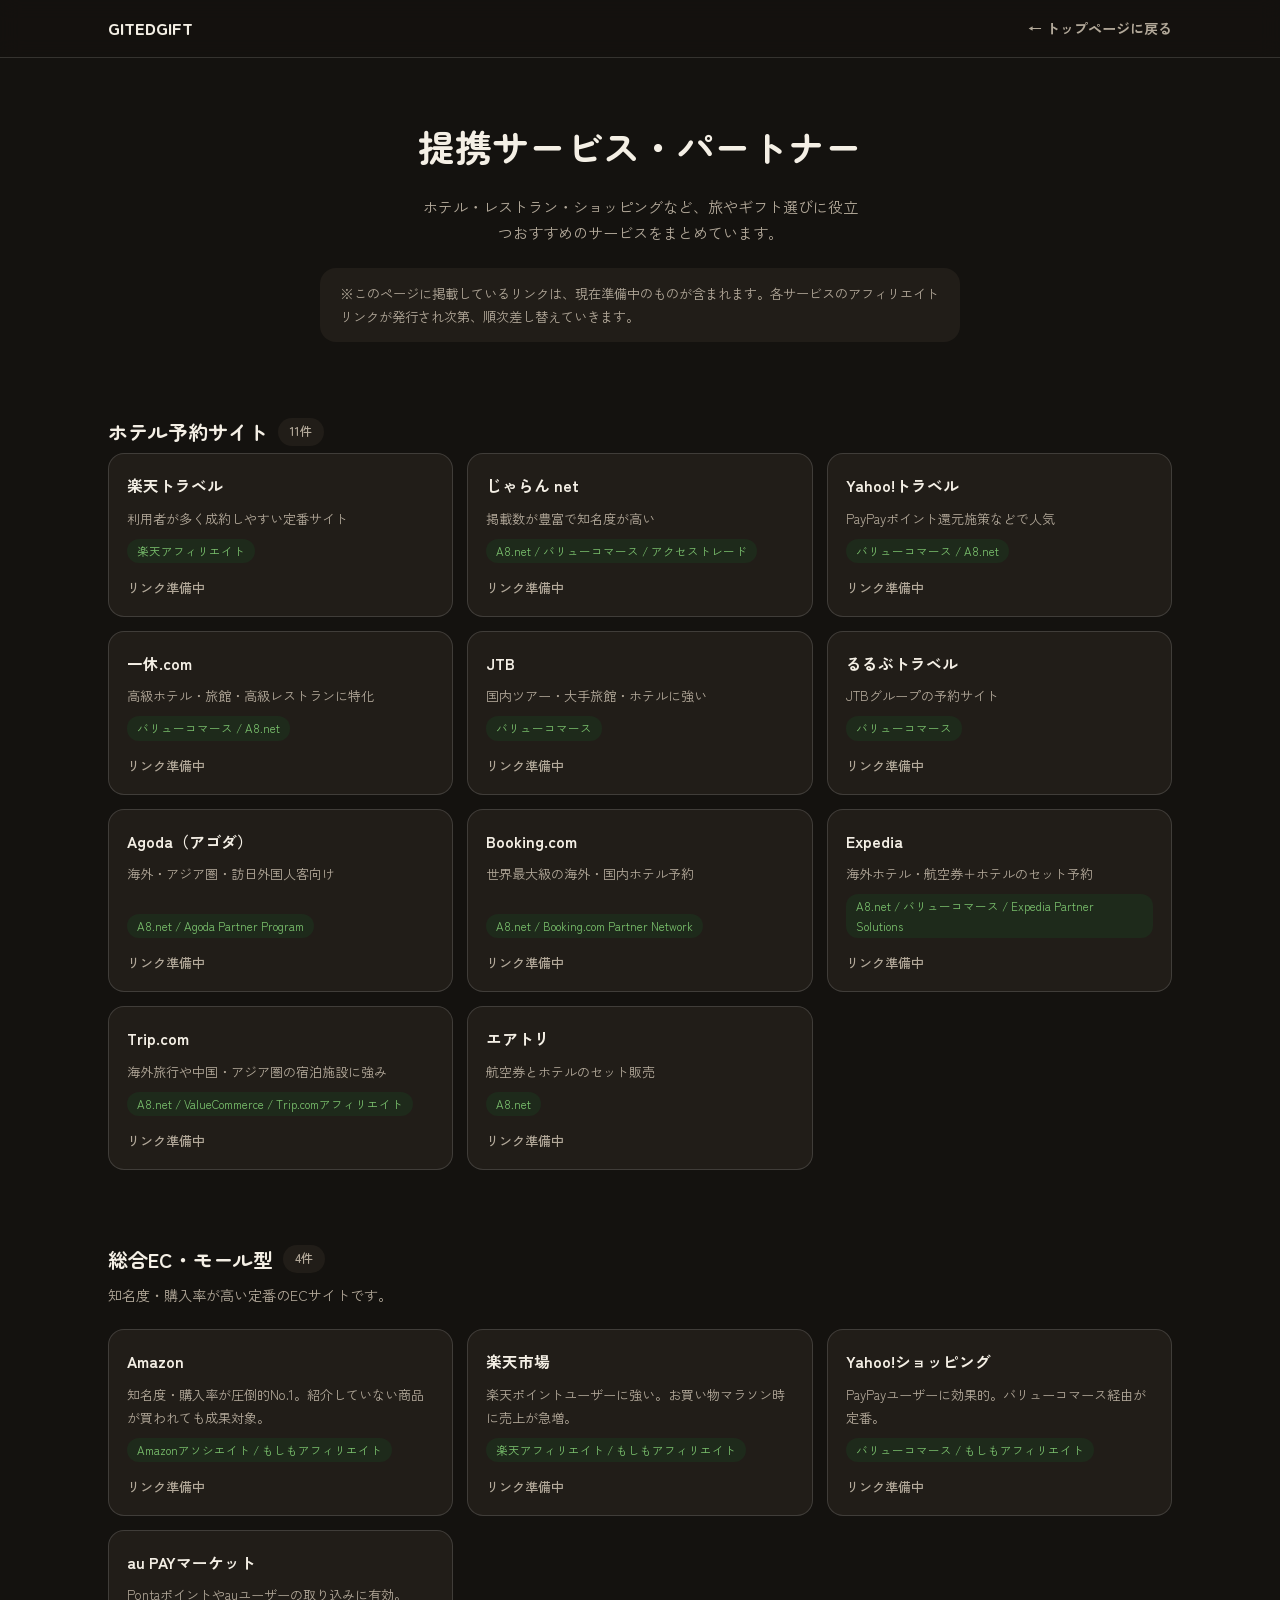
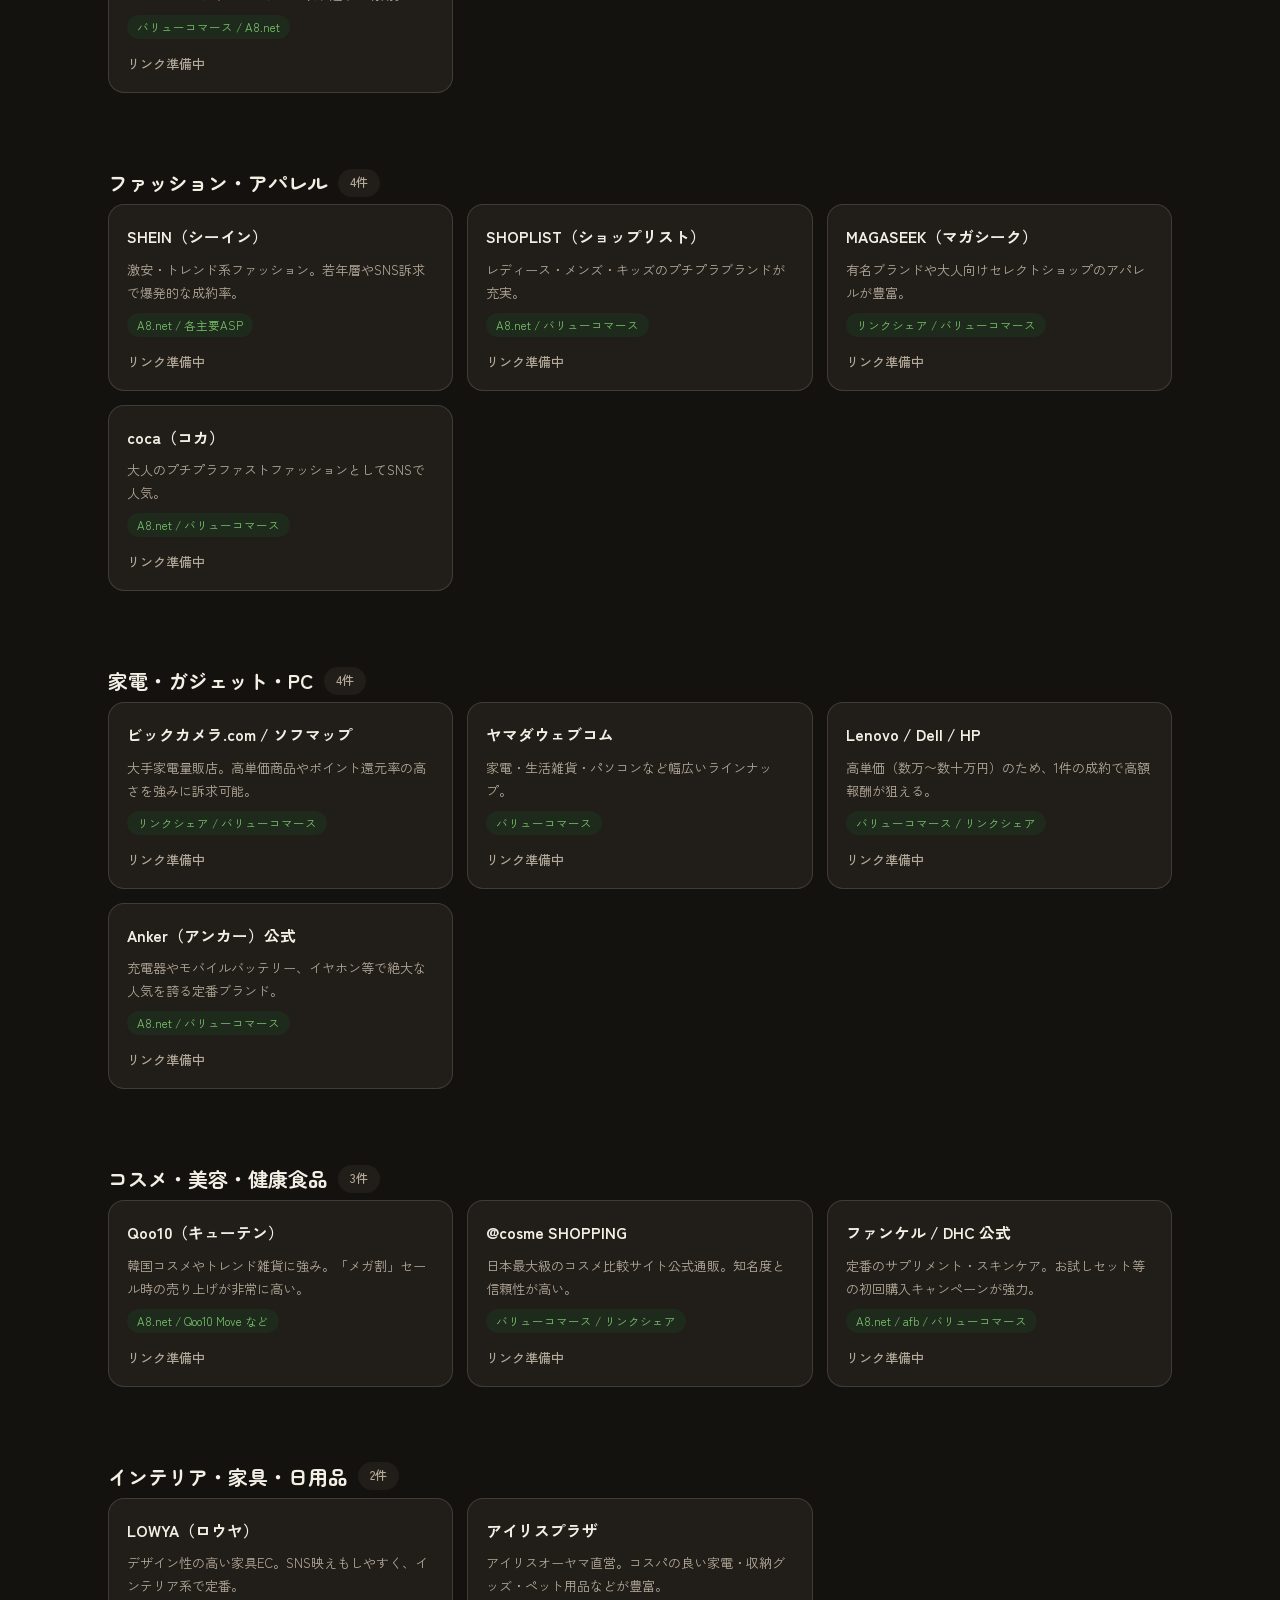
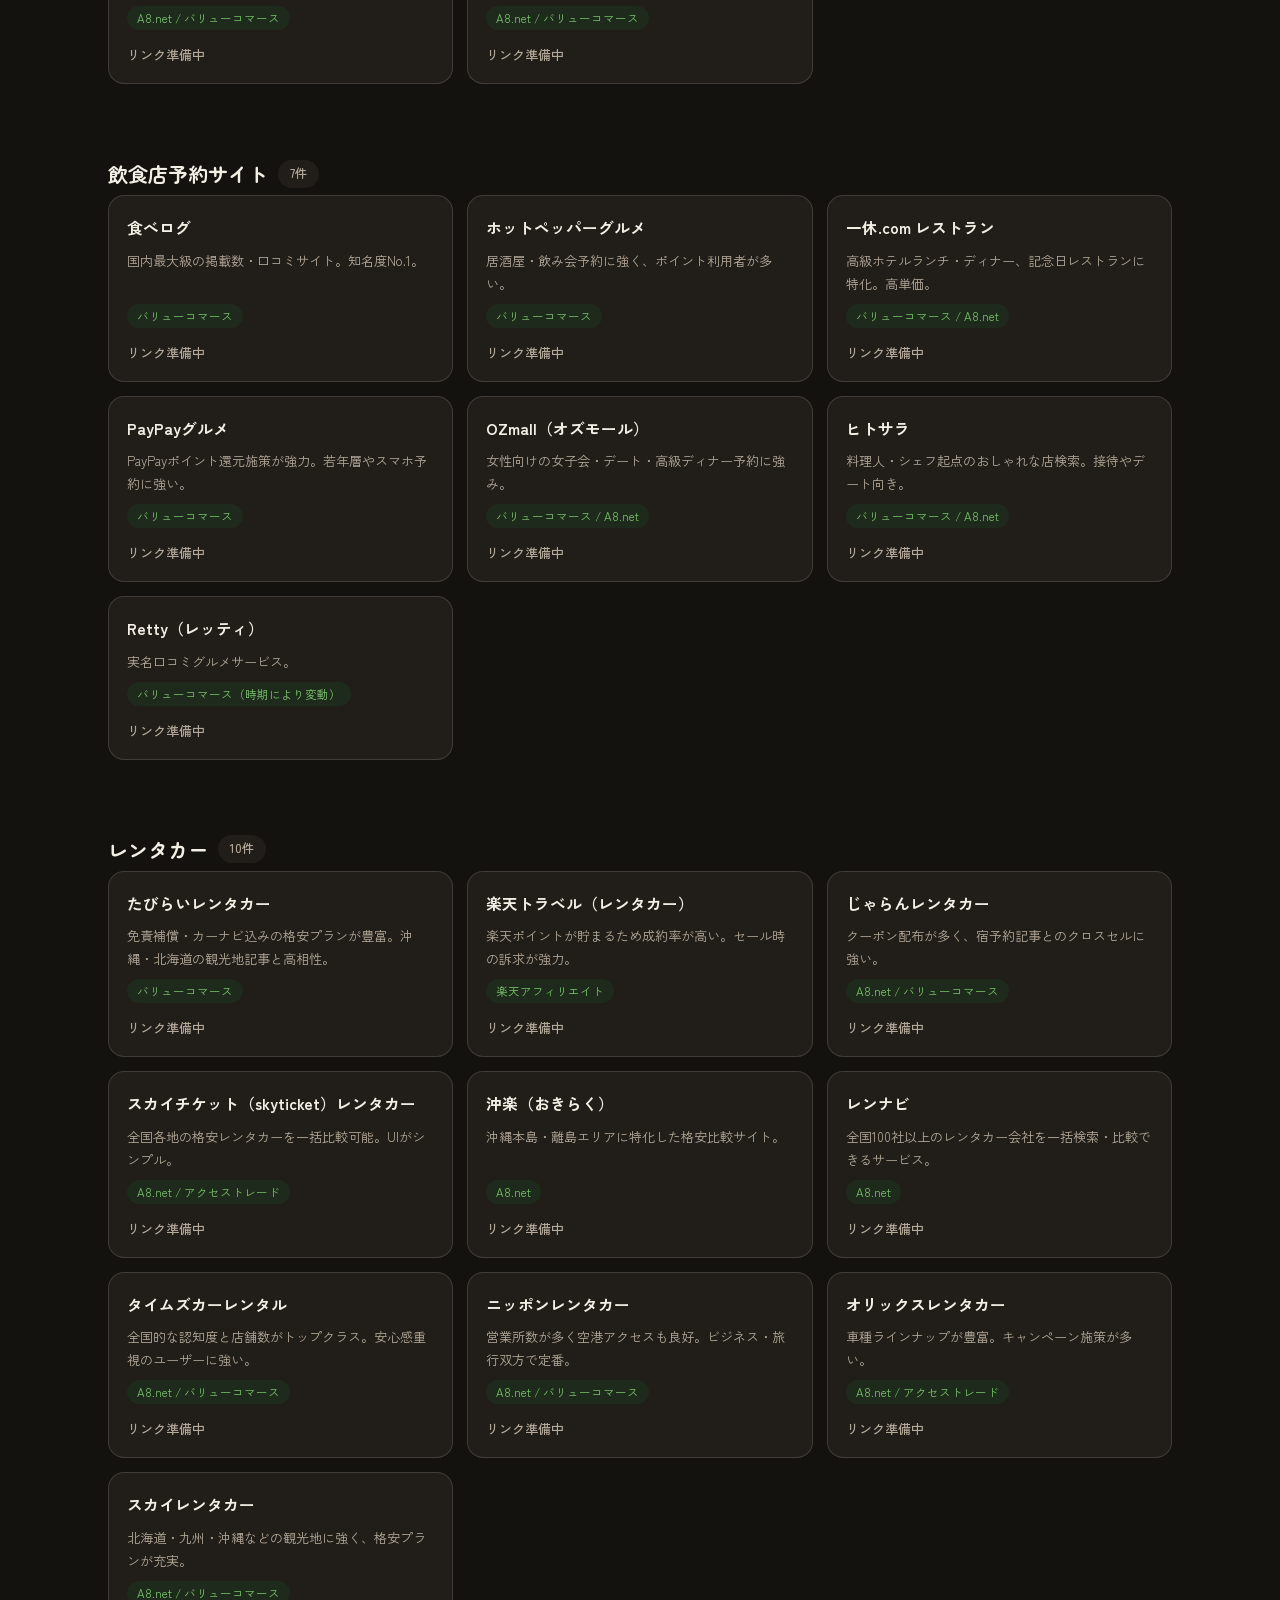
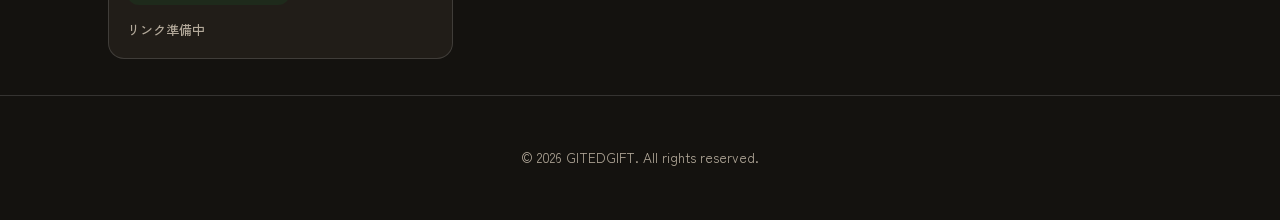
<file: partners.html>
<!DOCTYPE html>
<html lang="ja">
<head>
<meta charset="UTF-8">
<meta name="viewport" content="width=device-width, initial-scale=1.0">
<title>提携サービス・パートナー | GITEDGIFT</title>
<link rel="preconnect" href="https://fonts.googleapis.com">
<link rel="preconnect" href="https://fonts.gstatic.com" crossorigin>
<link href="https://fonts.googleapis.com/css2?family=Zen+Maru+Gothic:wght@500;700;900&family=Zen+Kaku+Gothic+New:wght@400;500;700&display=swap" rel="stylesheet">
<style>
  :root{
    --cream:#14120F; --paper:#211D18; --paper-deep:#2A241D; --ink:#F4EFE5; --ink-soft:#B3A99A;
    --gold:#F0B33D; --gold-deep:#D99A2B; --sage:#7C9473; --sage-deep:#7BC26E;
    --line:rgba(255,255,255,0.14);
  }
  *{box-sizing:border-box;}
  body{margin:0; background:var(--cream); color:var(--ink); font-family:'Zen Kaku Gothic New',sans-serif; line-height:1.75;}
  h1,h2,h3{font-family:'Zen Maru Gothic',sans-serif; font-weight:700; margin:0;}
  a{color:inherit; text-decoration:none;}
  .wrap{max-width:1120px; margin:0 auto; padding:0 28px;}

  header{position:sticky; top:0; z-index:20; background:rgba(20,18,15,0.85); backdrop-filter:blur(10px); border-bottom:1px solid var(--line);}
  .nav{display:flex; align-items:center; justify-content:space-between; padding:14px 28px; max-width:1120px; margin:0 auto;}
  .back-link{font-size:0.88rem; font-weight:600; color:var(--ink-soft); display:flex; align-items:center; gap:6px;}
  .back-link:hover{color:var(--ink);}
  .brand-mini{font-family:'Zen Maru Gothic'; font-weight:900; font-size:1.05rem;}

  .page-head{padding:56px 0 36px; text-align:center;}
  .page-head h1{font-size:clamp(1.7rem,3vw,2.3rem); margin-bottom:14px;}
  .page-head p{color:var(--ink-soft); max-width:56ch; margin:0 auto; font-size:0.95rem;}
  .notice{
    max-width:640px; margin:22px auto 0; background:var(--paper); border-radius:16px; padding:14px 20px;
    font-size:0.83rem; color:var(--ink-soft); text-align:left;
  }

  .category{padding:36px 0;}
  .category h2{font-size:1.25rem; margin-bottom:4px; display:flex; align-items:center; gap:10px;}
  .category .cat-count{font-size:0.78rem; font-weight:500; color:var(--ink-soft); background:var(--paper); padding:3px 12px; border-radius:20px;}
  .category > p{color:var(--ink-soft); font-size:0.88rem; margin:6px 0 22px;}

  .partner-grid{display:grid; grid-template-columns:repeat(3, 1fr); gap:14px;}
  .partner-card{
    background:var(--paper); border:1px solid var(--line); border-radius:16px; padding:18px 18px 16px;
    display:flex; flex-direction:column; gap:8px; transition:transform .15s ease, box-shadow .15s ease;
  }
  .partner-card:hover{transform:translateY(-2px); box-shadow:0 14px 26px -18px rgba(60,54,43,0.35);}
  .partner-name{font-weight:700; font-size:0.98rem;}
  .partner-desc{font-size:0.82rem; color:var(--ink-soft); flex:1;}
  .partner-asp{font-size:0.72rem; color:var(--sage-deep); background:var(--sage-soft, #1E2A1B); display:inline-block; padding:2px 10px; border-radius:12px; align-self:flex-start;}
  .partner-link{
    margin-top:6px; font-size:0.82rem; font-weight:700; color:var(--gold-deep);
    display:flex; align-items:center; gap:6px;
  }
  .partner-link.pending{color:var(--ink-soft); font-weight:500;}

  footer{padding:50px 0; border-top:1px solid var(--line); text-align:center; color:var(--ink-soft); font-size:0.85rem;}

  @media (max-width: 860px){
    .partner-grid{grid-template-columns:1fr 1fr;}
  }
  @media (max-width: 560px){
    .partner-grid{grid-template-columns:1fr;}
  }
</style>
</head>
<body>

<header>
  <div class="nav">
    <span class="brand-mini">GITEDGIFT</span>
    <a href="index.html" class="back-link">← トップページに戻る</a>
  </div>
</header>

<div class="page-head wrap">
  <h1>提携サービス・パートナー</h1>
  <p>ホテル・レストラン・ショッピングなど、旅やギフト選びに役立つおすすめのサービスをまとめています。</p>
  <div class="notice">
    ※このページに掲載しているリンクは、現在準備中のものが含まれます。各サービスのアフィリエイトリンクが発行され次第、順次差し替えていきます。
  </div>
</div>

<main class="wrap">

  <section class="category">
    <h2>ホテル予約サイト <span class="cat-count">11件</span></h2>
    <div class="partner-grid">
      <article class="partner-card">
        <span class="partner-name">楽天トラベル</span>
        <span class="partner-desc">利用者が多く成約しやすい定番サイト</span>
        <span class="partner-asp">楽天アフィリエイト</span>
        <a class="partner-link pending" href="#">リンク準備中</a>
      </article>
      <article class="partner-card">
        <span class="partner-name">じゃらん net</span>
        <span class="partner-desc">掲載数が豊富で知名度が高い</span>
        <span class="partner-asp">A8.net / バリューコマース / アクセストレード</span>
        <a class="partner-link pending" href="#">リンク準備中</a>
      </article>
      <article class="partner-card">
        <span class="partner-name">Yahoo!トラベル</span>
        <span class="partner-desc">PayPayポイント還元施策などで人気</span>
        <span class="partner-asp">バリューコマース / A8.net</span>
        <a class="partner-link pending" href="#">リンク準備中</a>
      </article>
      <article class="partner-card">
        <span class="partner-name">一休.com</span>
        <span class="partner-desc">高級ホテル・旅館・高級レストランに特化</span>
        <span class="partner-asp">バリューコマース / A8.net</span>
        <a class="partner-link pending" href="#">リンク準備中</a>
      </article>
      <article class="partner-card">
        <span class="partner-name">JTB</span>
        <span class="partner-desc">国内ツアー・大手旅館・ホテルに強い</span>
        <span class="partner-asp">バリューコマース</span>
        <a class="partner-link pending" href="#">リンク準備中</a>
      </article>
      <article class="partner-card">
        <span class="partner-name">るるぶトラベル</span>
        <span class="partner-desc">JTBグループの予約サイト</span>
        <span class="partner-asp">バリューコマース</span>
        <a class="partner-link pending" href="#">リンク準備中</a>
      </article>
      <article class="partner-card">
        <span class="partner-name">Agoda（アゴダ）</span>
        <span class="partner-desc">海外・アジア圏・訪日外国人客向け</span>
        <span class="partner-asp">A8.net / Agoda Partner Program</span>
        <a class="partner-link pending" href="#">リンク準備中</a>
      </article>
      <article class="partner-card">
        <span class="partner-name">Booking.com</span>
        <span class="partner-desc">世界最大級の海外・国内ホテル予約</span>
        <span class="partner-asp">A8.net / Booking.com Partner Network</span>
        <a class="partner-link pending" href="#">リンク準備中</a>
      </article>
      <article class="partner-card">
        <span class="partner-name">Expedia</span>
        <span class="partner-desc">海外ホテル・航空券＋ホテルのセット予約</span>
        <span class="partner-asp">A8.net / バリューコマース / Expedia Partner Solutions</span>
        <a class="partner-link pending" href="#">リンク準備中</a>
      </article>
      <article class="partner-card">
        <span class="partner-name">Trip.com</span>
        <span class="partner-desc">海外旅行や中国・アジア圏の宿泊施設に強み</span>
        <span class="partner-asp">A8.net / ValueCommerce / Trip.comアフィリエイト</span>
        <a class="partner-link pending" href="#">リンク準備中</a>
      </article>
      <article class="partner-card">
        <span class="partner-name">エアトリ</span>
        <span class="partner-desc">航空券とホテルのセット販売</span>
        <span class="partner-asp">A8.net</span>
        <a class="partner-link pending" href="#">リンク準備中</a>
      </article>
    </div>
  </section>

  <section class="category">
    <h2>総合EC・モール型 <span class="cat-count">4件</span></h2>
    <p>知名度・購入率が高い定番のECサイトです。</p>
    <div class="partner-grid">
      <article class="partner-card">
        <span class="partner-name">Amazon</span>
        <span class="partner-desc">知名度・購入率が圧倒的No.1。紹介していない商品が買われても成果対象。</span>
        <span class="partner-asp">Amazonアソシエイト / もしもアフィリエイト</span>
        <a class="partner-link pending" href="#">リンク準備中</a>
      </article>
      <article class="partner-card">
        <span class="partner-name">楽天市場</span>
        <span class="partner-desc">楽天ポイントユーザーに強い。お買い物マラソン時に売上が急増。</span>
        <span class="partner-asp">楽天アフィリエイト / もしもアフィリエイト</span>
        <a class="partner-link pending" href="#">リンク準備中</a>
      </article>
      <article class="partner-card">
        <span class="partner-name">Yahoo!ショッピング</span>
        <span class="partner-desc">PayPayユーザーに効果的。バリューコマース経由が定番。</span>
        <span class="partner-asp">バリューコマース / もしもアフィリエイト</span>
        <a class="partner-link pending" href="#">リンク準備中</a>
      </article>
      <article class="partner-card">
        <span class="partner-name">au PAYマーケット</span>
        <span class="partner-desc">Pontaポイントやauユーザーの取り込みに有効。</span>
        <span class="partner-asp">バリューコマース / A8.net</span>
        <a class="partner-link pending" href="#">リンク準備中</a>
      </article>
    </div>
  </section>

  <section class="category">
    <h2>ファッション・アパレル <span class="cat-count">4件</span></h2>
    <div class="partner-grid">
      <article class="partner-card">
        <span class="partner-name">SHEIN（シーイン）</span>
        <span class="partner-desc">激安・トレンド系ファッション。若年層やSNS訴求で爆発的な成約率。</span>
        <span class="partner-asp">A8.net / 各主要ASP</span>
        <a class="partner-link pending" href="#">リンク準備中</a>
      </article>
      <article class="partner-card">
        <span class="partner-name">SHOPLIST（ショップリスト）</span>
        <span class="partner-desc">レディース・メンズ・キッズのプチプラブランドが充実。</span>
        <span class="partner-asp">A8.net / バリューコマース</span>
        <a class="partner-link pending" href="#">リンク準備中</a>
      </article>
      <article class="partner-card">
        <span class="partner-name">MAGASEEK（マガシーク）</span>
        <span class="partner-desc">有名ブランドや大人向けセレクトショップのアパレルが豊富。</span>
        <span class="partner-asp">リンクシェア / バリューコマース</span>
        <a class="partner-link pending" href="#">リンク準備中</a>
      </article>
      <article class="partner-card">
        <span class="partner-name">coca（コカ）</span>
        <span class="partner-desc">大人のプチプラファストファッションとしてSNSで人気。</span>
        <span class="partner-asp">A8.net / バリューコマース</span>
        <a class="partner-link pending" href="#">リンク準備中</a>
      </article>
    </div>
  </section>

  <section class="category">
    <h2>家電・ガジェット・PC <span class="cat-count">4件</span></h2>
    <div class="partner-grid">
      <article class="partner-card">
        <span class="partner-name">ビックカメラ.com / ソフマップ</span>
        <span class="partner-desc">大手家電量販店。高単価商品やポイント還元率の高さを強みに訴求可能。</span>
        <span class="partner-asp">リンクシェア / バリューコマース</span>
        <a class="partner-link pending" href="#">リンク準備中</a>
      </article>
      <article class="partner-card">
        <span class="partner-name">ヤマダウェブコム</span>
        <span class="partner-desc">家電・生活雑貨・パソコンなど幅広いラインナップ。</span>
        <span class="partner-asp">バリューコマース</span>
        <a class="partner-link pending" href="#">リンク準備中</a>
      </article>
      <article class="partner-card">
        <span class="partner-name">Lenovo / Dell / HP</span>
        <span class="partner-desc">高単価（数万〜数十万円）のため、1件の成約で高額報酬が狙える。</span>
        <span class="partner-asp">バリューコマース / リンクシェア</span>
        <a class="partner-link pending" href="#">リンク準備中</a>
      </article>
      <article class="partner-card">
        <span class="partner-name">Anker（アンカー）公式</span>
        <span class="partner-desc">充電器やモバイルバッテリー、イヤホン等で絶大な人気を誇る定番ブランド。</span>
        <span class="partner-asp">A8.net / バリューコマース</span>
        <a class="partner-link pending" href="#">リンク準備中</a>
      </article>
    </div>
  </section>

  <section class="category">
    <h2>コスメ・美容・健康食品 <span class="cat-count">3件</span></h2>
    <div class="partner-grid">
      <article class="partner-card">
        <span class="partner-name">Qoo10（キューテン）</span>
        <span class="partner-desc">韓国コスメやトレンド雑貨に強み。「メガ割」セール時の売り上げが非常に高い。</span>
        <span class="partner-asp">A8.net / Qoo10 Move など</span>
        <a class="partner-link pending" href="#">リンク準備中</a>
      </article>
      <article class="partner-card">
        <span class="partner-name">@cosme SHOPPING</span>
        <span class="partner-desc">日本最大級のコスメ比較サイト公式通販。知名度と信頼性が高い。</span>
        <span class="partner-asp">バリューコマース / リンクシェア</span>
        <a class="partner-link pending" href="#">リンク準備中</a>
      </article>
      <article class="partner-card">
        <span class="partner-name">ファンケル / DHC 公式</span>
        <span class="partner-desc">定番のサプリメント・スキンケア。お試しセット等の初回購入キャンペーンが強力。</span>
        <span class="partner-asp">A8.net / afb / バリューコマース</span>
        <a class="partner-link pending" href="#">リンク準備中</a>
      </article>
    </div>
  </section>

  <section class="category">
    <h2>インテリア・家具・日用品 <span class="cat-count">2件</span></h2>
    <div class="partner-grid">
      <article class="partner-card">
        <span class="partner-name">LOWYA（ロウヤ）</span>
        <span class="partner-desc">デザイン性の高い家具EC。SNS映えもしやすく、インテリア系で定番。</span>
        <span class="partner-asp">A8.net / バリューコマース</span>
        <a class="partner-link pending" href="#">リンク準備中</a>
      </article>
      <article class="partner-card">
        <span class="partner-name">アイリスプラザ</span>
        <span class="partner-desc">アイリスオーヤマ直営。コスパの良い家電・収納グッズ・ペット用品などが豊富。</span>
        <span class="partner-asp">A8.net / バリューコマース</span>
        <a class="partner-link pending" href="#">リンク準備中</a>
      </article>
    </div>
  </section>

  <section class="category">
    <h2>飲食店予約サイト <span class="cat-count">7件</span></h2>
    <div class="partner-grid">
      <article class="partner-card">
        <span class="partner-name">食べログ</span>
        <span class="partner-desc">国内最大級の掲載数・口コミサイト。知名度No.1。</span>
        <span class="partner-asp">バリューコマース</span>
        <a class="partner-link pending" href="#">リンク準備中</a>
      </article>
      <article class="partner-card">
        <span class="partner-name">ホットペッパーグルメ</span>
        <span class="partner-desc">居酒屋・飲み会予約に強く、ポイント利用者が多い。</span>
        <span class="partner-asp">バリューコマース</span>
        <a class="partner-link pending" href="#">リンク準備中</a>
      </article>
      <article class="partner-card">
        <span class="partner-name">一休.com レストラン</span>
        <span class="partner-desc">高級ホテルランチ・ディナー、記念日レストランに特化。高単価。</span>
        <span class="partner-asp">バリューコマース / A8.net</span>
        <a class="partner-link pending" href="#">リンク準備中</a>
      </article>
      <article class="partner-card">
        <span class="partner-name">PayPayグルメ</span>
        <span class="partner-desc">PayPayポイント還元施策が強力。若年層やスマホ予約に強い。</span>
        <span class="partner-asp">バリューコマース</span>
        <a class="partner-link pending" href="#">リンク準備中</a>
      </article>
      <article class="partner-card">
        <span class="partner-name">OZmall（オズモール）</span>
        <span class="partner-desc">女性向けの女子会・デート・高級ディナー予約に強み。</span>
        <span class="partner-asp">バリューコマース / A8.net</span>
        <a class="partner-link pending" href="#">リンク準備中</a>
      </article>
      <article class="partner-card">
        <span class="partner-name">ヒトサラ</span>
        <span class="partner-desc">料理人・シェフ起点のおしゃれな店検索。接待やデート向き。</span>
        <span class="partner-asp">バリューコマース / A8.net</span>
        <a class="partner-link pending" href="#">リンク準備中</a>
      </article>
      <article class="partner-card">
        <span class="partner-name">Retty（レッティ）</span>
        <span class="partner-desc">実名口コミグルメサービス。</span>
        <span class="partner-asp">バリューコマース（時期により変動）</span>
        <a class="partner-link pending" href="#">リンク準備中</a>
      </article>
    </div>
  </section>

  <section class="category">
    <h2>レンタカー <span class="cat-count">10件</span></h2>
    <div class="partner-grid">
      <article class="partner-card">
        <span class="partner-name">たびらいレンタカー</span>
        <span class="partner-desc">免責補償・カーナビ込みの格安プランが豊富。沖縄・北海道の観光地記事と高相性。</span>
        <span class="partner-asp">バリューコマース</span>
        <a class="partner-link pending" href="#">リンク準備中</a>
      </article>
      <article class="partner-card">
        <span class="partner-name">楽天トラベル（レンタカー）</span>
        <span class="partner-desc">楽天ポイントが貯まるため成約率が高い。セール時の訴求が強力。</span>
        <span class="partner-asp">楽天アフィリエイト</span>
        <a class="partner-link pending" href="#">リンク準備中</a>
      </article>
      <article class="partner-card">
        <span class="partner-name">じゃらんレンタカー</span>
        <span class="partner-desc">クーポン配布が多く、宿予約記事とのクロスセルに強い。</span>
        <span class="partner-asp">A8.net / バリューコマース</span>
        <a class="partner-link pending" href="#">リンク準備中</a>
      </article>
      <article class="partner-card">
        <span class="partner-name">スカイチケット（skyticket）レンタカー</span>
        <span class="partner-desc">全国各地の格安レンタカーを一括比較可能。UIがシンプル。</span>
        <span class="partner-asp">A8.net / アクセストレード</span>
        <a class="partner-link pending" href="#">リンク準備中</a>
      </article>
      <article class="partner-card">
        <span class="partner-name">沖楽（おきらく）</span>
        <span class="partner-desc">沖縄本島・離島エリアに特化した格安比較サイト。</span>
        <span class="partner-asp">A8.net</span>
        <a class="partner-link pending" href="#">リンク準備中</a>
      </article>
      <article class="partner-card">
        <span class="partner-name">レンナビ</span>
        <span class="partner-desc">全国100社以上のレンタカー会社を一括検索・比較できるサービス。</span>
        <span class="partner-asp">A8.net</span>
        <a class="partner-link pending" href="#">リンク準備中</a>
      </article>
      <article class="partner-card">
        <span class="partner-name">タイムズカーレンタル</span>
        <span class="partner-desc">全国的な認知度と店舗数がトップクラス。安心感重視のユーザーに強い。</span>
        <span class="partner-asp">A8.net / バリューコマース</span>
        <a class="partner-link pending" href="#">リンク準備中</a>
      </article>
      <article class="partner-card">
        <span class="partner-name">ニッポンレンタカー</span>
        <span class="partner-desc">営業所数が多く空港アクセスも良好。ビジネス・旅行双方で定番。</span>
        <span class="partner-asp">A8.net / バリューコマース</span>
        <a class="partner-link pending" href="#">リンク準備中</a>
      </article>
      <article class="partner-card">
        <span class="partner-name">オリックスレンタカー</span>
        <span class="partner-desc">車種ラインナップが豊富。キャンペーン施策が多い。</span>
        <span class="partner-asp">A8.net / アクセストレード</span>
        <a class="partner-link pending" href="#">リンク準備中</a>
      </article>
      <article class="partner-card">
        <span class="partner-name">スカイレンタカー</span>
        <span class="partner-desc">北海道・九州・沖縄などの観光地に強く、格安プランが充実。</span>
        <span class="partner-asp">A8.net / バリューコマース</span>
        <a class="partner-link pending" href="#">リンク準備中</a>
      </article>
    </div>
  </section>

</main>

<footer>
  <div class="wrap">© 2026 GITEDGIFT. All rights reserved.</div>
</footer>

</body>
</html>
</file>
<file: styles.css>
/* ---------- Tokens ---------- */
:root {
  --cream: #14120F;
  --cream-card: #211D18;
  --ink: #F4EFE5;
  --ink-soft: #B3A99A;
  --gold: #F0B33D;
  --gold-deep: #D99A2B;
  --sage: #6F8768;
  --sage-deep: #7BC26E;
  --sage-pale: #1E2A1B;
  --line: rgba(255, 255, 255, 0.14);

  --font-display: "Zen Maru Gothic", sans-serif;
  --font-body: "Zen Kaku Gothic New", sans-serif;

  --max-width: 1160px;
}

* { box-sizing: border-box; }

html { scroll-behavior: smooth; }

main section[id] { scroll-margin-top: 80px; }

body {
  margin: 0;
  font-family: var(--font-body);
  color: var(--ink);
  background: var(--cream);
  line-height: 1.8;
  -webkit-font-smoothing: antialiased;
}

h1, h2, h3 {
  font-family: var(--font-display);
  font-weight: 700;
  color: var(--ink);
  line-height: 1.4;
  margin: 0 0 0.6em;
}

p { margin: 0 0 1em; }

a { color: inherit; text-decoration: none; }

img { max-width: 100%; display: block; }

.wrap {
  max-width: var(--max-width);
  margin: 0 auto;
  padding: 0 32px;
}

.center { text-align: center; }

/* ---------- Buttons ---------- */
.btn {
  display: inline-block;
  padding: 14px 28px;
  border: none;
  border-radius: 999px;
  font-family: var(--font-body);
  font-weight: 700;
  font-size: 0.95rem;
  cursor: pointer;
  transition: background 0.2s ease, transform 0.15s ease;
}

.btn-primary { background: var(--ink); color: var(--cream); }
.btn-primary:hover { background: var(--gold-deep); transform: translateY(-1px); }

.btn-dark { background: var(--ink); color: var(--cream); }
.btn-dark:hover { background: #000; }

.btn-outline { background: var(--cream-card); color: var(--ink); border: 1px solid var(--line); }
.btn-outline:hover { background: #2A241D; }

.btn-gold { background: linear-gradient(135deg, var(--gold) 0%, var(--gold-deep) 100%); color: #2B2620; }
.btn-gold:hover { transform: translateY(-1px); box-shadow: 0 14px 26px -14px rgba(217, 154, 43, 0.6); }

.btn-large { padding: 16px 34px; font-size: 1rem; width: 100%; }

/* ---------- Header ---------- */
.site-header {
  position: sticky;
  top: 0;
  background: var(--cream);
  box-shadow: 0 1px 0 0 var(--line);
  z-index: 100;
  transform: translateZ(0);
  -webkit-backface-visibility: hidden;
}

.header-inner { display: flex; align-items: center; justify-content: space-between; padding: 14px 0; }

.brand { display: flex; align-items: center; gap: 8px; }
.brand-mark { width: 26px; height: 26px; object-fit: contain; display: block; }
.brand-name { font-family: var(--font-display); font-weight: 900; font-size: 1rem; }
.brand-x { color: var(--gold-deep); }

.header-right { display: flex; align-items: center; gap: 20px; }

.site-nav { display: flex; align-items: center; gap: 26px; font-size: 0.9rem; font-weight: 500; }

.nav-cta { display: inline-flex; align-items: center; background: var(--ink); color: var(--cream); padding: 9px 20px; border-radius: 999px; font-weight: 700; border: none; font: inherit; font-weight: 700; cursor: pointer; white-space: nowrap; }
.nav-cta:hover { background: var(--gold-deep); }

.floating-mygift-btn {
  position: fixed;
  right: 48px;
  bottom: 48px;
  z-index: 500;
  width: 108px;
  height: 108px;
  display: flex;
  align-items: center;
  justify-content: center;
  text-align: center;
  line-height: 1.4;
  background: var(--gold-deep);
  color: #2B2620;
  padding: 0;
  border-radius: 50%;
  border: none;
  font: inherit;
  font-weight: 700;
  font-size: 0.85rem;
  cursor: pointer;
  box-shadow: 0 12px 24px -8px rgba(0, 0, 0, 0.5);
  transition: transform 0.15s ease, background 0.15s ease;
}
.floating-mygift-btn:hover { background: var(--gold); transform: translateY(-2px); }

@media (max-width: 640px) {
  .floating-mygift-btn { right: 20px; bottom: 20px; width: 88px; height: 88px; font-size: 0.72rem; }
}

.nav-toggle { display: none; flex-direction: column; gap: 5px; background: none; border: none; cursor: pointer; padding: 6px; }
.nav-toggle span { width: 22px; height: 2px; background: var(--ink); }

/* ---------- Hero ---------- */
.hero {
  position: relative;
  min-height: 88vh;
  display: flex;
  align-items: flex-end;
  overflow: hidden;
}

.hero-visual { position: absolute; inset: 0; cursor: pointer; }

.hero-photo {
  position: absolute;
  inset: 0;
  width: 100%;
  height: 100%;
  display: block;
  object-fit: cover;
  opacity: 0;
  transition: opacity 1.6s ease;
}

.hero-photo.is-active { opacity: 1; }

.hero-scrim {
  position: absolute;
  inset: 0;
  background:
    linear-gradient(180deg, rgba(15, 13, 10, 0.15) 0%, rgba(15, 13, 10, 0.25) 40%, rgba(12, 10, 8, 0.92) 100%),
    linear-gradient(90deg, rgba(12, 10, 8, 0.55) 0%, rgba(12, 10, 8, 0.05) 55%);
}

.hero-wrap { position: relative; z-index: 1; padding: 80px 32px 96px; width: 100%; max-width: var(--max-width); margin: 0 auto; }

.hero-copy { max-width: 640px; }

.hero-eyebrow {
  font-family: var(--font-display);
  font-weight: 900;
  font-size: 0.8rem;
  letter-spacing: 0.28em;
  color: var(--gold);
  margin-bottom: 1.2em;
}

.hero-copy h1 {
  font-family: "Shippori Mincho", var(--font-display);
  font-size: clamp(1.9rem, 3.7vw, 2.8rem);
  font-weight: 400;
  color: #fff;
  text-shadow: 0 4px 24px rgba(0, 0, 0, 0.35);
  letter-spacing: 0.04em;
  line-height: 1.5;
}

.hero-lead {
  color: rgba(244, 239, 229, 0.82);
  font-size: 1.05rem;
  line-height: 1.9;
  max-width: 46ch;
  margin: 1.2em 0 2em;
}

.btn-hero-cta {
  display: inline-block;
  padding: 16px 36px;
  border-radius: 999px;
  background: linear-gradient(135deg, var(--gold) 0%, var(--gold-deep) 100%);
  color: #2B2620;
  font-weight: 700;
  font-size: 0.98rem;
  box-shadow: 0 16px 32px -14px rgba(217, 154, 43, 0.6);
  transition: transform 0.2s ease, box-shadow 0.2s ease;
}
.btn-hero-cta:hover { transform: translateY(-2px); box-shadow: 0 20px 36px -14px rgba(217, 154, 43, 0.7); }

/* ---------- Services ---------- */
.services { padding: 40px 0 60px; }

.services-inner {
  background: var(--cream-card);
  border: 1px solid var(--line);
  border-radius: 32px;
  padding: 64px 48px;
}

.services-eyebrow {
  font-family: var(--font-display);
  font-weight: 900;
  font-size: 0.78rem;
  letter-spacing: 0.28em;
  color: var(--gold-deep);
  margin-bottom: 0.6em;
}

.services-title {
  font-size: clamp(1.6rem, 3.2vw, 2.1rem);
  margin-bottom: 44px;
}

.service-grid {
  display: grid;
  grid-template-columns: 1.5fr 1fr;
  grid-template-rows: repeat(2, 1fr);
  gap: 24px;
}

.service-card {
  display: flex;
  flex-direction: column;
  width: 100%;
  text-align: left;
  font-family: inherit;
  background: #1B1712;
  border: 1px solid var(--line);
  border-radius: 24px;
  padding: 16px;
  position: relative;
  transition: transform 0.25s ease, box-shadow 0.25s ease, border-color 0.25s ease;
  cursor: pointer;
  --accent: var(--gold-deep);
}
.service-card:hover {
  transform: translateY(-4px);
  border-color: rgba(217, 154, 43, 0.4);
  box-shadow: 0 24px 40px -24px rgba(0, 0, 0, 0.6);
}

.service-card--featured {
  grid-row: 1 / 3;
  background: #211A10;
  border-color: rgba(217, 154, 43, 0.3);
  padding: 20px;
}

.service-photo-wrap {
  position: relative;
  border-radius: 18px;
  overflow: hidden;
  height: 170px;
  margin-bottom: 20px;
  flex-shrink: 0;
}

.service-card--featured .service-photo-wrap { height: 320px; }

.service-photo {
  width: 100%;
  height: 100%;
  object-fit: cover;
  display: block;
  transition: transform 6s ease;
}
.service-card:hover .service-photo { transform: scale(1.06); }

.service-ribbon {
  position: absolute;
  top: 16px;
  left: 16px;
  background: var(--gold);
  color: #2B2620;
  font-size: 0.72rem;
  font-weight: 900;
  letter-spacing: 0.12em;
  padding: 7px 16px;
  border-radius: 999px;
  z-index: 3;
}

.service-body { padding: 0 6px 6px; position: relative; flex: 1; display: flex; flex-direction: column; }

.service-kicker {
  font-family: var(--font-display);
  font-weight: 900;
  font-size: 1.3rem;
  color: var(--gold);
  margin-bottom: 0.2em;
  letter-spacing: 0.02em;
}

.service-card h3 { font-size: 1.05rem; margin-bottom: 0.4em; }
.service-card--featured h3 { font-size: 1.05rem; color: var(--ink); font-weight: 700; margin-bottom: 0.8em; }
.service-card--featured p { font-size: 1rem; line-height: 1.85; max-width: 44ch; }

.service-card p { font-size: 0.85rem; color: var(--ink-soft); margin-bottom: 2.2em; }

.service-arrow {
  margin-top: auto;
  width: 40px;
  height: 40px;
  border-radius: 50%;
  border: 1px solid var(--accent);
  color: var(--accent);
  font-weight: 700;
  font-size: 1.3rem;
  text-shadow: 0.5px 0 currentColor, -0.5px 0 currentColor, 0 0.5px currentColor, 0 -0.5px currentColor;
  display: flex;
  align-items: center;
  justify-content: center;
  transition: background 0.2s ease, color 0.2s ease;
}
.service-card:hover .service-arrow { background: var(--gold-deep); color: #2B2620; }

.service-card--featured .service-arrow { width: 48px; height: 48px; border-color: var(--gold); color: var(--gold); }
.service-card--featured:hover .service-arrow { background: var(--gold); color: #2B2620; }

/* ---------- Travel feature ---------- */
.travel-feature { padding: 20px 0 90px; }

.travel-inner {
  background: linear-gradient(155deg, #241C10 0%, #14110C 75%);
  border: 1px solid rgba(217, 154, 43, 0.22);
  border-radius: 32px;
  padding: 72px 64px;
  display: grid;
  grid-template-columns: 1.1fr 0.9fr;
  gap: 56px;
  align-items: center;
}

.badge-light {
  position: static;
  display: inline-block;
  background: var(--gold);
  color: #2B2620;
  font-weight: 900;
  font-size: 0.72rem;
  letter-spacing: 0.12em;
  padding: 7px 16px;
  border-radius: 999px;
  margin-bottom: 1.2em;
}

.badge-handwritten {
  background: none;
  padding: 0;
  border-radius: 0;
  font-family: 'Yomogi', var(--font-body);
  font-style: italic;
  font-size: 2rem;
  font-weight: 400;
  color: var(--gold);
}

.travel-copy h2 { font-size: clamp(1.8rem, 3.4vw, 2.4rem); }
.travel-copy h2 .en { font-size: 0.9rem; font-weight: 500; color: var(--gold-deep); margin-left: 8px; }

.travel-copy p { color: var(--ink-soft); font-size: 1.02rem; line-height: 1.9; }

.feature-list { list-style: none; margin: 1.4em 0 1.8em; padding: 0; display: flex; flex-direction: column; gap: 12px; }
.feature-list li { display: flex; align-items: center; gap: 10px; font-size: 0.94rem; color: var(--ink-soft); }
.feature-icon { font-size: 1.1rem; }

.travel-photos { position: relative; height: 420px; }
.photo {
  display: block;
  border-radius: 18px;
  box-shadow: 0 24px 40px -18px rgba(0, 0, 0, 0.6);
  object-fit: cover;
}
.photo--center { width: 100%; height: 100%; }
.photo--left {
  position: absolute;
  width: 180px;
  height: 140px;
  bottom: -30px;
  left: -24px;
  transform: rotate(-6deg);
  z-index: 2;
}
.photo--right {
  position: absolute;
  width: 150px;
  height: 190px;
  bottom: -46px;
  right: -20px;
  transform: rotate(5deg);
  z-index: 3;
}

/* ---------- Flow ---------- */
.flow { padding: 80px 0; }

.flow-inner {
  background: var(--cream-card);
  border: 1px solid var(--line);
  border-radius: 32px;
  padding: 56px 40px;
}

.flow h2 { font-size: clamp(1.4rem, 3vw, 1.8rem); }
.flow-lead { color: var(--ink-soft); margin-bottom: 3em; }

.flow-steps { display: flex; align-items: center; justify-content: center; gap: 24px; flex-wrap: wrap; }

.flow-step { display: flex; align-items: center; gap: 16px; max-width: 280px; text-align: left; }

.flow-step-text { flex: 1; }

.step-tag { display: block; font-size: 0.75rem; font-weight: 700; color: var(--gold-deep); margin-bottom: 0.4em; }

.step-icon {
  display: block;
  width: 90px;
  height: 90px;
  border-radius: 16px;
  overflow: hidden;
  flex-shrink: 0;
  font-size: 1.4rem;
}

.step-icon img { width: 100%; height: 100%; object-fit: cover; display: block; }

.flow-step p { font-size: 0.86rem; color: var(--ink-soft); }

.step-arrow { color: var(--gold); font-size: 2rem; font-weight: 700; }

.flow-steps--vertical {
  flex-direction: column;
  align-items: stretch;
  max-width: 720px;
  margin: 0 auto;
  gap: 40px;
}

.flow-steps--vertical .flow-step { max-width: none; gap: 24px; }

.flow-steps--vertical .step-icon { width: 120px; height: 120px; }

.flow-steps--vertical .flow-step p { font-size: 0.95rem; line-height: 1.8; }

/* ---------- Audience ---------- */
.audience { padding: 20px 0 80px; }

.audience h2 { font-size: clamp(1.4rem, 3vw, 1.8rem); margin-bottom: 44px; }

.audience-grid { display: grid; grid-template-columns: 1fr; gap: 22px; max-width: 640px; margin: 0 auto; }

.audience-card { background: var(--cream-card); border-radius: 24px; overflow: hidden; border: 1px solid var(--line); }

.audience-card img { width: 100%; height: 220px; object-fit: cover; }

.audience-body { padding: 26px 26px 30px; }

.badge-gold { position: static; display: inline-block; background: var(--gold); color: #2B2620; margin-bottom: 0.8em; }
.badge-sage { position: static; display: inline-block; background: var(--sage-pale); color: var(--sage-deep); margin-bottom: 0.8em; }

.audience-badge { display: inline-block; background: none; font-weight: 700; font-size: 1.15rem; margin-bottom: 0.6em; }
.audience-badge--gold { color: var(--gold); }
.audience-badge--sage { color: var(--sage-deep); }

.audience-body h3 { font-size: 1.15rem; }

.check-list { list-style: none; padding: 0; margin: 0; display: flex; flex-direction: column; gap: 8px; }
.check-list li { font-size: 0.88rem; color: var(--ink-soft); padding-left: 1.4em; position: relative; }
.check-list li::before { content: "✓"; position: absolute; left: 0; color: var(--gold-deep); font-weight: 700; }

.first-time-card {
  display: grid;
  grid-template-columns: 1fr 1fr;
  background: var(--cream-card);
  border: 1px solid var(--line);
  border-radius: 24px;
  overflow: hidden;
}

.first-time-image { position: relative; min-height: 260px; }
.first-time-image img { width: 100%; height: 100%; object-fit: cover; display: block; }
.first-time-image::after {
  content: "";
  position: absolute;
  inset: 0;
  background: linear-gradient(to top, rgba(0, 0, 0, 0.7) 0%, rgba(0, 0, 0, 0.15) 45%, transparent 70%);
  pointer-events: none;
}
.first-time-label {
  position: absolute;
  left: 24px;
  bottom: 22px;
  right: 24px;
  z-index: 1;
  font-family: var(--font-display);
  font-weight: 700;
  font-size: 1.5rem;
  color: #fff;
  text-shadow: 0 2px 12px rgba(0, 0, 0, 0.4);
  text-decoration: none;
}
.first-time-label:hover { text-decoration: underline; }

.first-time-body { padding: 32px 34px; display: flex; flex-direction: column; justify-content: center; gap: 10px; }
.first-time-body h3 { font-size: 1.2rem; }
.first-time-more { display: inline-block; margin-top: 6px; font-size: 0.9rem; font-weight: 700; color: var(--gold-deep); text-decoration: none; }
.first-time-more:hover { text-decoration: underline; }

@media (max-width: 900px) {
  .first-time-card { grid-template-columns: 1fr; }
  .first-time-image { height: 220px; min-height: 0; }
}

/* ---------- Testimonials ---------- */
.testimonial-grid { display: grid; grid-template-columns: repeat(3, 1fr); gap: 20px; }

.testimonial-card { background: var(--cream-card); border-radius: 20px; padding: 26px 24px; }

.testimonial-quote { font-size: 0.92rem; color: var(--ink); margin: 0 0 16px; line-height: 1.75; }

.testimonial-meta { font-size: 0.8rem; color: var(--ink-soft); font-weight: 700; }

@media (max-width: 900px) {
  .testimonial-grid { grid-template-columns: 1fr; }
}

/* ---------- Contact ---------- */
.contact { padding: 20px 0 90px; }

.contact-panel {
  background: linear-gradient(135deg, var(--gold) 0%, #F0BD68 100%);
  border-radius: 32px;
  padding: 56px;
  display: grid;
  grid-template-columns: 1.1fr 0.9fr;
  gap: 40px;
  align-items: center;
}

.contact-copy h2 { font-size: clamp(1.4rem, 3vw, 1.9rem); }
.contact-copy p { color: #4A3B1B; }
.contact-free { font-weight: 700; }

.contact-form { background: transparent; display: flex; flex-direction: column; gap: 12px; }
.contact-form input, .contact-form textarea {
  padding: 14px 18px;
  border-radius: 14px;
  border: none;
  font-family: var(--font-body);
  font-size: 0.92rem;
  resize: vertical;
}
.contact-form input::placeholder, .contact-form textarea::placeholder { color: var(--ink-soft); }

/* ---------- Footer ---------- */
.site-footer { background: #0A0908; color: #C9C2B4; padding: 44px 0; }

.footer-inner { display: flex; align-items: center; justify-content: space-between; flex-wrap: wrap; gap: 20px; font-size: 0.85rem; }

.footer-brand { display: flex; align-items: center; gap: 8px; }
.brand-name--small { color: #fff; }

.footer-nav { display: flex; gap: 20px; flex-wrap: wrap; }

.footer-social { display: flex; gap: 10px; }

.social-link {
  width: 36px;
  height: 36px;
  display: flex;
  align-items: center;
  justify-content: center;
  border-radius: 50%;
  background: #211D18;
  border: 1px solid rgba(255, 255, 255, 0.14);
  color: #C9C2B4;
  transition: transform 0.15s ease, background 0.15s ease, color 0.15s ease;
}
.social-link svg { width: 17px; height: 17px; display: block; }
.social-link:hover { transform: translateY(-2px); color: #fff; }
.social-link--line:hover { background: #06C755; border-color: #06C755; }
.social-link--instagram:hover { background: linear-gradient(45deg, #f09433, #e6683c, #dc2743, #cc2366, #bc1888); border-color: transparent; }
.social-link--tiktok:hover { background: #000; }

.footer-meta { text-align: right; }
.footer-tagline { color: var(--gold); font-size: 0.8rem; }

/* ---------- Responsive ---------- */
.mobile-only { display: none; }

@media (max-width: 900px) {
  .hero { min-height: calc(100svh - 41px); align-items: flex-end; }
  .hero-wrap { padding: 32px 24px calc(96px + env(safe-area-inset-bottom, 0px)); }
  .hero-copy h1 { font-size: clamp(1.7rem, 6.4vw, 2.2rem); }
  .hero-lead { font-size: 0.95rem; }

  .travel-inner { grid-template-columns: 1fr; padding: 36px 28px; }
  .travel-photos { height: 260px; margin-top: 30px; }
  .photo--left { width: 120px; height: 96px; bottom: -20px; left: -14px; }
  .photo--right { width: 100px; height: 130px; bottom: -30px; right: -12px; }

  .flow-inner { padding: 36px 24px; border-radius: 24px; }
  .services-inner { padding: 36px 24px; border-radius: 24px; }

  .audience-grid { grid-template-columns: 1fr; }

  .contact-panel { grid-template-columns: 1fr; padding: 36px 28px; }

  .flow-steps { flex-direction: column; align-items: stretch; gap: 32px; }
  .step-arrow { display: none; }
  .flow-step { max-width: none; gap: 20px; align-items: flex-start; }
  .step-icon { width: 110px; height: 110px; }

  /* --- mobile front-page redesign --- */
  .mobile-only { display: block; }

  body { padding-bottom: calc(64px + env(safe-area-inset-bottom, 0px)); }

  .floating-mygift-btn { display: none; }

  /* PICK UP spotlight card */
  .pickup-feature { padding: 28px 20px 8px; }

  .pickup-badge {
    display: inline-block;
    background: var(--gold);
    color: #2B2620;
    font-weight: 900;
    font-size: 0.7rem;
    letter-spacing: 0.1em;
    padding: 5px 14px;
    border-radius: 999px;
    margin-bottom: 10px;
  }

  .pickup-card {
    position: relative;
    display: block;
    background: var(--cream-card);
    border: 1px solid var(--line);
    border-radius: 24px;
    overflow: hidden;
  }

  .pickup-photo { height: 200px; }
  .pickup-photo img { width: 100%; height: 100%; object-fit: cover; }

  .pickup-body { padding: 20px 24px 26px; }
  .pickup-body h3 { font-family: var(--font-display); font-weight: 900; font-size: 1.4rem; margin-bottom: 0.4em; }
  .pickup-body p { color: var(--ink-soft); font-size: 0.88rem; line-height: 1.7; margin: 0; padding-right: 40px; }

  .pickup-arrow {
    position: absolute;
    right: 20px;
    bottom: 20px;
    width: 40px;
    height: 40px;
    border-radius: 50%;
    background: var(--gold-deep);
    color: #2B2620;
    display: flex;
    align-items: center;
    justify-content: center;
    font-weight: 700;
  }

  /* services: horizontal scroll, hide the duplicate ギフト×プラン card */
  .service-card--pickup-dupe { display: none; }

  .service-grid {
    display: flex;
    grid-template-columns: none;
    gap: 14px;
    overflow-x: auto;
    scroll-snap-type: x mandatory;
    padding-bottom: 4px;
    margin: 0 -4px;
  }

  .service-card {
    flex: 0 0 68%;
    scroll-snap-align: start;
  }

  /* bottom tab bar */
  .tab-bar {
    position: fixed;
    left: 0;
    right: 0;
    bottom: 0;
    z-index: 400;
    display: flex;
    background: rgba(20, 18, 15, 0.92);
    backdrop-filter: blur(10px);
    border-top: 1px solid var(--line);
    padding: 8px 4px calc(8px + env(safe-area-inset-bottom, 0px));
  }

  .tab-bar-item {
    flex: 1;
    display: flex;
    flex-direction: column;
    align-items: center;
    gap: 3px;
    background: none;
    border: none;
    color: var(--ink-soft);
    font-family: var(--font-body);
    font-size: 0.65rem;
    font-weight: 700;
    padding: 4px;
    cursor: pointer;
  }

  .tab-bar-icon { font-size: 1.2rem; }
}

/* PC・iPad（縦向き含む）など十分な横幅がある場合は、他のflow-stepsと同じく左から右へ連なる横並びにする */
@media (min-width: 701px) {
  .flow-steps--vertical {
    flex-direction: row;
    align-items: center;
    justify-content: center;
    max-width: none;
    gap: 24px;
  }
  .flow-steps--vertical .step-arrow { display: inline; }
  .flow-steps--vertical .flow-step { max-width: 280px; gap: 16px; align-items: center; }
  .flow-steps--vertical .step-icon { width: 90px; height: 90px; }
  .flow-steps--vertical .flow-step p { font-size: 0.86rem; line-height: 1.6; }
}

@media (max-width: 640px) {
  .header-right { gap: 12px; }
  .nav-cta { padding: 8px 14px; font-size: 0.82rem; }

  .wrap { padding: 0 20px; }
  .header-inner { padding: 14px 20px; }
  .travel-inner { padding: 36px 24px; }
  .contact-panel { padding: 36px 24px; }

  .nav-toggle { display: flex; }

  .site-nav {
    position: absolute;
    top: 100%;
    left: 0;
    right: 0;
    background: var(--cream);
    border-bottom: 1px solid var(--line);
    flex-direction: column;
    align-items: flex-start;
    padding: 16px 20px 24px;
    gap: 18px;
    display: none;
  }
  .site-nav.is-open { display: flex; }

  .service-card { flex-basis: 74%; }

  .footer-inner { flex-direction: column; align-items: flex-start; }
  .footer-meta { text-align: left; }
}

@media (prefers-reduced-motion: reduce) {
  html { scroll-behavior: auto; }
}

/* ---------- Login / New-user gate modal ---------- */
.gate-overlay {
  position: fixed;
  inset: 0;
  background: rgba(0, 0, 0, 0.65);
  display: flex;
  align-items: center;
  justify-content: center;
  z-index: 1000;
  padding: 20px;
}

.gate-overlay[hidden] {
  display: none;
}

.gate-modal {
  background: var(--cream-card);
  border-radius: 24px;
  padding: 40px 36px;
  max-width: 420px;
  width: 100%;
  position: relative;
  box-shadow: 0 30px 60px -20px rgba(0, 0, 0, 0.4);
}

.gate-close {
  position: absolute;
  top: 14px;
  right: 18px;
  background: none;
  border: none;
  font-size: 1.4rem;
  line-height: 1;
  cursor: pointer;
  color: var(--ink-soft);
}

.gate-step h3 { font-size: 1.2rem; margin-bottom: 0.5em; }
.gate-step p { color: var(--ink-soft); font-size: 0.9rem; }

.gate-actions { display: flex; flex-direction: column; gap: 12px; margin-top: 1.4em; }
.gate-actions .btn { width: 100%; text-align: center; }

.gate-field {
  display: flex;
  flex-direction: column;
  gap: 8px;
  font-size: 0.85rem;
  font-weight: 700;
  color: var(--ink-soft);
  margin: 1.2em 0;
}

.gate-field input {
  padding: 12px 14px;
  border-radius: 12px;
  border: 1px solid var(--line);
  font-family: var(--font-body);
  font-size: 0.95rem;
}

.gate-step .btn { width: 100%; text-align: center; }

.gate-back {
  display: block;
  margin: 14px auto 0;
  background: none;
  border: none;
  color: var(--ink-soft);
  font-size: 0.85rem;
  cursor: pointer;
  text-decoration: none;
  text-align: center;
}
.gate-back:hover { color: var(--ink); }

.gate-link {
  display: block;
  text-align: center;
  margin-top: 14px;
  font-size: 0.85rem;
  color: var(--gold-deep);
  font-weight: 700;
}

/* ---------- My Page ---------- */
.mypage-hero { padding: 64px 0 20px; }
.mypage-hero h1 { font-size: clamp(1.6rem, 3.4vw, 2.2rem); }
.mypage-hero p { color: var(--ink-soft); }

.mypage-hero .section-label {
  font-family: var(--font-display);
  font-weight: 900;
  font-size: clamp(1.4rem, 3vw, 1.9rem);
  color: var(--gold-deep);
  letter-spacing: 0.02em;
  margin-bottom: 0.3em;
}

.mypage-list { padding: 20px 0 60px; }

.mypage-heading-row {
  display: flex;
  align-items: center;
  justify-content: space-between;
  gap: 16px;
  flex-wrap: wrap;
  margin-bottom: 24px;
}

.mypage-heading { font-size: 1.2rem; margin-bottom: 0; }

@media (max-width: 640px) {
  .mypage-heading-row { align-items: stretch; }
  .mypage-heading-row .btn-line { text-align: center; }
}

.proposal-card {
  background: var(--cream-card);
  border: 1px solid var(--line);
  border-radius: 20px;
  padding: 24px 26px;
  margin-bottom: 16px;
  display: flex;
  justify-content: space-between;
  align-items: flex-start;
  gap: 20px;
  flex-wrap: wrap;
}

.proposal-tag {
  display: inline-block;
  font-size: 0.75rem;
  font-weight: 700;
  color: var(--gold-deep);
  background: var(--cream-card);
  padding: 4px 12px;
  border-radius: 999px;
  margin-bottom: 0.6em;
}

.proposal-main h3 { font-size: 1.05rem; margin-bottom: 0.4em; }
.proposal-main p { font-size: 0.88rem; color: var(--ink-soft); max-width: 46ch; margin-bottom: 0; }

.proposal-side {
  display: flex;
  flex-direction: column;
  align-items: flex-end;
  gap: 6px;
  min-width: 140px;
}

.status-badge {
  font-size: 0.75rem;
  font-weight: 700;
  padding: 4px 12px;
  border-radius: 999px;
}
.status-badge--pending { background: #3A2E14; color: #F0C877; }
.status-badge--done { background: var(--sage-pale); color: var(--sage-deep); }
.status-badge--progress { background: #2E2818; color: var(--ink-soft); }

.proposal-date { font-size: 0.78rem; color: var(--ink-soft); }
.proposal-link { font-size: 0.85rem; font-weight: 700; color: var(--gold-deep); background: none; border: none; cursor: pointer; font-family: inherit; padding: 0; }

.proposal-schedule { margin-top: 14px; width: 100%; border-collapse: collapse; font-size: 0.85rem; }
.proposal-schedule th, .proposal-schedule td { text-align: left; padding: 8px 10px; border-bottom: 1px solid var(--line); }
.proposal-schedule th { color: var(--ink-soft); font-weight: 700; }

.proposal-email-gate { background: var(--cream-card); border-radius: 16px; padding: 20px 24px; margin-bottom: 24px; }
.proposal-email-gate p { margin-bottom: 12px; color: var(--ink-soft); font-size: 0.9rem; }
.proposal-email-gate-row { display: flex; gap: 10px; flex-wrap: wrap; }
.proposal-email-gate-row input { flex: 1; min-width: 200px; padding: 10px 14px; border-radius: 10px; border: 1px solid var(--line); font-family: inherit; }

.mypage-state { text-align: center; color: var(--ink-soft); padding: 40px 20px; }

.mypage-cta { padding: 20px 0 90px; }

.mypage-cta-inner {
  background: var(--paper, var(--cream-card));
  border-radius: 24px;
  padding: 40px 36px;
  display: flex;
  justify-content: space-between;
  align-items: center;
  flex-wrap: wrap;
  gap: 24px;
}

.mypage-cta-inner h2 { font-size: 1.2rem; margin-bottom: 0.4em; }
.mypage-cta-inner p { color: var(--ink-soft); margin-bottom: 0; }

.mypage-cta-links { display: flex; flex-wrap: wrap; gap: 10px; }

@media (max-width: 640px) {
  .proposal-card { flex-direction: column; }
  .proposal-side { align-items: flex-start; }
  .mypage-cta-inner { flex-direction: column; align-items: flex-start; }
}
</file>
<file: form.css>
/* ---------- Plan / Form pages ---------- */

.side-label-desktop { display: inline; }
.side-label-mobile { display: none; }

@media (max-width: 900px) {
  .side-label-desktop { display: none; }
  .side-label-mobile { display: inline; }
}

.back-link {
  display: inline-flex;
  align-items: center;
  gap: 6px;
  font-size: 0.85rem;
  color: var(--ink-soft);
  margin-bottom: 1.4em;
}
.back-link:hover { color: var(--ink); }

.plan-hero { padding: 56px 32px 20px; }

.plan-hero h1 { font-size: clamp(1.6rem, 3.4vw, 2.2rem); }

.plan-hero p { color: var(--ink-soft); max-width: 60ch; }

.plan-hero--split {
  display: grid;
  grid-template-columns: 1.1fr 0.9fr;
  gap: 40px;
  align-items: center;
}

.plan-hero-photo {
  border-radius: 20px;
  overflow: hidden;
  height: 260px;
}

.plan-hero-photo img { width: 100%; height: 100%; object-fit: cover; display: block; }

@media (max-width: 900px) {
  .plan-hero--split { grid-template-columns: 1fr; }
  .plan-hero-photo { height: 200px; }
}

/* --- concept strip --- */
.plan-concept {
  text-align: center;
  padding: 36px 0 8px;
  border-top: 1px solid rgba(255, 255, 255, 0.08);
}

.plan-concept-eyebrow {
  font-family: var(--font-display);
  font-weight: 900;
  font-size: 1.3rem;
  letter-spacing: 0.08em;
  color: var(--ink);
  margin-bottom: 0.5em;
}

.plan-concept-eyebrow span { color: var(--gold-deep); }

.plan-concept-lead {
  color: var(--ink-soft);
  font-size: 1rem;
  line-height: 1.9;
  margin: 0;
}

/* --- builder layout (form + live preview) --- */
.plan-builder {
  display: grid;
  grid-template-columns: minmax(0, 1fr) 340px;
  gap: 36px;
  align-items: start;
  padding: 20px 0 90px;
}

.plan-form { padding: 20px 0 90px; scroll-margin-top: 80px; }
.plan-builder .plan-form { padding: 0; }

@media (max-width: 900px) {
  .plan-builder { grid-template-columns: minmax(0, 1fr); padding: 12px 20px 70px; gap: 28px; }
}

.plan-form-footnote {
  color: var(--ink-soft);
  font-size: 0.86rem;
  line-height: 1.8;
  max-width: 52ch;
  margin: 28px 0 0;
}

/* --- category selector chips --- */
.category-toggle-note {
  display: inline-block;
  margin: 24px 0 0;
  padding: 10px 18px;
  background: var(--gold-deep);
  color: #2B2620;
  font-weight: 700;
  font-size: 0.9rem;
  border-radius: 999px;
}

.category-toggle {
  display: flex;
  flex-wrap: wrap;
  gap: 12px;
  margin: 16px 0 8px;
}

.category-chip {
  display: flex;
  align-items: center;
  gap: 8px;
  background: #26374F;
  color: #F3F6FA;
  border: 1px solid rgba(255, 255, 255, 0.2);
  border-radius: 999px;
  padding: 12px 20px;
  font-weight: 700;
  font-size: 0.92rem;
  cursor: pointer;
  transition: background 0.15s ease, border-color 0.15s ease;
}

.category-chip input { accent-color: var(--gold-deep); width: 16px; height: 16px; }

.category-chip.is-active {
  background: var(--sage-pale);
  border-color: var(--sage);
  color: var(--sage-deep);
}

/* --- mood / relationship choice cards --- */
.visually-hidden-field {
  position: absolute;
  width: 1px;
  height: 1px;
  padding: 0;
  margin: -1px;
  overflow: hidden;
  clip: rect(0, 0, 0, 0);
  white-space: nowrap;
  border: 0;
}

.choice-cards {
  display: grid;
  grid-template-columns: repeat(auto-fit, minmax(140px, 1fr));
  gap: 12px;
}

.choice-card {
  display: flex;
  flex-direction: column;
  align-items: center;
  gap: 8px;
  background: #35496A;
  border: 1px solid rgba(255, 255, 255, 0.2);
  border-radius: 16px;
  padding: 18px 12px;
  font-family: var(--font-body);
  font-weight: 700;
  font-size: 0.88rem;
  color: #F3F6FA;
  cursor: pointer;
  text-align: center;
  transition: background 0.15s ease, border-color 0.15s ease, transform 0.15s ease;
}

.choice-card:hover { transform: translateY(-2px); }

.choice-card-icon { font-size: 1.6rem; line-height: 1; }

.choice-card.is-selected {
  background: var(--sage-pale);
  border-color: var(--sage-deep);
  color: var(--sage-deep);
}

/* --- addon tiles ("何を添えますか") --- */
.addon-section { margin-top: 28px; }

.addon-heading {
  font-size: 1.1rem;
  color: #F3F6FA;
  margin-bottom: 0.4em;
}

.addon-note {
  color: var(--ink-soft);
  font-size: 0.85rem;
  margin-bottom: 16px;
}

.addon-tile {
  flex-direction: column;
  gap: 6px;
  padding: 16px 18px;
  border-radius: 16px;
}

.addon-tile input { position: absolute; opacity: 0; width: 0; height: 0; }

.addon-tile-icon { font-size: 1.5rem; line-height: 1; }

/* --- live plan preview --- */
.plan-preview {
  position: sticky;
  top: 24px;
  background: linear-gradient(160deg, #26374F 0%, #1B2740 100%);
  border: 1px solid rgba(255, 255, 255, 0.14);
  border-radius: 20px;
  padding: 26px 22px;
}

.plan-preview-head {
  display: flex;
  align-items: center;
  justify-content: space-between;
  gap: 12px;
  margin-bottom: 1em;
}

.plan-preview-eyebrow {
  font-family: var(--font-display);
  font-weight: 900;
  font-size: 0.8rem;
  letter-spacing: 0.16em;
  color: var(--gold-deep);
  margin-bottom: 0;
}

.plan-preview-count {
  display: none;
  align-items: center;
  gap: 6px;
  background: var(--sage-pale);
  color: var(--sage-deep);
  border: none;
  border-radius: 999px;
  padding: 6px 14px;
  font-family: var(--font-body);
  font-weight: 700;
  font-size: 0.8rem;
  cursor: pointer;
  flex-shrink: 0;
}

.plan-preview-count-chevron { font-size: 0.7em; transition: transform 0.15s ease; }
.plan-preview-count.is-expanded .plan-preview-count-chevron { transform: rotate(180deg); }

@media (max-width: 900px) {
  .plan-preview-count { display: inline-flex; }
  #planPreview:not(.is-expanded) .plan-preview-body-detail { display: none; }

  .plan-preview {
    order: -1;
    position: sticky;
    top: 58px;
    width: 100%;
    box-sizing: border-box;
    padding: 16px 18px;
    transform: translateZ(0);
    -webkit-backface-visibility: hidden;
  }
  .plan-preview-head { margin-bottom: 0.5em; }
  .plan-preview-empty p { font-size: 0.82rem; line-height: 1.5; margin: 0 0 0.3em; }
  .plan-preview-empty-sub { font-size: 0.76rem; }
}

.plan-preview-empty p {
  color: var(--ink-soft);
  font-size: 0.92rem;
  line-height: 1.8;
}

.plan-preview-empty-sub { font-size: 0.82rem; opacity: 0.8; }

.plan-preview-mood-en {
  font-family: var(--font-display);
  font-weight: 900;
  font-size: 1.5rem;
  letter-spacing: 0.06em;
  color: #F3F6FA;
  margin-bottom: 0.3em;
}

.plan-preview-mood-copy {
  color: #B9C6D9;
  font-size: 0.9rem;
  line-height: 1.7;
}

.plan-preview-with {
  display: inline-block;
  margin-top: 6px;
  padding: 6px 14px;
  background: var(--sage-pale);
  color: var(--sage-deep);
  border-radius: 999px;
  font-size: 0.82rem;
  font-weight: 700;
}

.plan-preview-timeline {
  list-style: none;
  margin: 20px 0 0;
  padding: 0;
  border-top: 1px solid rgba(255, 255, 255, 0.14);
}

.plan-preview-timeline li {
  display: flex;
  align-items: center;
  gap: 10px;
  padding: 12px 0;
  border-bottom: 1px solid rgba(255, 255, 255, 0.1);
  font-size: 0.88rem;
  color: #F3F6FA;
}

.plan-preview-timeline li:last-child { border-bottom: none; }

.plan-preview-timeline-icon { font-size: 1.1rem; }

/* --- category panel --- */
.category-panel {
  background: #26374F;
  border-radius: 20px;
  padding: 28px 26px;
  margin-top: 18px;
}

.category-panel h3 {
  font-size: 1.1rem;
  margin-bottom: 1em;
  display: flex;
  align-items: center;
  gap: 8px;
  color: #F3F6FA;
}

.field-grid {
  display: grid;
  grid-template-columns: repeat(auto-fit, minmax(200px, 1fr));
  gap: 16px;
}

.field-grid label,
.field-grid .field-label,
.notes-field label {
  display: flex;
  flex-direction: column;
  gap: 8px;
  font-size: 0.85rem;
  font-weight: 700;
}

.field-grid label, .field-grid .field-label { color: #B9C6D9; }
.notes-field label { color: var(--ink-soft); }

/* .field-grid label/.field-label set display:flex, which beats the [hidden] UA rule — force it explicitly */
.field-grid label[hidden], .field-grid .field-label[hidden] { display: none; }

@media (min-width: 641px) {
  .meetup-field-grid { grid-template-columns: 200px 1fr; }
}

.date-range-field { position: relative; }
.date-range-field input[type="text"] { width: 100%; box-sizing: border-box; padding-right: 42px; }

.date-range-toggle {
  position: absolute;
  right: 6px;
  top: 50%;
  transform: translateY(-50%);
  background: none;
  border: none;
  cursor: pointer;
  font-size: 1.1rem;
  line-height: 1;
  padding: 6px;
  border-radius: 8px;
}
.date-range-toggle:hover { background: rgba(255, 255, 255, 0.08); }

.date-range-popover[hidden] { display: none; }
.date-range-popover {
  position: absolute;
  top: calc(100% + 8px);
  left: 0;
  right: 0;
  z-index: 5;
  display: flex;
  flex-direction: column;
  gap: 10px;
  background: #2A3B54;
  border: 1px solid rgba(255, 255, 255, 0.2);
  border-radius: 12px;
  padding: 14px;
}
.date-range-popover label {
  display: flex;
  flex-direction: column;
  gap: 6px;
  font-size: 0.82rem;
  font-weight: 700;
  color: #B9C6D9;
}
.date-range-popover input[type="date"] {
  padding: 10px 12px;
  border-radius: 10px;
  border: 1px solid rgba(255, 255, 255, 0.2);
  background: #35496A;
  color: #F3F6FA;
  font-family: var(--font-body);
  color-scheme: dark;
}
.date-range-apply { width: 100%; text-align: center; }

select, .field-grid input[type="text"], .field-grid input[type="date"] {
  padding: 12px 14px;
  border-radius: 12px;
  border: 1px solid rgba(255, 255, 255, 0.2);
  background: #35496A;
  font-family: var(--font-body);
  font-size: 0.92rem;
  color: #F3F6FA;
}

.field-grid input[type="date"] { color-scheme: dark; }

.location-dropdown { position: relative; }

.location-dropdown-toggle {
  width: 100%;
  display: flex;
  align-items: center;
  justify-content: space-between;
  gap: 10px;
  padding: 12px 14px;
  border-radius: 12px;
  border: 1px solid rgba(255, 255, 255, 0.2);
  background: #35496A;
  font-family: var(--font-body);
  font-size: 0.92rem;
  color: #F3F6FA;
  cursor: pointer;
  text-align: left;
}

.location-dropdown-chevron { font-size: 0.7em; color: #B9C6D9; transition: transform 0.15s ease; flex-shrink: 0; }
.location-dropdown-toggle.is-open .location-dropdown-chevron { transform: rotate(180deg); }

.location-dropdown-panel {
  margin-top: 10px;
  padding: 14px;
  border-radius: 12px;
  border: 1px solid rgba(255, 255, 255, 0.2);
  background: #2A3B54;
  max-height: 260px;
  overflow-y: auto;
}

/* .checkbox-row sets display:flex, which beats the [hidden] UA rule — force it explicitly */
.location-dropdown-panel[hidden] { display: none; }

.panel-subheading {
  margin: 20px 0 12px;
  font-size: 0.85rem;
  font-weight: 700;
  color: #B9C6D9;
}

.field-grid input[type="text"]::placeholder,
.notes-field textarea::placeholder,
.panel-notes textarea::placeholder {
  color: #A9B9CE;
  opacity: 1;
}

.checkbox-row {
  display: flex;
  flex-wrap: wrap;
  gap: 10px;
  font-weight: 500;
}

.checkbox-row label {
  display: flex;
  align-items: center;
  gap: 6px;
  background: #35496A;
  border: 1px solid rgba(255, 255, 255, 0.2);
  border-radius: 999px;
  padding: 8px 16px;
  font-size: 0.85rem;
  font-weight: 500;
  color: #F3F6FA;
  cursor: pointer;
}

.checkbox-row input { accent-color: var(--gold-deep); }

.notes-field {
  margin-top: 32px;
}

.notes-field textarea,
.panel-notes textarea {
  padding: 14px 16px;
  border-radius: 16px;
  border: 1px solid rgba(255, 255, 255, 0.2);
  background: #35496A;
  color: #F3F6FA;
  font-family: var(--font-body);
  font-size: 0.92rem;
  resize: vertical;
}

.panel-notes {
  display: flex;
  flex-direction: column;
  gap: 8px;
  font-size: 0.85rem;
  font-weight: 700;
  color: #B9C6D9;
  margin-top: 18px;
}

.other-detail-input { margin-top: 8px; }

.plan-form .btn { margin-top: 32px; }

.empty-hint {
  color: var(--ink-soft);
  font-size: 0.88rem;
  margin-top: 20px;
}

@media (max-width: 640px) {
  .category-toggle { flex-direction: column; align-items: stretch; }
  .plan-hero { padding: 40px 20px 16px; }

  #timeOfDayCards { grid-template-columns: repeat(3, 1fr); gap: 8px; }
  #timeOfDayCards .choice-card { padding: 14px 6px; }
  #timeOfDayCards .choice-card-label { font-size: 0.8rem; }

  #relationshipCards { grid-template-columns: repeat(3, 1fr); gap: 8px; }
  #relationshipCards .choice-card { padding: 12px 6px; }
  #relationshipCards .choice-card-icon { font-size: 1.3rem; }
  #relationshipCards .choice-card-label { font-size: 0.72rem; line-height: 1.3; }

  #cat-recipient .field-grid:first-of-type { grid-template-columns: repeat(2, 1fr); gap: 10px; }

  #moodCards { grid-template-columns: repeat(3, 1fr); gap: 8px; }
  #moodCards .choice-card { padding: 12px 6px; }
  #moodCards .choice-card-icon { font-size: 1.3rem; }
  #moodCards .choice-card-label { font-size: 0.72rem; line-height: 1.3; }

  .addon-section .category-toggle {
    display: grid;
    grid-template-columns: repeat(3, 1fr);
    gap: 8px;
  }
  .addon-section .addon-tile { padding: 12px 6px; }
  .addon-section .addon-tile-icon { font-size: 1.3rem; }
  .addon-section .addon-tile span:last-child { font-size: 0.78rem; }

  #cat-self .field-grid:first-of-type { grid-template-columns: minmax(0, 3fr) minmax(0, 7fr); gap: 10px; }
  #cat-self .field-grid label { min-width: 0; }
  #cat-self .field-grid select,
  #cat-self .field-grid input[type="text"] { width: 100%; box-sizing: border-box; min-width: 0; }
}

.confirm-content { margin: 20px 0; }
.confirm-category { padding: 12px 0; border-bottom: 1px solid rgba(255, 255, 255, 0.2); }
.confirm-category:last-child { border-bottom: none; }
.confirm-category-name { font-weight: 700; color: var(--gold-deep); margin-bottom: 8px; font-size: 0.95rem; }
.confirm-field-row { display: flex; justify-content: space-between; gap: 16px; font-size: 0.88rem; padding: 4px 0; }
.confirm-field-label { color: #B9C6D9; }
.confirm-field-value { color: #F3F6FA; text-align: right; }
.confirm-notes { margin-top: 16px; padding-top: 16px; border-top: 1px solid rgba(255, 255, 255, 0.2); font-size: 0.88rem; }
.confirm-notes strong { display: block; margin-bottom: 6px; color: #B9C6D9; }
.confirm-actions { display: flex; gap: 12px; margin-top: 24px; flex-wrap: wrap; }

.issued-code {
  font-size: 2rem;
  font-weight: 700;
  letter-spacing: 0.3em;
  color: var(--gold-deep);
  background: #35496A;
  border-radius: 16px;
  padding: 16px;
  text-align: center;
  margin: 16px 0;
}

.done-actions { display: flex; gap: 12px; flex-wrap: wrap; margin-top: 20px; }

.btn-line {
  display: inline-flex;
  align-items: center;
  justify-content: center;
  padding: 12px 24px;
  border-radius: 999px;
  border: none;
  background: #06C755;
  color: #fff;
  font-weight: 700;
  cursor: pointer;
}

.btn-line:hover { background: #05B34C; }
.btn-line:disabled { opacity: 0.6; cursor: default; }

.done-actions-note { margin-top: 10px; color: #B9C6D9; font-size: 0.9rem; }
</file>
